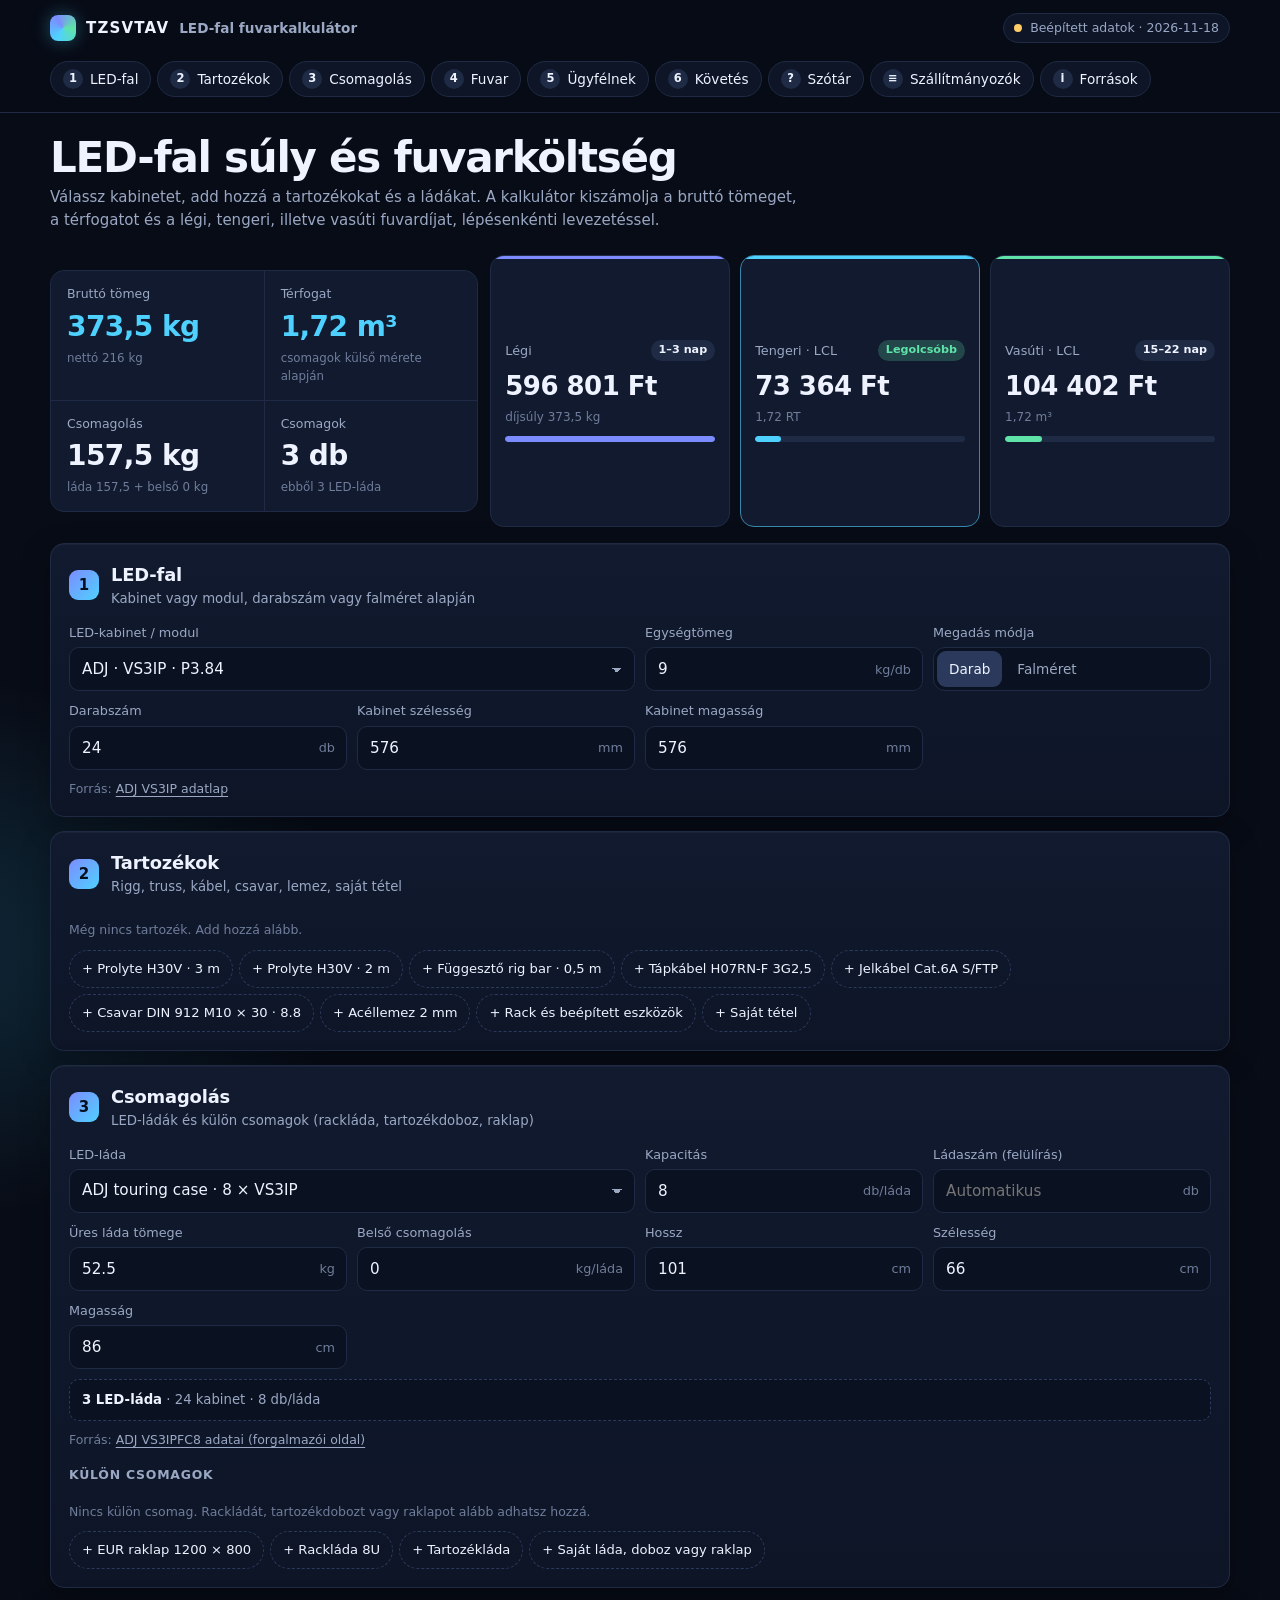
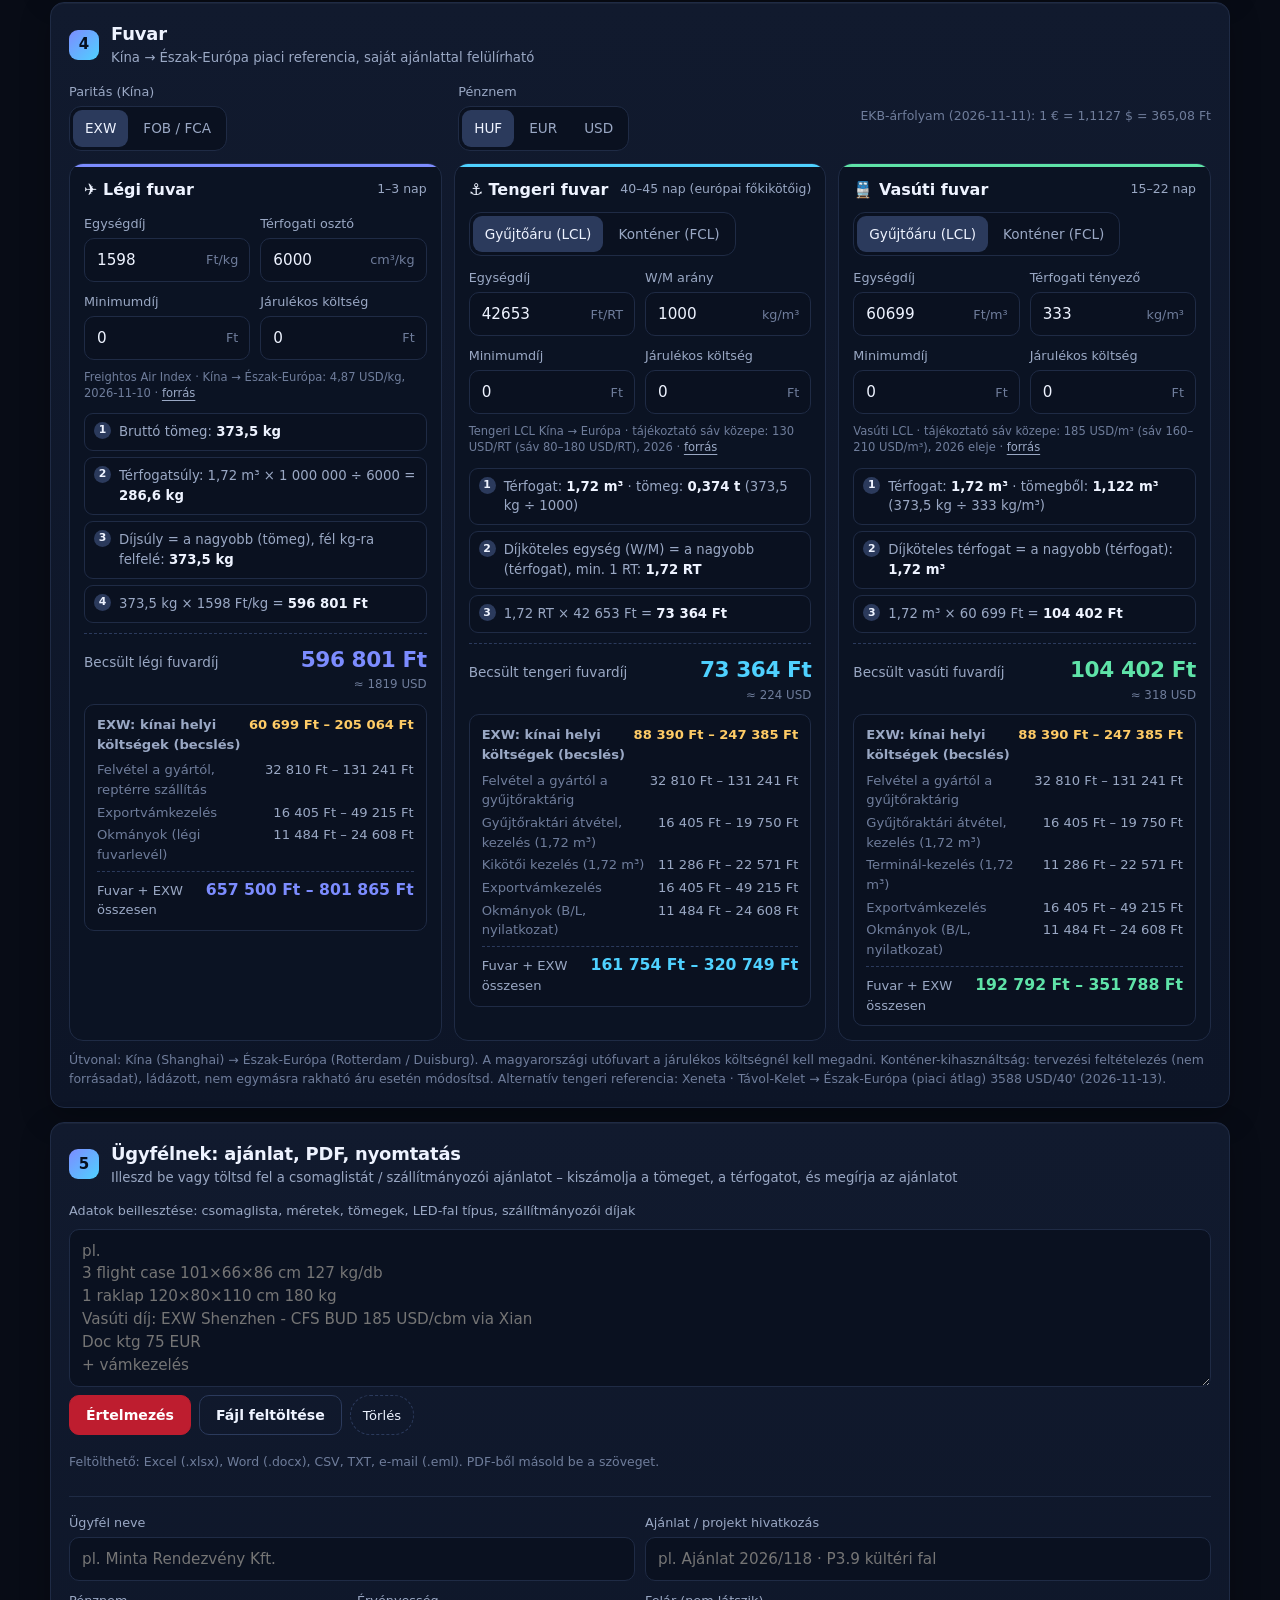
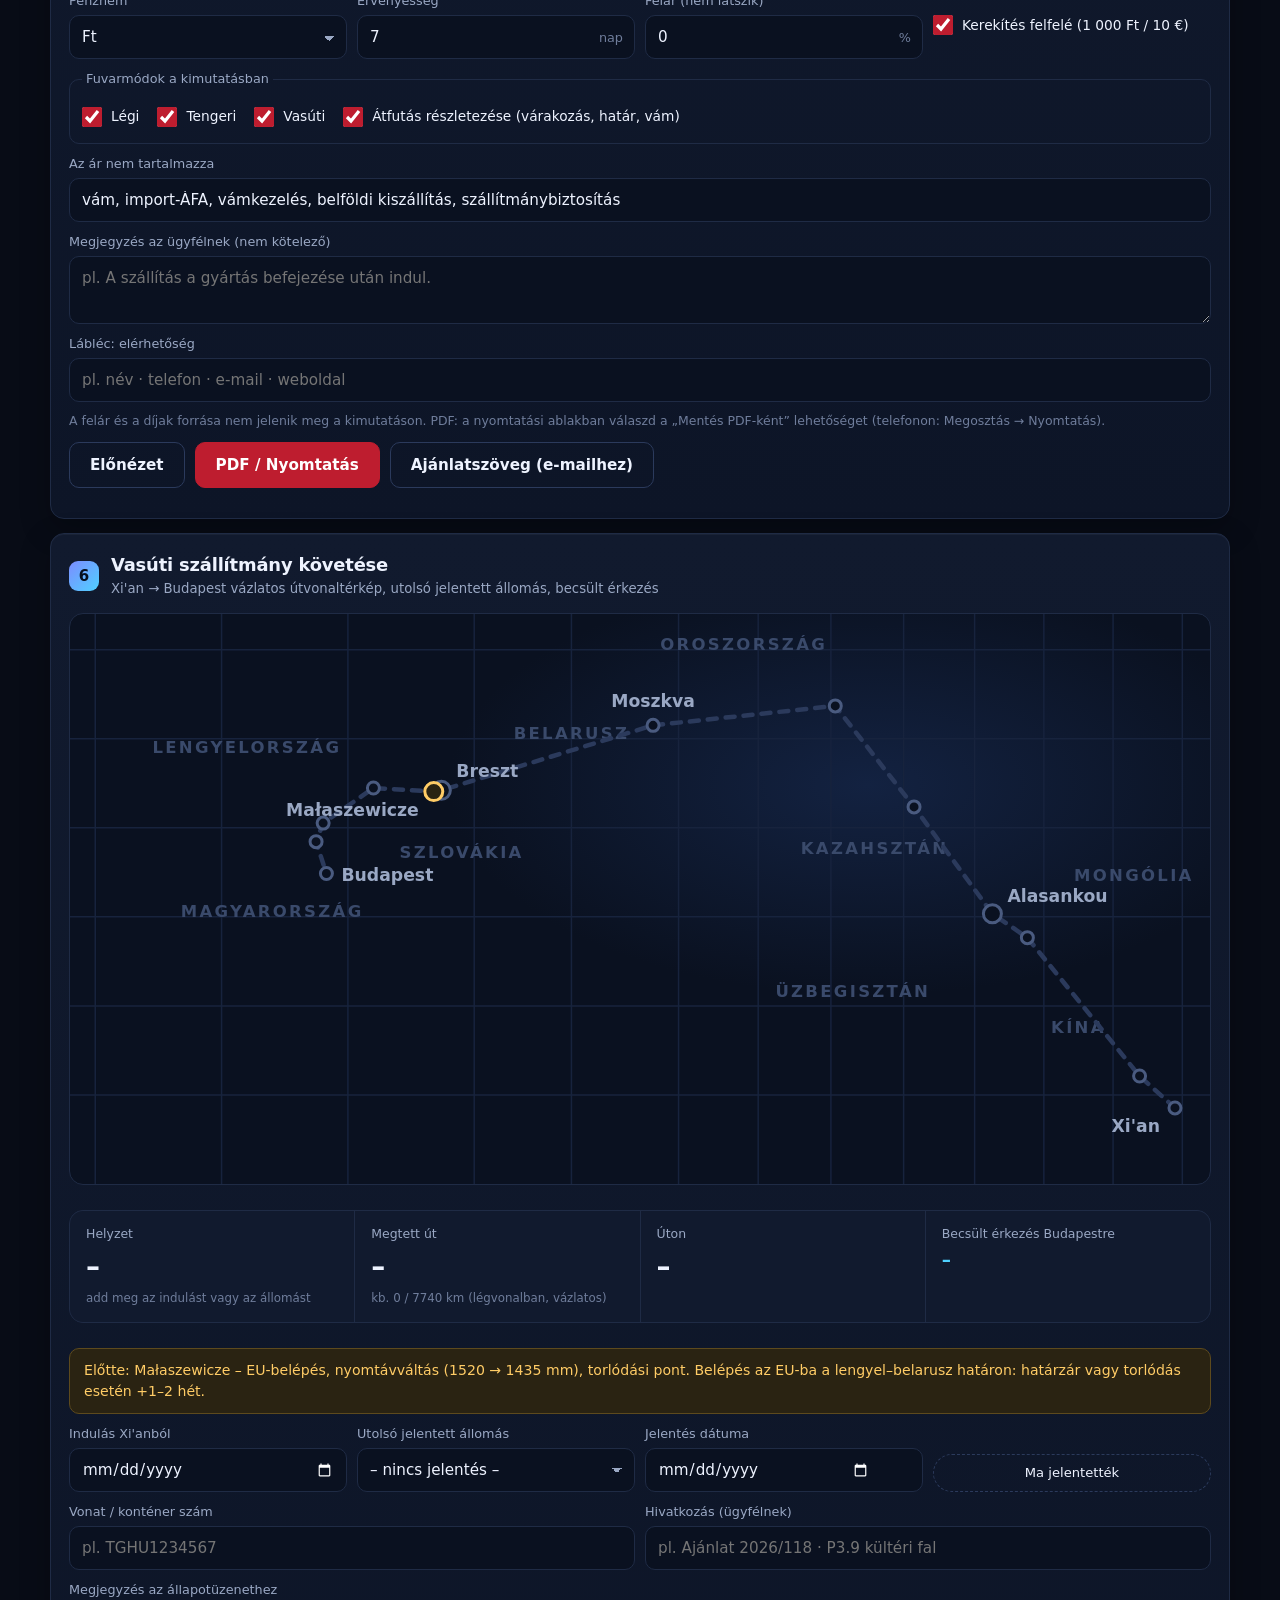
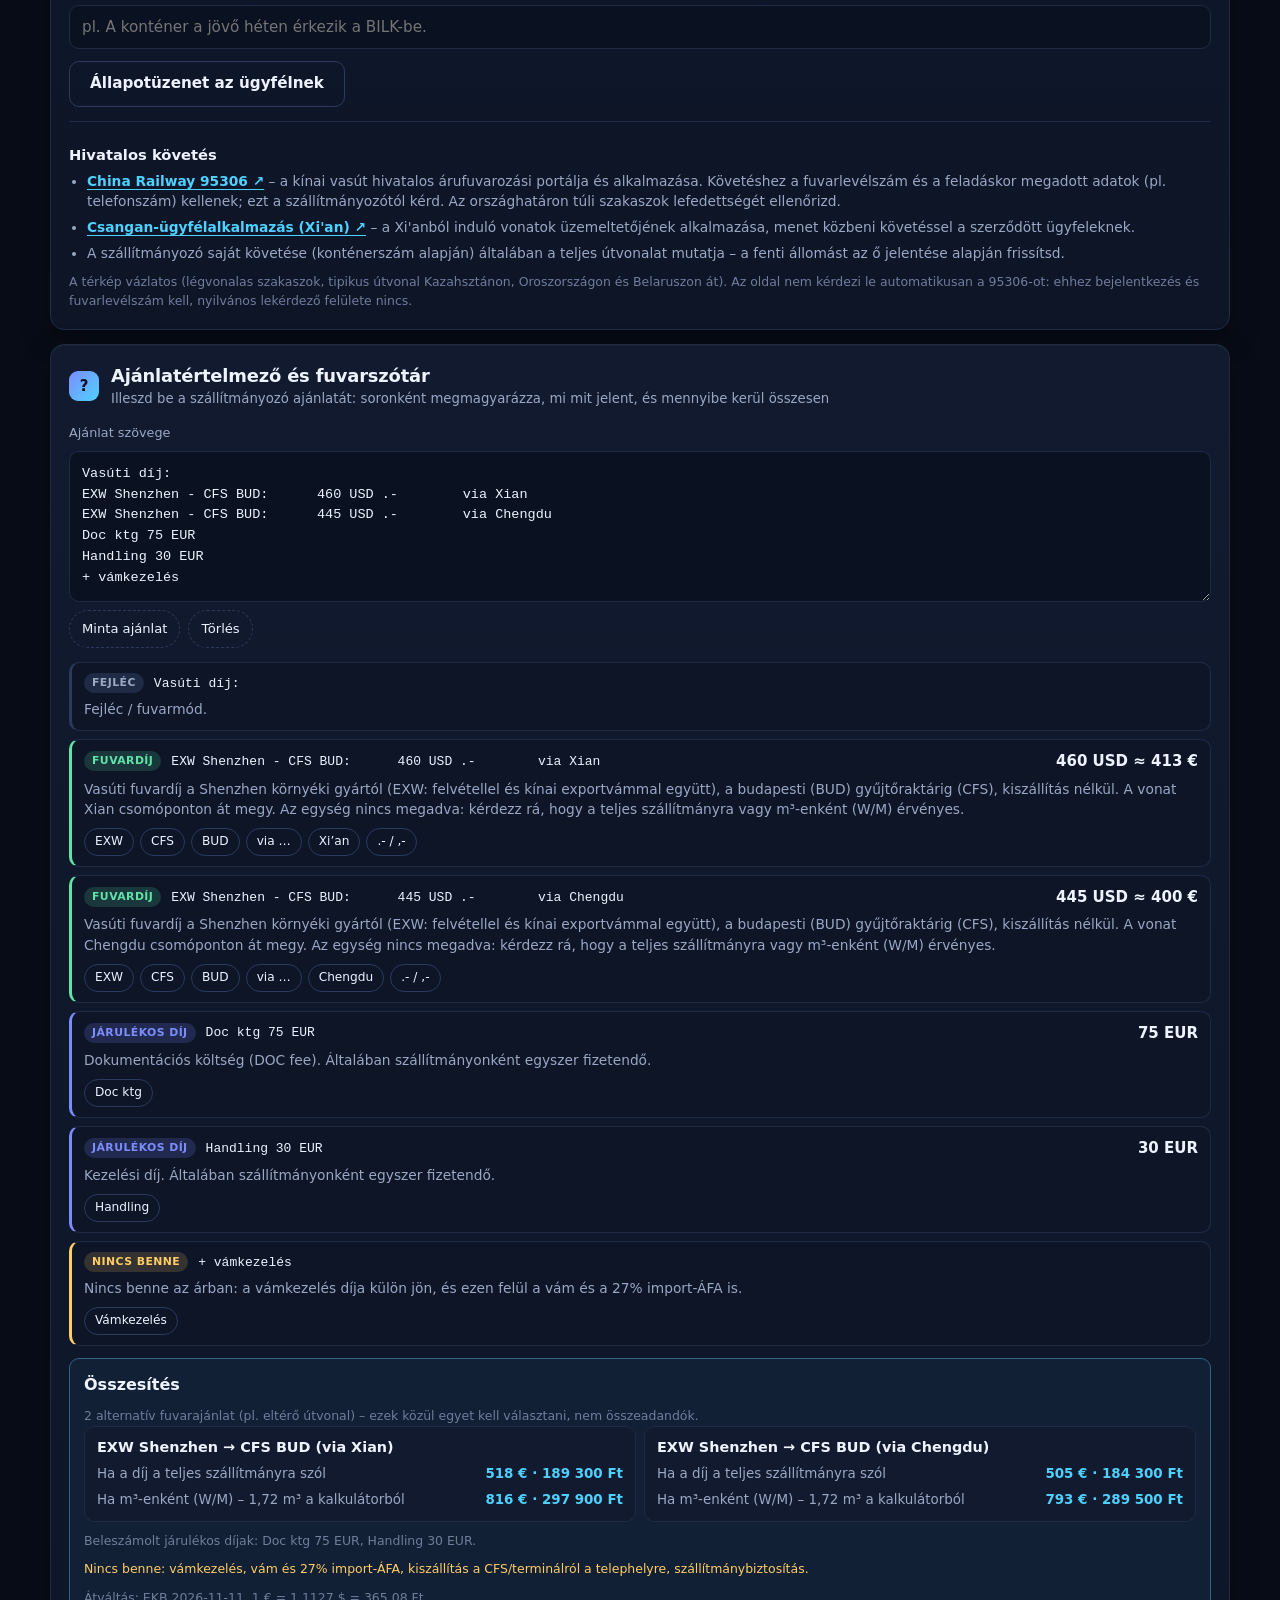
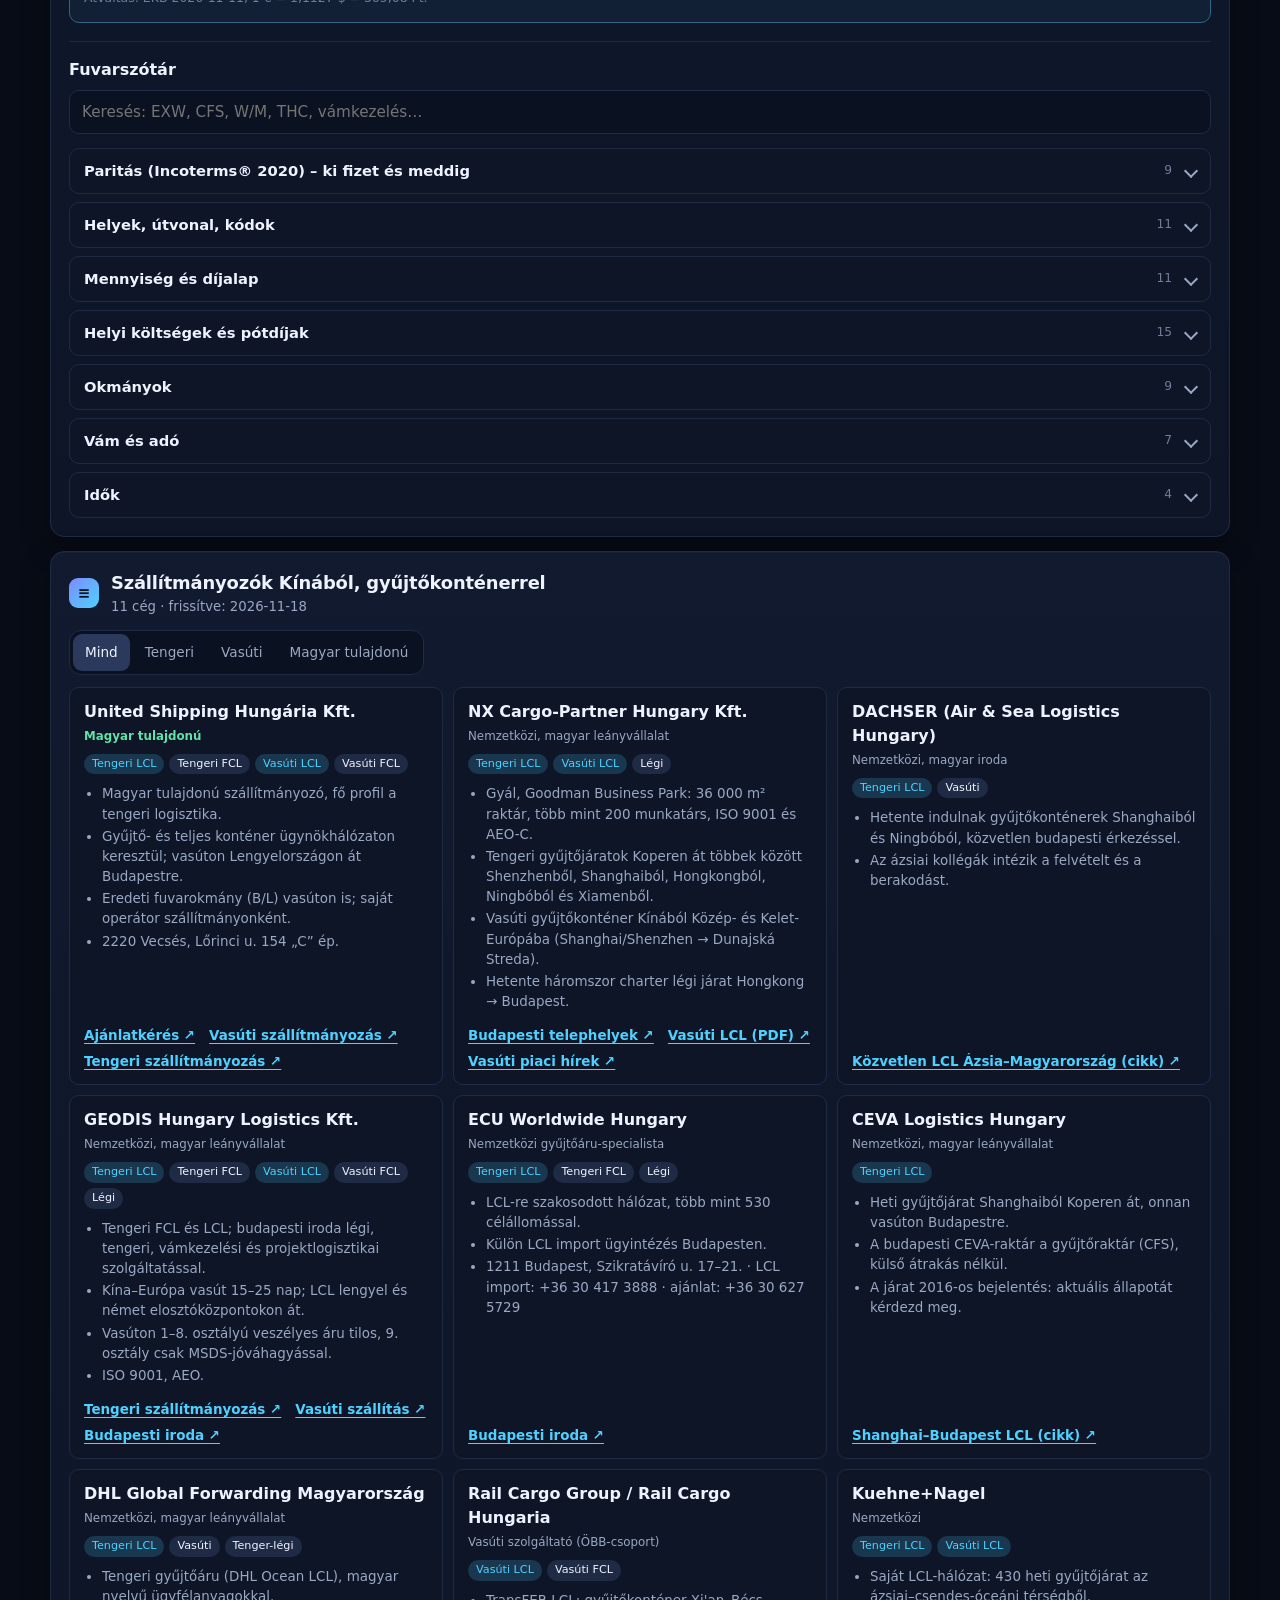
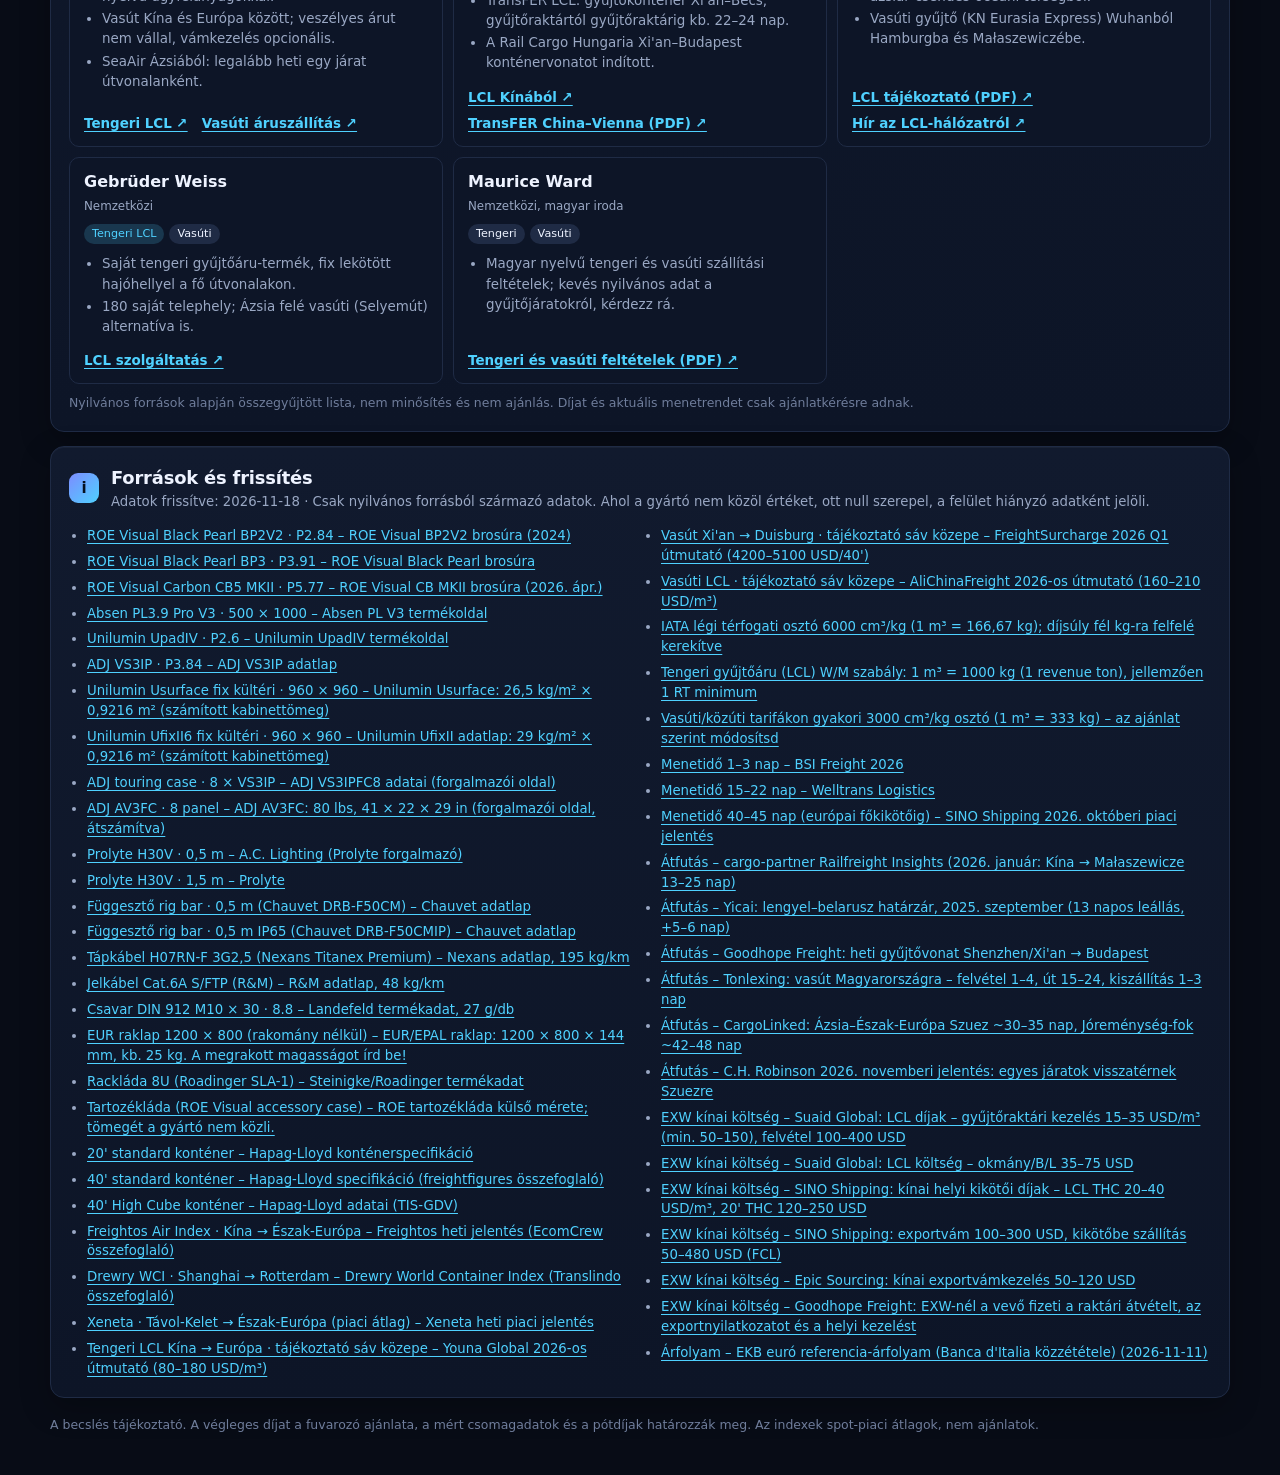
<file: led-fuvar/index.html>
<!doctype html>
<html lang="hu">
<head>
<meta charset="utf-8">
<meta name="viewport" content="width=device-width, initial-scale=1, viewport-fit=cover">
<meta name="theme-color" content="#080c16">
<title>LED-fal súly- és fuvarkalkulátor | TZSVTAV</title>
<meta name="description" content="LED-fal súly-, térfogat- és fuvarköltség-becslés légi, tengeri és vasúti szállításhoz, nyilvános adatokból.">
<style>:root{
  color-scheme:dark;
  --bg:#080c16;--bg2:#0c1222;--card:#111a2e;--card2:#0d1527;--line:#1f2b45;--line2:#2b3a5c;
  --text:#eef3ff;--muted:#9aa8c4;--dim:#6f7d9b;
  --accent:#4fd1ff;--accent2:#7c8cff;--ok:#5fe3a8;--warn:#ffcc66;--warnbg:#2a2312;--bad:#ff7b8a;
  --air:#7c8cff;--sea:#4fd1ff;--rail:#5fe3a8;
  --r:14px;--rs:10px;--h:44px;
  --shadow:0 1px 0 rgba(255,255,255,.04) inset,0 10px 30px rgba(0,0,0,.25);
}
*{box-sizing:border-box}
html{-webkit-text-size-adjust:100%;scroll-behavior:smooth}
body{margin:0;background:radial-gradient(1200px 600px at 80% -10%,#16224a 0,transparent 60%),radial-gradient(900px 500px at -10% 10%,#0f2a3a 0,transparent 55%),var(--bg);color:var(--text);font:15px/1.5 "Inter",system-ui,-apple-system,"Segoe UI",Roboto,sans-serif;min-height:100vh}
a{color:var(--accent);text-underline-offset:3px}
.wrap{width:min(1180px,100% - 28px);margin:0 auto}
.num{font-variant-numeric:tabular-nums}

/* Fejléc */
header.top{position:sticky;top:0;z-index:30;background:rgba(8,12,22,.82);backdrop-filter:blur(14px);-webkit-backdrop-filter:blur(14px);border-bottom:1px solid var(--line)}
.top .wrap{display:flex;align-items:center;gap:14px;min-height:56px}
.brand{display:flex;align-items:center;gap:10px;font-weight:800;letter-spacing:.08em}
.brand i{width:26px;height:26px;border-radius:8px;background:conic-gradient(from 210deg,var(--accent),var(--accent2),var(--ok),var(--accent));box-shadow:0 0 18px rgba(79,209,255,.35)}
.brand small{font-weight:600;letter-spacing:0;color:var(--muted);font-size:.85rem}
.status{margin-left:auto;display:flex;align-items:center;gap:8px;font-size:.78rem;color:var(--muted);border:1px solid var(--line);border-radius:999px;padding:5px 10px;background:var(--card2);white-space:nowrap}
.dot{width:8px;height:8px;border-radius:50%;background:var(--warn)}
.dot.live{background:var(--ok);box-shadow:0 0 10px var(--ok)}
nav.steps{display:flex;gap:6px;overflow-x:auto;scrollbar-width:none;padding:0 0 10px}
nav.steps::-webkit-scrollbar{display:none}
nav.steps a{flex:none;display:flex;align-items:center;gap:7px;padding:7px 12px;border:1px solid var(--line);border-radius:999px;color:var(--text);text-decoration:none;font-size:.85rem;background:var(--card2)}
nav.steps a b{display:grid;place-items:center;width:20px;height:20px;border-radius:50%;background:var(--line);font-size:.72rem}
nav.steps a:hover{border-color:var(--line2)}

/* Összesítő */
.hero{padding:22px 0 8px}
.hero h1{font-size:clamp(26px,4.6vw,42px);line-height:1.08;letter-spacing:-.03em;margin:0 0 6px}
.hero p{margin:0;color:var(--muted);max-width:760px}
.summary{display:grid;grid-template-columns:1.1fr 1.9fr;gap:12px;margin:16px 0}
.panel{background:linear-gradient(180deg,var(--card),var(--card2));border:1px solid var(--line);border-radius:var(--r);box-shadow:var(--shadow)}
.kpis{display:grid;grid-template-columns:1fr 1fr;gap:1px;background:var(--line);border-radius:var(--r);overflow:hidden;border:1px solid var(--line)}
.kpi{background:var(--card);padding:14px 16px;min-width:0}
.kpi dt{color:var(--muted);font-size:.78rem}
.kpi dd{margin:2px 0 0;font-size:clamp(20px,2.6vw,28px);font-weight:750;letter-spacing:-.02em}
.kpi.big dd{color:var(--accent)}
.kpi .sub{display:block;color:var(--dim);font-size:.74rem;font-weight:500;letter-spacing:0;margin-top:2px}
.kpi.na dd{color:var(--warn);font-size:1rem;padding-top:6px}
.modes{display:grid;grid-template-columns:repeat(3,1fr);gap:10px}
.mode{position:relative;padding:14px;border-radius:var(--r);border:1px solid var(--line);background:var(--card);overflow:hidden;cursor:pointer;text-align:left;color:inherit;font:inherit}
.mode::before{content:"";position:absolute;inset:0 0 auto 0;height:3px;background:var(--c)}
.mode .lbl{display:flex;justify-content:space-between;align-items:center;color:var(--muted);font-size:.8rem}
.mode .val{font-size:clamp(20px,2.4vw,26px);font-weight:780;margin:6px 0 2px;letter-spacing:-.02em}
.mode .meta{color:var(--dim);font-size:.75rem}
.mode .bar{height:6px;border-radius:6px;background:var(--line);margin-top:10px;overflow:hidden}
.mode .bar i{display:block;height:100%;background:var(--c);border-radius:6px;transition:width .3s}
.mode.best{border-color:color-mix(in srgb,var(--c) 55%,var(--line))}
.badge{display:inline-flex;align-items:center;gap:5px;padding:2px 8px;border-radius:999px;font-size:.7rem;font-weight:650;background:var(--line);color:var(--text)}
.badge.best{background:color-mix(in srgb,var(--ok) 22%,transparent);color:var(--ok)}
.mode .na{color:var(--warn);font-size:.95rem;font-weight:600}

.warn{display:none;margin:0 0 12px;padding:11px 14px;border-radius:var(--rs);border:1px solid #5d4a1d;background:var(--warnbg);color:var(--warn);font-size:.88rem}
.warn.show{display:block}
.warn ul{margin:0;padding-left:18px}

/* Szekciók */
section.card,.fcard{scroll-margin-top:118px}
section.card{margin:14px 0;padding:18px}
.card-h{display:flex;align-items:center;gap:12px;margin-bottom:14px}
.card-h .no{display:grid;place-items:center;width:30px;height:30px;border-radius:9px;background:linear-gradient(135deg,var(--accent2),var(--accent));color:#06101f;font-weight:800;flex:none}
.card-h h2{margin:0;font-size:1.12rem;letter-spacing:-.01em}
.card-h p{margin:0;color:var(--muted);font-size:.83rem}
.grid{display:grid;grid-template-columns:repeat(4,minmax(0,1fr));gap:10px}
.c2{grid-column:span 2}.c4{grid-column:1/-1}
label{display:grid;grid-template-rows:1fr auto;align-items:end;gap:5px;color:var(--muted);font-size:.8rem;min-width:0}
input,select{width:100%;min-width:0;height:var(--h);padding:0 12px;border-radius:var(--rs);border:1px solid var(--line);background:#0a1120;color:var(--text);font:inherit;font-size:.95rem}
input[type=number]{-moz-appearance:textfield;appearance:textfield;font-variant-numeric:tabular-nums}
input::-webkit-inner-spin-button,input::-webkit-outer-spin-button{-webkit-appearance:none;margin:0}
select{appearance:none;-webkit-appearance:none;padding-right:34px;text-overflow:ellipsis;background-image:linear-gradient(45deg,transparent 50%,var(--muted) 50%),linear-gradient(135deg,var(--muted) 50%,transparent 50%);background-position:calc(100% - 17px) 52%,calc(100% - 12px) 52%;background-size:5px 5px;background-repeat:no-repeat}
input:focus,select:focus{outline:none;border-color:var(--accent);box-shadow:0 0 0 3px rgba(79,209,255,.18)}
input.missing{border-color:#7a6224;background:#1d1a10}
input.missing::placeholder{color:var(--warn)}
.unit{position:relative}
.unit input{padding-right:52px}
.unit em{position:absolute;right:12px;bottom:0;height:var(--h);display:flex;align-items:center;font-style:normal;color:var(--dim);font-size:.8rem;pointer-events:none}
.src{margin:10px 0 0;color:var(--dim);font-size:.78rem}
.src.warnc{color:var(--warn)}
.src a{color:var(--muted)}
.seg{display:inline-flex;padding:3px;border:1px solid var(--line);border-radius:12px;background:#0a1120;gap:3px}
.seg button{border:0;background:transparent;color:var(--muted);font:inherit;font-size:.85rem;padding:8px 12px;border-radius:9px;cursor:pointer;min-height:36px}
.seg button[aria-pressed=true]{background:var(--line2);color:var(--text)}
.info{margin-top:10px;padding:10px 12px;border-radius:var(--rs);background:#0a1120;border:1px dashed var(--line2);color:var(--muted);font-size:.83rem}
.info b{color:var(--text)}

.rows{display:grid;gap:8px;margin-top:4px}
.row{display:grid;grid-template-columns:minmax(0,2.3fr) minmax(0,.9fr) minmax(0,.9fr) minmax(0,.8fr) 44px;gap:8px;align-items:end;padding:10px;border:1px solid var(--line);border-radius:12px;background:#0b1323}
.row .tot{height:var(--h);display:flex;align-items:center;justify-content:flex-end;font-weight:650;font-size:.9rem}
.row .name{grid-column:1/-1}
.row .src{grid-column:1/-1;margin:0}
.row.pack{grid-template-columns:minmax(0,2.2fr) repeat(3,minmax(0,.8fr)) 44px}
.row.pack .dims{grid-column:1/-2;display:grid;grid-template-columns:repeat(3,minmax(0,1fr));gap:8px}
.del{height:var(--h);border-radius:var(--rs);border:1px solid #4a2b37;background:#22141c;color:#ffb3bf;font-size:20px;cursor:pointer}
.chips{display:flex;flex-wrap:wrap;gap:6px;margin-top:10px}
.chip{border:1px dashed var(--line2);background:transparent;color:var(--text);border-radius:999px;padding:8px 12px;font:inherit;font-size:.82rem;cursor:pointer;min-height:38px}
.chip:hover{border-style:solid;border-color:var(--accent)}
.subt{margin:16px 0 8px;font-size:.78rem;letter-spacing:.06em;text-transform:uppercase;color:var(--muted);font-weight:700}

/* Fuvar */
.fx{display:flex;flex-wrap:wrap;gap:10px;align-items:center;justify-content:space-between;margin-bottom:12px}
.fxnote{color:var(--dim);font-size:.78rem}
.freight{display:grid;grid-template-columns:repeat(3,minmax(0,1fr));gap:12px}
.fcard{border:1px solid var(--line);border-radius:var(--r);padding:14px;background:#0b1323;position:relative;overflow:hidden}
.fcard::before{content:"";position:absolute;inset:0 0 auto 0;height:3px;background:var(--c)}
.fcard h3{margin:0;display:flex;align-items:center;justify-content:space-between;gap:8px;font-size:1rem}
.fcard h3 span{color:var(--muted);font-weight:500;font-size:.78rem}
.fcard .grid{grid-template-columns:repeat(2,minmax(0,1fr));margin-top:12px}
.ratebadge{display:block;margin:10px 0 0;color:var(--dim);font-size:.72rem;line-height:1.35}
.ratebadge a{color:var(--muted)}
.steps-out{margin:12px 0 0;padding:0;list-style:none;display:grid;gap:6px;counter-reset:s}
.steps-out li{position:relative;padding:8px 10px 8px 34px;border-radius:9px;background:#0a1120;border:1px solid var(--line);font-size:.83rem;color:var(--muted);counter-increment:s}
.steps-out li::before{content:counter(s);position:absolute;left:9px;top:8px;width:17px;height:17px;border-radius:50%;background:var(--line2);color:var(--text);font-size:.68rem;display:grid;place-items:center;font-weight:700}
.steps-out li b{color:var(--text);font-weight:650}
.total{display:flex;justify-content:space-between;align-items:baseline;gap:8px;margin-top:10px;padding-top:10px;border-top:1px dashed var(--line2)}
.total span{color:var(--muted);font-size:.85rem}
.total b{font-size:1.35rem;color:var(--c);letter-spacing:-.02em}
.total b.na{color:var(--warn);font-size:.9rem;font-weight:600;text-align:right}
.total small{display:block;text-align:right;color:var(--dim);font-size:.74rem;font-weight:500}

/* Források */
.sources{columns:2;column-gap:24px;margin:0;padding-left:18px;color:var(--muted);font-size:.83rem}
.sources li{break-inside:avoid;margin:0 0 6px}
footer{margin:18px 0 40px;color:var(--dim);font-size:.78rem}

/* Alsó dokk mobilon */
.dock{display:none}
[hidden]{display:none!important}

@media (max-width:980px){
  .summary{grid-template-columns:1fr}
  .freight{grid-template-columns:1fr}
}
@media (max-width:720px){
  :root{--h:46px}
  .wrap{width:min(100% - 20px,1180px)}
  .brand small{display:none}
  .hero{padding:14px 0 4px}
  .hero p{font-size:.88rem}
  .modes{grid-template-columns:1fr}
  .mode{display:grid;grid-template-columns:1fr auto;align-items:center;column-gap:10px;padding:12px 14px}
  .mode .lbl{grid-column:1}
  .mode .val{grid-column:2;grid-row:1/3;margin:0;font-size:1.25rem;text-align:right}
  .mode .meta{grid-column:1}
  .mode .bar{grid-column:1/-1}
  .kpi{padding:11px 12px}
  .kpi dd{font-size:1.3rem}
  section.card{padding:14px;margin:12px 0}
  .grid{grid-template-columns:repeat(2,minmax(0,1fr))}
  .c2{grid-column:1/-1}
  input,select{font-size:16px}
  .row{grid-template-columns:minmax(0,1fr) minmax(0,1fr) 46px}
  .row .q,.row .k{grid-column:span 1}
  .row .tot{grid-column:1/-2;justify-content:flex-start;height:auto;color:var(--muted)}
  .row .del{grid-column:3;grid-row:2}
  .row.pack{grid-template-columns:repeat(3,minmax(0,1fr)) 46px}
  .row.pack .name{grid-column:1/-1}
  .row.pack .dims{grid-column:1/-1}
  .row.pack .del{grid-column:4;grid-row:2}
  .sources{columns:1}
  body{padding-bottom:calc(76px + env(safe-area-inset-bottom))}
  .dock{display:grid;grid-template-columns:repeat(4,minmax(0,1fr));position:fixed;left:0;right:0;bottom:0;z-index:40;background:rgba(8,12,22,.94);backdrop-filter:blur(14px);-webkit-backdrop-filter:blur(14px);border-top:1px solid var(--line);padding:8px 6px calc(8px + env(safe-area-inset-bottom))}
  .dock a{display:grid;text-align:center;text-decoration:none;color:var(--text);min-width:0}
  .dock span{font-size:.66rem;color:var(--muted)}
  .dock b{font-size:.88rem;white-space:nowrap;overflow:hidden;text-overflow:ellipsis;font-variant-numeric:tabular-nums}
  .dock a:nth-child(1) b{color:var(--accent)}
  .dock a:nth-child(2) b{color:var(--air)}
  .dock a:nth-child(3) b{color:var(--sea)}
  .dock a:nth-child(4) b{color:var(--rail)}
  .dock.alert{box-shadow:0 -2px 0 #7a6224 inset}
}
/* Ajánlatértelmező + szótár */
.qwrap{display:grid;gap:8px}
.qlbl{display:block;color:var(--muted);font-size:.8rem}
textarea#qText{width:100%;min-height:150px;padding:12px;border-radius:var(--rs);border:1px solid var(--line);background:#0a1120;color:var(--text);font:13.5px/1.55 ui-monospace,SFMono-Regular,Menlo,Consolas,monospace;resize:vertical}
textarea#qText:focus{outline:none;border-color:var(--accent);box-shadow:0 0 0 3px rgba(79,209,255,.18)}
.qbtns{display:flex;gap:8px;flex-wrap:wrap}
.qlist{list-style:none;margin:6px 0 0;padding:0;display:grid;gap:8px}
.qlist li{border:1px solid var(--line);border-left:3px solid var(--line2);border-radius:var(--rs);padding:10px 12px;background:var(--card2)}
.qlist li.q-freight{border-left-color:var(--rail)}
.qlist li.q-fee{border-left-color:var(--accent2)}
.qlist li.q-excluded{border-left-color:var(--warn)}
.qline{display:flex;flex-wrap:wrap;align-items:center;gap:6px 10px}
.qline code{font:13px ui-monospace,SFMono-Regular,Menlo,Consolas,monospace;color:var(--text);white-space:pre-wrap;word-break:break-word;flex:1 1 220px}
.qtag{font-size:.68rem;font-weight:700;text-transform:uppercase;letter-spacing:.04em;color:var(--muted);background:var(--line);border-radius:999px;padding:2px 8px}
.q-freight .qtag{color:var(--rail);background:color-mix(in srgb,var(--rail) 16%,transparent)}
.q-fee .qtag{color:var(--accent2);background:color-mix(in srgb,var(--accent2) 18%,transparent)}
.q-excluded .qtag{color:var(--warn);background:color-mix(in srgb,var(--warn) 16%,transparent)}
.qamt{font-variant-numeric:tabular-nums;white-space:nowrap}
.qex{margin:6px 0 0;color:var(--muted);font-size:.86rem}
.qterms{display:flex;flex-wrap:wrap;gap:6px;margin-top:8px}
.qterms .chip{min-height:28px;padding:3px 10px;font-size:.76rem;text-decoration:none;border-style:solid}
.qsum{margin-top:12px;padding:14px;border-radius:var(--rs);border:1px solid color-mix(in srgb,var(--accent) 35%,var(--line));background:color-mix(in srgb,var(--accent) 6%,var(--card2))}
.qsum h3,.gh{margin:0 0 8px;font-size:1rem}
.qtbl{display:grid;grid-template-columns:repeat(auto-fit,minmax(240px,1fr));gap:8px}
.qopt{padding:10px 12px;border-radius:var(--rs);background:var(--card);border:1px solid var(--line)}
.qopt>b{display:block;margin-bottom:6px;font-size:.9rem}
.qopt p{margin:0}
.qcalc{list-style:none;margin:0;padding:0;display:grid;gap:6px}
.qcalc li{display:flex;justify-content:space-between;gap:10px;font-size:.84rem;color:var(--muted)}
.qcalc li b{color:var(--accent);white-space:nowrap;font-variant-numeric:tabular-nums}
.gwrap{margin-top:18px;padding-top:16px;border-top:1px solid var(--line)}
#gSearch{margin-bottom:6px}
.ggrp{margin-top:8px}
.ggrp summary{display:flex;align-items:center;justify-content:space-between;gap:10px;min-height:46px;padding:8px 14px;border:1px solid var(--line);border-radius:var(--rs);background:var(--card2);cursor:pointer;list-style:none;font-weight:650;font-size:.92rem}
.ggrp summary::-webkit-details-marker{display:none}
.ggrp summary::after{content:"";width:8px;height:8px;border-right:2px solid var(--muted);border-bottom:2px solid var(--muted);transform:rotate(45deg);margin-left:4px;transition:transform .2s}
.ggrp[open] summary::after{transform:rotate(-135deg)}
.ggrp summary small{margin-left:auto;color:var(--dim);font-weight:500}
.ggrp[open] summary{border-color:var(--line2)}
.ggrp .gdl{margin-top:6px}
.gdl{margin:0;display:grid;grid-template-columns:minmax(150px,230px) 1fr;border:1px solid var(--line);border-radius:var(--rs);overflow:hidden}
.gdl dt,.gdl dd{margin:0;padding:10px 12px;border-top:1px solid var(--line);background:var(--card2)}
.gdl dt:first-of-type,.gdl dt:first-of-type+dd{border-top:0}
.gdl dt{display:flex;flex-direction:column;gap:2px;scroll-margin-top:130px;transition:background .3s}
.gdl dt b{font-size:.95rem}
.gdl dt span{color:var(--dim);font-size:.76rem}
.gdl dd{color:var(--muted);font-size:.87rem}
.gdl dt.hl,.gdl dt.hl+dd{background:color-mix(in srgb,var(--accent) 16%,var(--card2))}
@media (max-width:720px){
  .gdl{grid-template-columns:1fr}
  .gdl dd{border-top:0;padding-top:0}
  .qcalc li{flex-direction:column;gap:0}
}
/* Ügyfél-kimutatás: űrlap */
.grid.g2{grid-template-columns:repeat(2,minmax(0,1fr))}
.docrow{margin-top:10px}
label.chk{display:flex;align-items:center;gap:9px;grid-template-rows:none;min-height:var(--h);color:var(--text);font-size:.86rem;cursor:pointer}
label.chk input{width:20px;height:20px;min-width:20px;accent-color:#be1d2f;margin:0}
label.full{display:grid;grid-template-rows:auto;margin-top:10px}
#s-ugyfel textarea{width:100%;padding:10px 12px;border-radius:var(--rs);border:1px solid var(--line);background:#0a1120;color:var(--text);font:inherit;font-size:.95rem;resize:vertical}
#s-ugyfel textarea:focus{outline:none;border-color:var(--accent);box-shadow:0 0 0 3px rgba(79,209,255,.18)}
.docmodes{display:flex;flex-wrap:wrap;gap:4px 18px;margin:10px 0 0;padding:6px 12px 4px;border:1px solid var(--line);border-radius:var(--rs)}
.docmodes legend{color:var(--muted);font-size:.8rem;padding:0 4px}
.docbtns{display:flex;gap:10px;flex-wrap:wrap;margin-top:12px}
.btn{min-height:46px;padding:0 20px;border-radius:var(--rs);font:inherit;font-weight:650;font-size:.95rem;cursor:pointer;border:1px solid var(--line2);background:transparent;color:var(--text)}
.btn.primary{background:#be1d2f;border-color:#be1d2f;color:#fff}
.btn.primary:hover{background:#d42438}
.btn.ghost:hover{border-color:var(--text)}

/* Előnézet */
body.doc-open{overflow:hidden}
#docWrap{position:fixed;inset:0;z-index:80;background:rgba(5,8,15,.86);backdrop-filter:blur(6px);-webkit-backdrop-filter:blur(6px);display:flex;flex-direction:column}
#docWrap[hidden]{display:none}
.doc-bar{display:flex;align-items:center;gap:8px;padding:10px max(12px,env(safe-area-inset-left));padding-top:max(10px,env(safe-area-inset-top));border-bottom:1px solid var(--line);background:var(--bg)}
.doc-bar span{flex:1}
.doc-bar .btn{min-height:40px;padding:0 14px;font-size:.88rem}
.doc-scroll{flex:1;overflow:auto;padding:18px 10px 40px;-webkit-overflow-scrolling:touch}
#docSheet{max-width:820px;margin:0 auto}

/* A kimutatás (képernyőn és nyomtatásban) */
.doc{--r:#be1d2f;--g:#414143;--k:#111;--m:#6b6b70;--l:#e4e4e7;background:#fff;color:var(--k);font:13px/1.5 "Inter",system-ui,-apple-system,"Segoe UI",Roboto,Arial,sans-serif;padding:34px 40px 26px;border-radius:6px;box-shadow:0 20px 60px rgba(0,0,0,.4)}
.doc *{box-sizing:border-box}
.doc-head{display:flex;justify-content:space-between;align-items:flex-end;gap:20px;padding-bottom:16px;border-bottom:3px solid var(--r)}
.doc-head img{width:230px;max-width:48%;height:auto;display:block}
.doc-title{text-align:right}
.doc-title h1{margin:0;font-size:20px;letter-spacing:.04em;text-transform:uppercase;color:var(--g);font-weight:800}
.doc-title p{margin:2px 0 0;color:var(--m);font-size:12px}
.doc-title .doc-ref{color:var(--k);font-weight:650}
.doc-who{display:flex;gap:28px;flex-wrap:wrap;margin-top:16px;padding:12px 14px;background:#f6f6f7;border-radius:6px}
.doc-who span,.doc-grid span{display:block;font-size:10.5px;letter-spacing:.06em;text-transform:uppercase;color:var(--m)}
.doc-who b{font-size:14px}
.doc h2{margin:20px 0 8px;font-size:12px;letter-spacing:.08em;text-transform:uppercase;color:var(--r)}
.doc-grid{display:grid;grid-template-columns:repeat(4,1fr);border:1px solid var(--l);border-radius:6px;overflow:hidden}
.doc-grid>div{padding:10px 12px;border-left:1px solid var(--l)}
.doc-grid>div:first-child{border-left:0}
.doc-grid b{display:block;font-size:16px;font-variant-numeric:tabular-nums}
.doc-grid small{display:block;color:var(--m);font-size:10.5px;line-height:1.3;margin-top:2px}
.doc-tbl{width:100%;border-collapse:collapse;font-size:12.5px}
.doc-tbl th{text-align:left;font-size:10.5px;letter-spacing:.05em;text-transform:uppercase;color:#fff;background:var(--g);padding:8px 10px;font-weight:650}
.doc-tbl th:last-child,.doc-tbl td.num{text-align:right}
.doc-tbl td{padding:10px;border-bottom:1px solid var(--l);vertical-align:top}
.doc-tbl td.num{font-weight:800;font-size:15px;white-space:nowrap;font-variant-numeric:tabular-nums}
.doc-tbl tr.best td{background:#fbeef0}
.doc-tbl tr.best td:first-child{box-shadow:inset 4px 0 0 var(--r)}
.doc-tbl tr.best td.num{color:var(--r)}
.doc-tbl em{display:inline-block;margin-left:8px;padding:1px 7px;border-radius:999px;background:var(--r);color:#fff;font-style:normal;font-size:10px;font-weight:700;letter-spacing:.03em;vertical-align:1px}
.doc-tbl th:nth-child(2),.doc-tbl td:nth-child(2){width:26%}
.doc-tbl td small{display:block;color:var(--m);font-size:10.5px;font-weight:400}
.doc-steps{display:grid;grid-template-columns:repeat(auto-fit,minmax(200px,1fr));gap:10px}
.doc-step{border:1px solid var(--l);border-radius:6px;padding:10px 12px;break-inside:avoid}
.doc-step-h{display:flex;justify-content:space-between;align-items:baseline;gap:8px;border-bottom:2px solid var(--g);padding-bottom:5px;margin-bottom:6px}
.doc-step-h b{font-size:12.5px}
.doc-step-h span{font-weight:800;color:var(--r);white-space:nowrap}
.doc-step ol{list-style:none;margin:0;padding:0;font-size:11px}
.doc-step li{display:flex;justify-content:space-between;gap:8px;padding:2px 0;border-bottom:1px dotted var(--l)}
.doc-step li span{color:#333}
.doc-step li b{white-space:nowrap;font-weight:650}
.doc-step p{margin:6px 0 0;font-size:10.5px;color:var(--m);line-height:1.4}
.doc-step p.risk{color:#7a1220}
.doc-info ul{margin:16px 0 0;padding-left:18px;color:#333;font-size:12px}
.doc-info li{margin:3px 0}
.doc-info li.doc-note{color:var(--k);font-weight:600;white-space:pre-line}
.doc-disc{margin:12px 0 0;color:var(--m);font-size:10.5px;line-height:1.45}
.doc-foot{display:flex;justify-content:space-between;gap:12px;margin-top:22px;padding-top:10px;border-top:1px solid var(--l);font-size:11px;color:var(--g)}
.doc-tag{font-weight:700;letter-spacing:.14em;color:var(--r)}
@media (max-width:640px){
  .grid.g2{grid-template-columns:1fr}
  .doc{padding:20px 16px;font-size:12px}
  .doc-head{flex-direction:column;align-items:flex-start}
  .doc-head img{max-width:70%;width:210px}
  .doc-title{text-align:left}
  .doc-grid{grid-template-columns:1fr 1fr}
  .doc-grid>div:nth-child(3){border-left:0}
  .doc-grid>div:nth-child(n+3){border-top:1px solid var(--l)}
  .doc-tbl thead{display:none}
  .doc-tbl tr{display:grid;grid-template-columns:1fr auto;border-bottom:1px solid var(--l)}
  .doc-tbl td{border:0;padding:6px 10px}
  .doc-tbl td:nth-child(1){grid-column:1/-1;padding-top:10px}
  .doc-tbl td:nth-child(2),.doc-tbl td:nth-child(3){grid-column:1;color:var(--m);font-size:11.5px;padding-top:0}
  .doc-tbl td.num{grid-column:2;grid-row:2/4;align-self:center}
  .doc-tbl tr.best{background:#fbeef0;box-shadow:inset 4px 0 0 var(--r)}
  .doc-tbl tr.best td{background:none}
  .doc-tbl tr.best td:first-child{box-shadow:none}
}
@page{size:A4;margin:15mm 20mm 13mm}
@media print{
  :root,html,body{color-scheme:light!important;background:#fff!important}
  .doc h2{margin:14px 0 6px}
  .doc-head{padding-bottom:12px}
  .doc-head img{width:200px}
  .doc-who{margin-top:12px;padding:9px 12px}
  .doc-grid>div{padding:8px 10px}
  .doc-tbl td{padding:7px 9px}
  .doc-tbl th{padding:6px 9px}
  .doc-step{padding:8px 10px}
  .doc-info ul{margin-top:12px;font-size:11px}
  .doc-foot{margin-top:14px}
  body>*:not(#docWrap){display:none!important}
  #docWrap,#docWrap[hidden]{display:block!important;position:static;background:none;backdrop-filter:none}
  .doc-bar{display:none!important}
  .doc-scroll{padding:0;overflow:visible}
  #docSheet{max-width:none}
  .doc-step ol{font-size:10.5px}
  .doc-step p{font-size:10px;margin-top:4px}
  .doc-tbl td.num{font-size:14px}
  .doc{box-shadow:none;border-radius:0;padding:0;font-size:11.5px;-webkit-print-color-adjust:exact;print-color-adjust:exact}
  .doc-grid{grid-template-columns:repeat(4,1fr)!important}
  .doc-tbl thead{display:table-header-group!important}
  .doc-tbl tr{display:table-row!important}
  .doc-tbl td{display:table-cell!important;border-bottom:1px solid #e4e4e7!important}
}
/* Szállítmányozók */
#fwdFilter{margin-bottom:12px;flex-wrap:wrap}
.fwd-grid{display:grid;grid-template-columns:repeat(auto-fill,minmax(300px,1fr));gap:10px}
.fwd{border:1px solid var(--line);border-radius:var(--rs);background:var(--card2);padding:12px 14px;display:flex;flex-direction:column;gap:8px;min-width:0}
.fwd-h{display:flex;flex-direction:column;gap:4px}
.fwd-h h3{margin:0;font-size:1rem}
.fwd-tag{font-size:.74rem;color:var(--muted)}
.fwd-tag.hu{color:var(--ok);font-weight:650}
.fwd-modes{display:flex;flex-wrap:wrap;gap:5px}
.fwd-mode{font-size:.7rem;padding:2px 8px;border-radius:999px;background:var(--line);color:var(--text)}
.fwd-mode.lcl{background:color-mix(in srgb,var(--accent) 18%,transparent);color:var(--accent)}
.fwd ul{margin:0;padding-left:18px;color:var(--muted);font-size:.84rem}
.fwd li{margin:2px 0}
.fwd-links{display:flex;flex-wrap:wrap;gap:6px 14px;margin-top:auto;padding-top:4px;font-size:.84rem}
.fwd-links a{font-weight:600}
/* Adatbeolvasás */
.intake{display:grid;gap:8px;margin-bottom:16px;padding-bottom:16px;border-bottom:1px solid var(--line)}
#inText,.doctext{width:100%;min-height:130px;padding:12px;border-radius:var(--rs);border:1px solid var(--line);background:#0a1120;color:var(--text);font:13.5px/1.55 ui-monospace,SFMono-Regular,Menlo,Consolas,monospace;resize:vertical}
.doctext{font:14px/1.55 "Inter",system-ui,sans-serif;min-height:260px;margin-top:10px}
#inText:focus,.doctext:focus{outline:none;border-color:var(--accent);box-shadow:0 0 0 3px rgba(79,209,255,.18)}
.btn.sm{min-height:40px;padding:0 16px;font-size:.88rem}
.filebtn{display:inline-flex;align-items:center;cursor:pointer;position:relative;overflow:hidden}
.filebtn input{position:absolute;inset:0;opacity:0;cursor:pointer}
.in-h{margin:10px 0 4px;font-size:.92rem}
.in-tbl{width:100%;border-collapse:collapse;font-size:.84rem}
.in-tbl th{text-align:left;color:var(--muted);font-weight:600;font-size:.76rem;padding:6px;border-bottom:1px solid var(--line)}
.in-tbl td{padding:6px;border-bottom:1px solid var(--line);vertical-align:middle}
.in-tbl td.l{color:var(--muted);font-size:.78rem;max-width:280px;overflow-wrap:anywhere}
.in-tbl select,.in-q select{height:34px;font-size:.8rem;padding:0 28px 0 8px;width:auto}
.in-sum{margin-top:8px}
.in-cab{display:flex;flex-wrap:wrap;align-items:center;justify-content:space-between;gap:8px;padding:8px 10px;border:1px solid var(--line);border-radius:var(--rs);background:var(--card2);font-size:.88rem}
.in-q{list-style:none;margin:0;padding:0;display:grid;gap:6px}
.in-q li{display:flex;flex-wrap:wrap;align-items:center;gap:6px 10px;padding:8px 10px;border:1px solid var(--line);border-left:3px solid var(--line2);border-radius:var(--rs);background:var(--card2)}
.in-q li.q-freight{border-left-color:var(--rail)}.in-q li.q-fee{border-left-color:var(--accent2)}.in-q li.q-excluded{border-left-color:var(--warn)}
.in-q code{flex:1 1 220px;font:12.5px ui-monospace,Menlo,Consolas,monospace;white-space:pre-wrap;overflow-wrap:anywhere}
.in-q .tagm{font-size:.75rem;color:var(--muted)}
.in-q small{flex-basis:100%;font-size:.75rem}
.warnc{color:var(--warn)}
@media (max-width:640px){.in-tbl th:nth-child(1),.in-tbl td.l{display:none}}
/* Követés */
.tr-wrap{display:grid;gap:10px}
.tr-mapbox{border:1px solid var(--line);border-radius:var(--r);background:radial-gradient(600px 300px at 70% 30%,#132241 0,transparent 70%),#0a1120;overflow:hidden}
.tr-map{display:block;width:100%;height:auto}
.tr-map .grid line{stroke:#17233d;stroke-width:1}
.tr-map .cty{fill:#3a4a6b;font:600 11px Inter,system-ui,sans-serif;letter-spacing:.14em}
.tr-map .route{fill:none;stroke:#2b3a5c;stroke-width:3;stroke-linejoin:round;stroke-linecap:round;stroke-dasharray:6 6}
.tr-map .route.done{stroke:var(--rail);stroke-dasharray:none;stroke-width:3.5;filter:drop-shadow(0 0 4px rgba(95,227,168,.5))}
.tr-map .stn{fill:#0a1120;stroke:#4a5b80;stroke-width:2}
.tr-map .stn.passed{fill:var(--rail);stroke:var(--rail)}
.tr-map .stn.risk{stroke:var(--warn)}
.tr-map .stn.risk:not(.passed){fill:#2a2312}
.tr-map .stn-l{fill:var(--muted);font:600 11.5px Inter,system-ui,sans-serif}
.tr-map .train .halo{fill:rgba(190,29,47,.25);animation:trpulse 2s ease-out infinite}
.tr-map .train .dot{fill:#be1d2f;stroke:#fff;stroke-width:2}
.tr-map .train.est .dot{fill:var(--accent2)}
.tr-map .train.est .halo{fill:rgba(124,140,255,.25)}
@keyframes trpulse{0%{r:8;opacity:1}100%{r:18;opacity:0}}
.tr-kpis{grid-template-columns:repeat(4,1fr)}
.tr-kpis .kpi.big dd{font-size:1.15rem}
.tr-warn{margin:0}
.tr-links{margin-top:14px;padding-top:12px;border-top:1px solid var(--line)}
.tr-links ul{margin:4px 0 8px;padding-left:18px;color:var(--muted);font-size:.86rem}
.tr-links li{margin:5px 0}
.tr-links a{font-weight:650}
@media (max-width:720px){.tr-kpis{grid-template-columns:1fr 1fr}.tr-map .cty{font-size:13px}.tr-map .stn-l{font-size:14px}}
@media (prefers-reduced-motion:reduce){.tr-map .train .halo{animation:none}}
/* EXW */
.exw{margin-top:10px;padding:10px 12px;border-radius:var(--rs);background:#0a1120;border:1px solid var(--line);font-size:.82rem}
.exw:empty{display:none}
.exw .src{margin:0}
.exw-h,.exw-t{display:flex;justify-content:space-between;align-items:baseline;gap:8px}
.exw-h span{color:var(--muted);font-weight:600}
.exw-h b{color:var(--warn);white-space:nowrap}
.exw ul{list-style:none;margin:6px 0;padding:0;display:grid;gap:3px}
.exw li{display:flex;justify-content:space-between;gap:10px;color:var(--dim)}
.exw li .num{white-space:nowrap;color:var(--muted)}
.exw-t{padding-top:6px;border-top:1px dashed var(--line2)}
.exw-t span{color:var(--muted)}
.exw-t b{color:var(--c);font-size:.98rem;white-space:nowrap}
@media (prefers-reduced-motion:reduce){html{scroll-behavior:auto}.mode .bar i{transition:none}}
</style>
</head>
<body>
<header class="top">
  <div class="wrap">
    <div class="brand"><i aria-hidden="true"></i>TZSVTAV <small>LED-fal fuvarkalkulátor</small></div>
    <div class="status" id="status" title="Adatforrás állapota"><span class="dot" id="dataDot"></span><span id="dataText">Adatok betöltése…</span></div>
  </div>
  <div class="wrap"><nav class="steps" aria-label="Lépések">
    <a href="#s-fal"><b>1</b>LED-fal</a><a href="#s-tart"><b>2</b>Tartozékok</a><a href="#s-csom"><b>3</b>Csomagolás</a><a href="#s-fuvar"><b>4</b>Fuvar</a><a href="#s-ugyfel"><b>5</b>Ügyfélnek</a><a href="#s-kovetes"><b>6</b>Követés</a><a href="#s-szotar"><b>?</b>Szótár</a><a href="#s-szall"><b>≡</b>Szállítmányozók</a><a href="#s-forras"><b>i</b>Források</a>
  </nav></div>
</header>

<main class="wrap">
  <section class="hero" id="s-top">
    <h1>LED-fal súly és fuvarköltség</h1>
    <p>Válassz kabinetet, add hozzá a tartozékokat és a ládákat. A kalkulátor kiszámolja a bruttó tömeget, a térfogatot és a légi, tengeri, illetve vasúti fuvardíjat, lépésenkénti levezetéssel.</p>
  </section>

  <div class="summary">
    <dl class="kpis" id="kpis" aria-live="polite"></dl>
    <div class="modes" id="modes"></div>
  </div>
  <div class="warn" id="warn" role="status"></div>

  <section class="card panel" id="s-fal">
    <div class="card-h"><span class="no">1</span><div><h2>LED-fal</h2><p>Kabinet vagy modul, darabszám vagy falméret alapján</p></div></div>
    <div class="grid">
      <label class="c2">LED-kabinet / modul<select id="cab"></select></label>
      <label>Egységtömeg<span class="unit"><input id="cabKg" type="number" min="0" step="any" inputmode="decimal"><em>kg/db</em></span></label>
      <label>Megadás módja<span class="seg" role="group" aria-label="Megadás módja"><button type="button" id="byQty" aria-pressed="true">Darab</button><button type="button" id="byWall" aria-pressed="false">Falméret</button></span></label>
      <label id="qtyBox">Darabszám<span class="unit"><input id="qty" type="number" min="0" step="1" inputmode="numeric" value="24"><em>db</em></span></label>
      <label id="wBox" hidden>Fal szélessége<span class="unit"><input id="wallW" type="number" min="0" step="any" inputmode="decimal" value="6"><em>m</em></span></label>
      <label id="hBox" hidden>Fal magassága<span class="unit"><input id="wallH" type="number" min="0" step="any" inputmode="decimal" value="3"><em>m</em></span></label>
      <label id="cwBox">Kabinet szélesség<span class="unit"><input id="cabW" type="number" min="0" step="any" inputmode="decimal"><em>mm</em></span></label>
      <label id="chBox">Kabinet magasság<span class="unit"><input id="cabH" type="number" min="0" step="any" inputmode="decimal"><em>mm</em></span></label>
    </div>
    <div class="info" id="wallInfo" hidden></div>
    <p class="src" id="cabSrc"></p>
  </section>

  <section class="card panel" id="s-tart">
    <div class="card-h"><span class="no">2</span><div><h2>Tartozékok</h2><p>Rigg, truss, kábel, csavar, lemez, saját tétel</p></div></div>
    <div class="rows" id="items"></div>
    <div class="chips" id="itemChips"></div>
  </section>

  <section class="card panel" id="s-csom">
    <div class="card-h"><span class="no">3</span><div><h2>Csomagolás</h2><p>LED-ládák és külön csomagok (rackláda, tartozékdoboz, raklap)</p></div></div>
    <div class="grid">
      <label class="c2">LED-láda<select id="case"></select></label>
      <label>Kapacitás<span class="unit"><input id="caseCap" type="number" min="1" step="1" inputmode="numeric"><em>db/láda</em></span></label>
      <label>Ládaszám (felülírás)<span class="unit"><input id="caseCount" type="number" min="0" step="1" inputmode="numeric" placeholder="Automatikus"><em>db</em></span></label>
      <label>Üres láda tömege<span class="unit"><input id="caseTare" type="number" min="0" step="any" inputmode="decimal"><em>kg</em></span></label>
      <label>Belső csomagolás<span class="unit"><input id="caseFill" type="number" min="0" step="any" inputmode="decimal" value="0"><em>kg/láda</em></span></label>
      <label>Hossz<span class="unit"><input id="caseL" type="number" min="0" step="any" inputmode="decimal"><em>cm</em></span></label>
      <label>Szélesség<span class="unit"><input id="caseWd" type="number" min="0" step="any" inputmode="decimal"><em>cm</em></span></label>
      <label>Magasság<span class="unit"><input id="caseHt" type="number" min="0" step="any" inputmode="decimal"><em>cm</em></span></label>
    </div>
    <div class="info" id="caseInfo"></div>
    <p class="src" id="caseSrc"></p>
    <div class="subt">Külön csomagok</div>
    <div class="rows" id="packs"></div>
    <div class="chips" id="packChips"></div>
  </section>

  <section class="card panel" id="s-fuvar">
    <div class="card-h"><span class="no">4</span><div><h2>Fuvar</h2><p>Kína → Észak-Európa piaci referencia, saját ajánlattal felülírható</p></div></div>
    <div class="fx">
      <label style="width:auto">Paritás (Kína)<span class="seg" role="group" aria-label="Paritás"><button type="button" data-exw="exw" aria-pressed="true">EXW</button><button type="button" data-exw="fob" aria-pressed="false">FOB / FCA</button></span></label>
      <label style="width:auto">Pénznem<span class="seg" role="group" aria-label="Pénznem"><button type="button" data-cur="HUF" aria-pressed="false">HUF</button><button type="button" data-cur="EUR" aria-pressed="false">EUR</button><button type="button" data-cur="USD" aria-pressed="true">USD</button></span></label>
      <span class="fxnote" id="fxNote"></span>
    </div>
    <div class="freight">
      <article class="fcard" id="air" style="--c:var(--air)">
        <h3>✈ Légi fuvar <span id="airTransit"></span></h3>
        <div class="grid">
          <label>Egységdíj<span class="unit"><input data-money="airRate" type="number" min="0" step="any" inputmode="decimal"><em data-cur-unit>/kg</em></span></label>
          <label>Térfogati osztó<span class="unit"><input id="airDiv" type="number" min="1" step="any" inputmode="decimal"><em>cm³/kg</em></span></label>
          <label>Minimumdíj<span class="unit"><input data-money="airMin" type="number" min="0" step="any" inputmode="decimal"><em data-cur-unit></em></span></label>
          <label>Járulékos költség<span class="unit"><input data-money="airExtra" type="number" min="0" step="any" inputmode="decimal"><em data-cur-unit></em></span></label>
        </div>
        <p class="ratebadge" id="airRateSrc"></p>
        <ol class="steps-out" id="airSteps"></ol>
        <div class="total"><span>Becsült légi fuvardíj</span><div><b id="airTotal">–</b><small id="airTotalAlt"></small></div></div>
        <div class="exw" id="airExw"></div>
      </article>

      <article class="fcard" id="sea" style="--c:var(--sea)">
        <h3>⚓ Tengeri fuvar <span id="seaTransit"></span></h3>
        <div style="margin-top:10px"><span class="seg" role="group" aria-label="Tengeri mód"><button type="button" data-sea="lcl" aria-pressed="true">Gyűjtőáru (LCL)</button><button type="button" data-sea="fcl" aria-pressed="false">Konténer (FCL)</button></span></div>
        <div class="grid" id="seaLclBox">
          <label>Egységdíj<span class="unit"><input data-money="seaLclRate" type="number" min="0" step="any" inputmode="decimal"><em data-cur-unit>/RT</em></span></label>
          <label>W/M arány<span class="unit"><input id="seaWM" type="number" min="1" step="any" inputmode="decimal"><em>kg/m³</em></span></label>
          <label>Minimumdíj<span class="unit"><input data-money="seaLclMin" type="number" min="0" step="any" inputmode="decimal"><em data-cur-unit></em></span></label>
          <label>Járulékos költség<span class="unit"><input data-money="seaLclExtra" type="number" min="0" step="any" inputmode="decimal"><em data-cur-unit></em></span></label>
        </div>
        <div class="grid" id="seaFclBox" hidden>
          <label class="c2">Konténer<select id="seaCont"></select></label>
          <label>Díj / konténer<span class="unit"><input data-money="seaFclRate" type="number" min="0" step="any" inputmode="decimal"><em data-cur-unit></em></span></label>
          <label>Kihasználtság<span class="unit"><input id="seaFill" type="number" min="1" max="100" step="1" inputmode="numeric"><em>%</em></span></label>
          <label class="c2">Járulékos költség<span class="unit"><input data-money="seaFclExtra" type="number" min="0" step="any" inputmode="decimal"><em data-cur-unit></em></span></label>
        </div>
        <p class="ratebadge" id="seaRateSrc"></p>
        <ol class="steps-out" id="seaSteps"></ol>
        <div class="total"><span>Becsült tengeri fuvardíj</span><div><b id="seaTotal">–</b><small id="seaTotalAlt"></small></div></div>
        <div class="exw" id="seaExw"></div>
      </article>

      <article class="fcard" id="rail" style="--c:var(--rail)">
        <h3>🚆 Vasúti fuvar <span id="railTransit"></span></h3>
        <div style="margin-top:10px"><span class="seg" role="group" aria-label="Vasúti mód"><button type="button" data-rail="lcl" aria-pressed="true">Gyűjtőáru (LCL)</button><button type="button" data-rail="fcl" aria-pressed="false">Konténer (FCL)</button></span></div>
        <div class="grid" id="railLclBox">
          <label>Egységdíj<span class="unit"><input data-money="railLclRate" type="number" min="0" step="any" inputmode="decimal"><em data-cur-unit>/m³</em></span></label>
          <label>Térfogati tényező<span class="unit"><input id="railFactor" type="number" min="1" step="any" inputmode="decimal"><em>kg/m³</em></span></label>
          <label>Minimumdíj<span class="unit"><input data-money="railLclMin" type="number" min="0" step="any" inputmode="decimal"><em data-cur-unit></em></span></label>
          <label>Járulékos költség<span class="unit"><input data-money="railLclExtra" type="number" min="0" step="any" inputmode="decimal"><em data-cur-unit></em></span></label>
        </div>
        <div class="grid" id="railFclBox" hidden>
          <label class="c2">Konténer<select id="railCont"></select></label>
          <label>Díj / konténer<span class="unit"><input data-money="railFclRate" type="number" min="0" step="any" inputmode="decimal"><em data-cur-unit></em></span></label>
          <label>Kihasználtság<span class="unit"><input id="railFill" type="number" min="1" max="100" step="1" inputmode="numeric"><em>%</em></span></label>
          <label class="c2">Járulékos költség<span class="unit"><input data-money="railFclExtra" type="number" min="0" step="any" inputmode="decimal"><em data-cur-unit></em></span></label>
        </div>
        <p class="ratebadge" id="railRateSrc"></p>
        <ol class="steps-out" id="railSteps"></ol>
        <div class="total"><span>Becsült vasúti fuvardíj</span><div><b id="railTotal">–</b><small id="railTotalAlt"></small></div></div>
        <div class="exw" id="railExw"></div>
      </article>
    </div>
    <p class="src" id="routeNote"></p>
  </section>

  <section class="card panel" id="s-ugyfel">
    <div class="card-h"><span class="no">5</span><div><h2>Ügyfélnek: ajánlat, PDF, nyomtatás</h2><p>Illeszd be vagy töltsd fel a csomaglistát / szállítmányozói ajánlatot – kiszámolja a tömeget, a térfogatot, és megírja az ajánlatot</p></div></div>
    <div class="intake">
      <label class="qlbl" for="inText">Adatok beillesztése: csomaglista, méretek, tömegek, LED-fal típus, szállítmányozói díjak</label>
      <textarea id="inText" rows="6" spellcheck="false" placeholder="pl.&#10;3 flight case 101×66×86 cm 127 kg/db&#10;1 raklap 120×80×110 cm 180 kg&#10;Vasúti díj: EXW Shenzhen - CFS BUD 185 USD/cbm via Xian&#10;Doc ktg 75 EUR&#10;+ vámkezelés"></textarea>
      <div class="qbtns"><button type="button" class="btn primary sm" id="inParse">Értelmezés</button><label class="btn ghost sm filebtn">Fájl feltöltése<input type="file" id="inFile" accept=".txt,.csv,.tsv,.eml,.xlsx,.docx,.pdf"></label><button type="button" class="chip" id="inClear">Törlés</button></div>
      <p class="src" id="inFileMsg">Feltölthető: Excel (.xlsx), Word (.docx), CSV, TXT, e-mail (.eml). PDF-ből másold be a szöveget.</p>
      <div id="inOut" aria-live="polite"></div>
    </div>
    <div class="grid g2">
      <label>Ügyfél neve<input id="docClient" type="text" autocomplete="off" placeholder="pl. Minta Rendezvény Kft."></label>
      <label>Ajánlat / projekt hivatkozás<input id="docRef" type="text" autocomplete="off" placeholder="pl. Ajánlat 2026/118 · P3.9 kültéri fal"></label>
    </div>
    <div class="grid g4 docrow">
      <label>Pénznem<select id="docCur"><option value="HUF">Ft</option><option value="EUR">€</option></select></label>
      <label>Érvényesség<span class="unit"><input id="docValid" type="number" min="0" step="1" inputmode="numeric"><em>nap</em></span></label>
      <label>Felár (nem látszik)<span class="unit"><input id="docMarkup" type="number" min="0" step="1" inputmode="decimal"><em>%</em></span></label>
      <label class="chk"><input id="docRound" type="checkbox"> Kerekítés felfelé (1 000 Ft / 10 €)</label>
    </div>
    <fieldset class="docmodes"><legend>Fuvarmódok a kimutatásban</legend>
      <label class="chk"><input id="docM-air" type="checkbox"> Légi</label>
      <label class="chk"><input id="docM-sea" type="checkbox"> Tengeri</label>
      <label class="chk"><input id="docM-rail" type="checkbox"> Vasúti</label>
      <label class="chk"><input id="docDetail" type="checkbox"> Átfutás részletezése (várakozás, határ, vám)</label>
    </fieldset>
    <label class="full">Az ár nem tartalmazza<input id="docExcl" type="text" autocomplete="off"></label>
    <label class="full">Megjegyzés az ügyfélnek (nem kötelező)<textarea id="docNote" rows="2" placeholder="pl. A szállítás a gyártás befejezése után indul."></textarea></label>
    <label class="full">Lábléc: elérhetőség<input id="docContact" type="text" autocomplete="off" placeholder="pl. név · telefon · e-mail · weboldal"></label>
    <p class="src">A felár és a díjak forrása nem jelenik meg a kimutatáson. PDF: a nyomtatási ablakban válaszd a „Mentés PDF-ként” lehetőséget (telefonon: Megosztás → Nyomtatás).</p>
    <div class="docbtns"><button type="button" class="btn ghost" id="docPreview">Előnézet</button><button type="button" class="btn primary" id="docPrint">PDF / Nyomtatás</button><button type="button" class="btn ghost" id="docText">Ajánlatszöveg (e-mailhez)</button></div>
    <textarea id="docTextOut" class="doctext" rows="14" hidden spellcheck="true"></textarea>
    <div class="docbtns"><button type="button" class="chip" id="docCopy" hidden>Másolás</button></div>
  </section>

  <section class="card panel" id="s-kovetes">
    <div class="card-h"><span class="no">6</span><div><h2>Vasúti szállítmány követése</h2><p>Xi'an → Budapest vázlatos útvonaltérkép, utolsó jelentett állomás, becsült érkezés</p></div></div>
    <div class="tr-wrap">
      <div class="tr-mapbox" id="trMap"></div>
      <dl class="kpis tr-kpis" id="trKpi"></dl>
      <p class="warn show tr-warn" id="trWarn" hidden></p>
    </div>
    <div class="grid g4 docrow">
      <label>Indulás Xi'anból<input id="trDep" type="date"></label>
      <label>Utolsó jelentett állomás<select id="trLast"></select></label>
      <label>Jelentés dátuma<span class="unit"><input id="trLastDate" type="date"></span></label>
      <label>&nbsp;<button type="button" class="chip" id="trToday">Ma jelentették</button></label>
    </div>
    <div class="grid g2 docrow">
      <label>Vonat / konténer szám<input id="trTrain" type="text" autocomplete="off" placeholder="pl. TGHU1234567"></label>
      <label>Hivatkozás (ügyfélnek)<input id="trRef" type="text" autocomplete="off" placeholder="pl. Ajánlat 2026/118 · P3.9 kültéri fal"></label>
    </div>
    <label class="full">Megjegyzés az állapotüzenethez<input id="trNote" type="text" autocomplete="off" placeholder="pl. A konténer a jövő héten érkezik a BILK-be."></label>
    <div class="docbtns"><button type="button" class="btn ghost" id="trText">Állapotüzenet az ügyfélnek</button></div>
    <textarea id="trTextOut" class="doctext" rows="7" hidden></textarea>
    <div class="tr-links">
      <h3 class="in-h">Hivatalos követés</h3>
      <ul>
        <li><a href="https://ec.95306.cn/fwzn/" target="_blank" rel="noopener noreferrer">China Railway 95306 ↗</a> – a kínai vasút hivatalos árufuvarozási portálja és alkalmazása. Követéshez a fuvarlevélszám és a feladáskor megadott adatok (pl. telefonszám) kellenek; ezt a szállítmányozótól kérd. Az országhatáron túli szakaszok lefedettségét ellenőrizd.</li>
        <li><a href="https://apps.apple.com/cn/app/id1492883496" target="_blank" rel="noopener noreferrer">Csangan-ügyfélalkalmazás (Xi'an) ↗</a> – a Xi'anból induló vonatok üzemeltetőjének alkalmazása, menet közbeni követéssel a szerződött ügyfeleknek.</li>
        <li>A szállítmányozó saját követése (konténerszám alapján) általában a teljes útvonalat mutatja – a fenti állomást az ő jelentése alapján frissítsd.</li>
      </ul>
      <p class="src">A térkép vázlatos (légvonalas szakaszok, tipikus útvonal Kazahsztánon, Oroszországon és Belaruszon át). Az oldal nem kérdezi le automatikusan a 95306-ot: ehhez bejelentkezés és fuvarlevélszám kell, nyilvános lekérdező felülete nincs.</p>
    </div>
  </section>

  <section class="card panel" id="s-szotar">
    <div class="card-h"><span class="no">?</span><div><h2>Ajánlatértelmező és fuvarszótár</h2><p>Illeszd be a szállítmányozó ajánlatát: soronként megmagyarázza, mi mit jelent, és mennyibe kerül összesen</p></div></div>
    <div class="qwrap">
      <label class="qlbl" for="qText">Ajánlat szövege</label>
      <textarea id="qText" rows="6" spellcheck="false" placeholder="pl. EXW Shenzhen - CFS BUD: 460 USD via Xian"></textarea>
      <div class="qbtns"><button type="button" class="chip" id="qExample">Minta ajánlat</button><button type="button" class="chip" id="qClear">Törlés</button></div>
      <div id="qOut" aria-live="polite"></div>
    </div>
    <div class="gwrap">
      <h3 class="gh">Fuvarszótár</h3>
      <input type="search" id="gSearch" placeholder="Keresés: EXW, CFS, W/M, THC, vámkezelés…" autocomplete="off">
      <div id="gList"></div>
    </div>
  </section>

  <section class="card panel" id="s-szall">
    <div class="card-h"><span class="no">≡</span><div><h2>Szállítmányozók Kínából, gyűjtőkonténerrel</h2><p id="fwdMeta"></p></div></div>
    <div class="seg" id="fwdFilter" role="group" aria-label="Szűrés"><button type="button" data-f="all" aria-pressed="true">Mind</button><button type="button" data-f="Tengeri" aria-pressed="false">Tengeri</button><button type="button" data-f="Vasúti" aria-pressed="false">Vasúti</button><button type="button" data-f="hu" aria-pressed="false">Magyar tulajdonú</button></div>
    <div class="fwd-grid" id="fwdList"></div>
    <p class="src" id="fwdNote"></p>
  </section>

  <section class="card panel" id="s-forras">
    <div class="card-h"><span class="no">i</span><div><h2>Források és frissítés</h2><p id="srcMeta"></p></div></div>
    <ul class="sources" id="sources"></ul>
  </section>
  <footer>A becslés tájékoztató. A végleges díjat a fuvarozó ajánlata, a mért csomagadatok és a pótdíjak határozzák meg. Az indexek spot-piaci átlagok, nem ajánlatok.</footer>
</main>

<nav class="dock" id="dock" aria-label="Összesítő">
  <a href="#s-top"><span>Bruttó</span><b id="dGross">–</b></a>
  <a href="#air"><span>Légi</span><b id="dAir">–</b></a>
  <a href="#sea"><span>Tengeri</span><b id="dSea">–</b></a>
  <a href="#rail"><span>Vasúti</span><b id="dRail">–</b></a>
</nav>
<div id="docWrap" hidden>
  <div class="doc-bar"><b>Előnézet</b><span></span><button type="button" class="btn primary" id="docPrint2">PDF / Nyomtatás</button><button type="button" class="btn ghost" id="docClose" aria-label="Bezárás">Bezárás</button></div>
  <div class="doc-scroll"><div id="docSheet"></div></div>
</div>
<script type="module">
// LED-fal súly- és fuvarszámítás – tiszta függvények, külső függőség nélkül.
// Minden bemenet lehet null (hiányzó adat); ilyenkor az érintett eredmény is null.

const ok = v => typeof v === 'number' && Number.isFinite(v) && v >= 0;
const sum = arr => arr.reduce((a, b) => a + b, 0);
const ceilStep = (v, step) => (step > 0 ? Math.ceil(v / step - 1e-9) * step : v);

/** Falméretből kabinetszám (oszlop × sor), felfelé kerekítve. */
function wallLayout(widthM, heightM, cabW, cabH) {
  if (![widthM, heightM, cabW, cabH].every(v => ok(v) && v > 0)) return null;
  const cols = Math.ceil((widthM * 1000) / cabW - 1e-9);
  const rows = Math.ceil((heightM * 1000) / cabH - 1e-9);
  return { cols, rows, count: cols * rows, realW: (cols * cabW) / 1000, realH: (rows * cabH) / 1000 };
}

const boxVolume = dims => (dims.every(d => ok(d) && d > 0) ? dims.reduce((a, b) => a * b, 1) / 1e6 : null);

/**
 * Szállítmány összesítése.
 * cabinets: {qty, kg}
 * items: [{qty, kg}]
 * mainCase: {capacity, count (felülírás vagy null), tare, fill, dims:[cm,cm,cm]}
 * packs: [{count, tare, fill, dims}]
 */
function shipment({ cabinets, items = [], mainCase, packs = [] }) {
  const missing = [];
  const qty = ok(cabinets.qty) ? cabinets.qty : null;
  if (qty === null) missing.push('kabinetszám');
  if (qty > 0 && !ok(cabinets.kg)) missing.push('kabinet egységtömege');

  const cabNet = qty === null ? null : qty === 0 ? 0 : ok(cabinets.kg) ? qty * cabinets.kg : null;
  const itemNets = items.map(i => (!ok(i.qty) ? null : i.qty === 0 ? 0 : ok(i.kg) ? i.qty * i.kg : null));
  if (itemNets.some(v => v === null)) missing.push('tartozék tömege vagy mennyisége');
  const accNet = itemNets.some(v => v === null) ? null : sum(itemNets);
  const net = cabNet === null || accNet === null ? null : cabNet + accNet;

  // Fő LED-ládák
  const autoCount = qty !== null && ok(mainCase.capacity) && mainCase.capacity > 0 ? Math.ceil(qty / mainCase.capacity) : null;
  const caseCount = ok(mainCase.count) ? mainCase.count : autoCount;
  if (caseCount === null && qty > 0) missing.push('ládakapacitás');
  const capacityWarning = caseCount !== null && ok(mainCase.capacity) && mainCase.capacity > 0 && qty !== null && caseCount * mainCase.capacity < qty;
  const capacityLeft = caseCount !== null && ok(mainCase.capacity) && qty !== null ? caseCount * mainCase.capacity - qty : null;

  const groups = [{ ...mainCase, count: caseCount, main: true }, ...packs.map(p => ({ ...p, count: ok(p.count) ? p.count : null }))];
  let tare = 0, fill = 0, volume = 0, count = 0;
  for (const g of groups) {
    if (g.count === null) { tare = fill = volume = count = null; if (!g.main) missing.push('csomagszám'); break; }
    if (g.count === 0) continue;
    const v = boxVolume(g.dims || []);
    if (tare !== null) tare = ok(g.tare) ? tare + g.count * g.tare : null;
    if (fill !== null) fill = ok(g.fill) ? fill + g.count * g.fill : null;
    if (volume !== null) volume = v === null ? null : volume + g.count * v;
    count += g.count;
    if (!ok(g.tare)) missing.push(g.main ? 'LED-láda önsúlya' : 'külön csomag önsúlya');
    if (v === null) missing.push(g.main ? 'LED-láda külső mérete' : 'külön csomag külső mérete');
  }
  const packaging = tare === null || fill === null ? null : tare + fill;
  const gross = net === null || packaging === null ? null : net + packaging;
  return {
    cabNet, accNet, net, tare, fill, packaging, gross, volume, count, caseCount, capacityWarning, capacityLeft,
    missing: [...new Set(missing)],
  };
}

const charge = (units, rate, min, extras) =>
  units === null || !ok(rate) ? null : Math.max(units * rate, ok(min) ? min : 0) + (ok(extras) ? extras : 0);

/** Légi: díjsúly = max(bruttó, térfogat × 10⁶ / osztó), fél kg-ra felfelé. */
function airFreight(res, { divisor = 6000, step = 0.5, rate, min = 0, extras = 0 }) {
  const blocked = res.capacityWarning;
  const volW = res.volume === null || !(divisor > 0) ? null : (res.volume * 1e6) / divisor;
  const chg = blocked || res.gross === null || volW === null ? null : ceilStep(Math.max(res.gross, volW), step);
  return { volW, chg, basis: volW !== null && res.gross !== null && volW > res.gross ? 'térfogat' : 'tömeg', cost: charge(chg, rate, min, extras) };
}

/** Tengeri gyűjtőáru (LCL): RT = max(m³, t), legalább minRT. */
function seaLcl(res, { wm = 1000, minRT = 1, rate, min = 0, extras = 0 }) {
  if (res.capacityWarning || res.volume === null || res.gross === null || !(wm > 0)) return { rt: null, cost: null };
  const t = res.gross / wm;
  const rt = Math.max(ceilStep(Math.max(res.volume, t), 0.01), ok(minRT) ? minRT : 0);
  return { rt, t, basis: res.volume >= t ? 'térfogat' : 'tömeg', cost: charge(rt, rate, min, extras) };
}

/** Teljes konténer (FCL): darabszám térfogat és teherbírás alapján. */
function fcl(res, { container, fillFactor = 0.85, rate, extras = 0 }) {
  if (res.capacityWarning || res.volume === null || res.gross === null || !container || !(fillFactor > 0)) return { n: null, cost: null };
  const usable = container.volume * Math.min(fillFactor, 1);
  const byVol = Math.max(1, Math.ceil(res.volume / usable - 1e-9));
  const byWt = Math.max(1, Math.ceil(res.gross / container.payload - 1e-9));
  const n = Math.max(byVol, byWt);
  return { n, byVol, byWt, usable, util: res.volume / (n * container.volume), cost: ok(rate) ? n * rate + (ok(extras) ? extras : 0) : null };
}

/** Vasúti gyűjtőáru: díjköteles m³ = max(m³, bruttó kg / tényező). */
function railLcl(res, { factor = 333, rate, min = 0, extras = 0 }) {
  if (res.capacityWarning || res.volume === null || res.gross === null || !(factor > 0)) return { chgM3: null, cost: null };
  const wtM3 = res.gross / factor;
  const chgM3 = ceilStep(Math.max(res.volume, wtM3), 0.01);
  return { chgM3, wtM3, basis: res.volume >= wtM3 ? 'térfogat' : 'tömeg', cost: charge(chgM3, rate, min, extras) };
}

/** USD → választott pénznem az EKB-árfolyammal. */
function convert(usd, cur, fx) {
  if (usd === null) return null;
  if (cur === 'USD') return usd;
  const eur = usd / fx.eurUsd;
  return cur === 'EUR' ? eur : eur * fx.eurHuf;
}

// LED-fal súly- és fuvarkalkulátor – felület
const EMBEDDED = {"meta":{"version":1,"updated":"2026-11-18","note":"Csak nyilvános forrásból származó adatok. Ahol a gyártó nem közöl értéket, ott null szerepel, a felület hiányzó adatként jelöli.","route":"Kína (Shanghai) → Észak-Európa (Rotterdam / Duisburg). A magyarországi utófuvart a járulékos költségnél kell megadni."},"fx":{"date":"2026-11-11","eurUsd":1.1127,"eurHuf":365.08,"source":"EKB euró referencia-árfolyam (Banca d'Italia közzététele)","url":"https://www.bancaditalia.it/compiti/operazioni-cambi/cambio/cambi_rif_20261111"},"cabinets":[{"id":"roe-bp2v2","brand":"ROE Visual","name":"Black Pearl BP2V2 · P2.84","w":500,"h":500,"d":90,"kg":9.35,"env":"beltéri","case":null,"source":"ROE Visual BP2V2 brosúra (2024)","url":"https://www.roevisual.com/uploads/files/Product File/Black Pearl/bp2v2-brochure-en-feb.-3-2024.pdf"},{"id":"roe-bp3","brand":"ROE Visual","name":"Black Pearl BP3 · P3.91","w":500,"h":500,"d":90,"kg":8.7,"env":"beltéri","case":null,"source":"ROE Visual Black Pearl brosúra","url":"https://www.roevisual.com/uploads/assets/uploads/bp-brochure-preview-mar-29-2022.pdf"},{"id":"roe-cb5mk2","brand":"ROE Visual","name":"Carbon CB5 MKII · P5.77","w":600,"h":1200,"d":79,"kg":13.6,"env":"kültéri/beltéri","case":null,"source":"ROE Visual CB MKII brosúra (2026. ápr.)","url":"https://www.roevisual.com/uploads/files/Product File/CB MKⅡ/cb-mkll-brochure-apr-1_-2026.pdf"},{"id":"roe-cb8mk2","brand":"ROE Visual","name":"Carbon CB8 MKII · P8.33","w":600,"h":1200,"d":79,"kg":11,"env":"kültéri/beltéri","case":null,"source":"ROE Visual CB MKII brosúra (2026. ápr.)","url":"https://www.roevisual.com/uploads/files/Product File/CB MKⅡ/cb-mkll-brochure-apr-1_-2026.pdf"},{"id":"absen-pl39v3-1000","brand":"Absen","name":"PL3.9 Pro V3 · 500 × 1000","w":500,"h":1000,"d":88,"kg":12,"env":"kültéri/beltéri","case":"absen-pl-5","source":"Absen PL V3 termékoldal","url":"https://www.absen.com/product/pl-v3-series/"},{"id":"absen-pl39v3-500","brand":"Absen","name":"PL3.9 Pro V3 · 500 × 500","w":500,"h":500,"d":null,"kg":7,"env":"kültéri/beltéri","case":"absen-pl-10","source":"Absen PL V3 termékoldal","url":"https://www.absen.com/product/pl-v3-series/"},{"id":"unilumin-upad4","brand":"Unilumin","name":"UpadIV · P2.6","w":500,"h":500,"d":null,"kg":6.3,"env":"beltéri","case":null,"source":"Unilumin UpadIV termékoldal","url":"https://cdn.unilumin.com/products/rental/upadiv.html"},{"id":"adj-vs3ip","brand":"ADJ","name":"VS3IP · P3.84","w":576,"h":576,"d":76.8,"kg":9,"env":"kültéri (ideiglenes)/beltéri","case":"adj-vs3ip-8","source":"ADJ VS3IP adatlap","url":"https://goknight.com/content/documentation/vs3ip-cut-sheet-rev.pdf"},{"id":"unilumin-usurface","brand":"Unilumin","name":"Usurface fix kültéri · 960 × 960","w":960,"h":960,"d":85,"kg":24.42,"env":"kültéri, fix","case":null,"source":"Unilumin Usurface: 26,5 kg/m² × 0,9216 m² (számított kabinettömeg)","url":"https://india.unilumin.com/?p=4150"},{"id":"unilumin-ufix2","brand":"Unilumin","name":"UfixII6 fix kültéri · 960 × 960","w":960,"h":960,"d":111,"kg":26.73,"env":"kültéri, fix","case":null,"source":"Unilumin UfixII adatlap: 29 kg/m² × 0,9216 m² (számított kabinettömeg)","url":"https://www.unilumin.com/media/upload/products/UfixII/UfixII.pdf"},{"id":"custom","brand":"Saját","name":"Saját LED-kabinet vagy modul","w":null,"h":null,"d":null,"kg":null,"env":"","case":"custom","source":"A méretet és a tömeget a gyártói adatlapból add meg.","url":null}],"cases":[{"id":"adj-vs3ip-8","name":"ADJ touring case · 8 × VS3IP","capacity":8,"tare":52.5,"dims":[101,66,86],"source":"ADJ VS3IPFC8 adatai (forgalmazói oldal)","url":"https://goknight.com/adj-vs3ipfc8-flight-case-for-8-vs3ip/"},{"id":"adj-av3fc","name":"ADJ AV3FC · 8 panel","capacity":8,"tare":36.3,"dims":[104.1,55.9,73.7],"source":"ADJ AV3FC: 80 lbs, 41 × 22 × 29 in (forgalmazói oldal, átszámítva)","url":"https://goknight.com/american-dj-av3fc-road-case-for-av3-video-panels"},{"id":"absen-pl-10","name":"Absen PL V3 · 10-es láda (500 × 500)","capacity":10,"tare":null,"dims":[null,null,null],"source":"Absen: 10-in-1 láda 500 × 500 panelekhez. Méretet és tömeget a gyártó nem közöl.","url":"https://www.absen.com/product/pl-v3-series/"},{"id":"absen-pl-5","name":"Absen PL V3 · 5-ös láda (500 × 1000)","capacity":5,"tare":null,"dims":[null,null,null],"source":"Absen: 5-in-1 láda 500 × 1000 panelekhez. Méretet és tömeget a gyártó nem közöl.","url":"https://www.absen.com/product/pl-v3-series/"},{"id":"custom","name":"Saját flight case","capacity":null,"tare":null,"dims":[null,null,null],"source":"Add meg a kapacitást, az üres láda tömegét és a legkülső méretet (kerekekkel együtt).","url":null}],"accessories":[{"id":"h30v-050","group":"Truss","name":"Prolyte H30V · 0,5 m","unit":"db","kg":4.2,"source":"A.C. Lighting (Prolyte forgalmazó)","url":"https://aclighting.com/h30v-square-truss-length"},{"id":"h30v-150","group":"Truss","name":"Prolyte H30V · 1,5 m","unit":"db","kg":10.1,"source":"Prolyte","url":"https://www.prolyte.com/products/aluminium-truss/square-truss/h30v-l100-square-30-length-100-cm"},{"id":"h30v-200","group":"Truss","name":"Prolyte H30V · 2 m","unit":"db","kg":12.9,"source":"Prolyte","url":"https://www.prolyte.com/products/aluminium-truss/square-truss/h30v-l100-square-30-length-100-cm"},{"id":"h30v-250","group":"Truss","name":"Prolyte H30V · 2,5 m","unit":"db","kg":15.7,"source":"Prolyte","url":"https://www.prolyte.com/products/aluminium-truss/square-truss/h30v-l100-square-30-length-100-cm"},{"id":"h30v-300","group":"Truss","name":"Prolyte H30V · 3 m","unit":"db","kg":18.9,"source":"Prolyte","url":"https://www.prolyte.com/products/aluminium-truss/square-truss/h30v-l100-square-30-length-100-cm"},{"id":"h30v-400","group":"Truss","name":"Prolyte H30V · 4 m","unit":"db","kg":24.6,"source":"Prolyte","url":"https://www.prolyte.com/products/aluminium-truss/square-truss/h30v-l100-square-30-length-100-cm"},{"id":"rigbar-050","group":"Rigg","name":"Függesztő rig bar · 0,5 m (Chauvet DRB-F50CM)","unit":"db","kg":5.5,"source":"Chauvet adatlap","url":"https://www.chauvetdj.com/wp-content/uploads/pdf/en/drb-f50cm.pdf"},{"id":"rigbar-050ip","group":"Rigg","name":"Függesztő rig bar · 0,5 m IP65 (Chauvet DRB-F50CMIP)","unit":"db","kg":3.99,"source":"Chauvet adatlap","url":"https://www.chauvetprofessional.com/wp-content/uploads/pdf/en/drb-f50cmip.pdf"},{"id":"h07rn-3g25","group":"Kábel","name":"Tápkábel H07RN-F 3G2,5 (Nexans Titanex Premium)","unit":"m","kg":0.195,"source":"Nexans adatlap, 195 kg/km","url":"https://www.romal.com/en/amfile/file/download/file/605745/product/8886"},{"id":"h07rn-3g15","group":"Kábel","name":"Tápkábel H07RN-F 3G1,5 (Nexans Titanex Premium)","unit":"m","kg":0.134,"source":"Nexans adatlap, 134 kg/km","url":"https://www.romal.com/en/amfile/file/download/file/605745/product/8886"},{"id":"cat6a","group":"Kábel","name":"Jelkábel Cat.6A S/FTP (R&M)","unit":"m","kg":0.048,"source":"R&M adatlap, 48 kg/km","url":"https://efobasen.efo.no/mime_root/1421/DATA_SH C6A S-FTP 650MHz LSZH GY R305649-R (1).pdf"},{"id":"din912-m10x30","group":"Kötőelem","name":"Csavar DIN 912 M10 × 30 · 8.8","unit":"db","kg":0.027,"source":"Landefeld termékadat, 27 g/db","url":"https://www.landefeld.de/artikel/en/socket-head-cap-screw-din-912-m-10x30-galvanised-steel-8-8/912-M10X30"},{"id":"steel-1","group":"Lemez","name":"Acéllemez 1 mm","unit":"m²","kg":7.85,"source":"Számított: 7850 kg/m³ acélsűrűség × 1 mm","url":null},{"id":"steel-2","group":"Lemez","name":"Acéllemez 2 mm","unit":"m²","kg":15.7,"source":"Számított: 7850 kg/m³ acélsűrűség × 2 mm","url":null},{"id":"steel-3","group":"Lemez","name":"Acéllemez 3 mm","unit":"m²","kg":23.55,"source":"Számított: 7850 kg/m³ acélsűrűség × 3 mm","url":null},{"id":"alu-2","group":"Lemez","name":"Alumíniumlemez 2 mm","unit":"m²","kg":5.4,"source":"Számított: 2700 kg/m³ alumíniumsűrűség × 2 mm","url":null},{"id":"rack-gear","group":"Egyéb","name":"Rack és beépített eszközök (mért tömeg)","unit":"db","kg":null,"source":"Tápegységekkel és vezérlőkkel együtt mért tömeget add meg.","url":null},{"id":"custom","group":"Egyéb","name":"Saját tétel","unit":"db","kg":null,"source":"Saját mérés vagy gyártói adat.","url":null}],"packs":[{"id":"eur-pallet","name":"EUR raklap 1200 × 800 (rakomány nélkül)","tare":25,"dims":[120,80,14.4],"source":"EUR/EPAL raklap: 1200 × 800 × 144 mm, kb. 25 kg. A megrakott magasságot írd be!","url":"https://kiwix.lema.org/wikipedia_en_all_mini_2024-02/A/EUR-pallet"},{"id":"rack-8u","name":"Rackláda 8U (Roadinger SLA-1)","tare":15.3,"dims":[63.5,55,49.5],"source":"Steinigke/Roadinger termékadat","url":"https://www.steinigke.at/en/mpn30109270-roadinger-amplifier-rack-sla-1-8u.html"},{"id":"roe-acc","name":"Tartozékláda (ROE Visual accessory case)","tare":null,"dims":[116,61.9,58.7],"source":"ROE tartozékláda külső mérete; tömegét a gyártó nem közli.","url":"https://www.bhphotovideo.com/c/product/1908393-REG/roe_visual_309003_01756_accessory_flight_case_1160.html"},{"id":"custom","name":"Saját láda, doboz vagy raklap","tare":null,"dims":[null,null,null],"source":"Önsúly és legkülső méret.","url":null}],"rules":{"airDivisor":6000,"airStep":0.5,"airSource":"IATA légi térfogati osztó 6000 cm³/kg (1 m³ = 166,67 kg); díjsúly fél kg-ra felfelé kerekítve","airUrl":"https://www.rohlig.com/infocenter/air-freight/weightvolume-ratio.html","seaWM":1000,"seaMinRT":1,"seaSource":"Tengeri gyűjtőáru (LCL) W/M szabály: 1 m³ = 1000 kg (1 revenue ton), jellemzően 1 RT minimum","seaUrl":"https://blog.gettransport.com/logistics-guide/chargeable-volumetric-weight-calculation-2026/","railFactor":333,"railSource":"Vasúti/közúti tarifákon gyakori 3000 cm³/kg osztó (1 m³ = 333 kg) – az ajánlat szerint módosítsd","railUrl":"https://golocad.com/tools/chargeable-weight-calculator/","fillFactor":0.85,"fillNote":"Konténer-kihasználtság: tervezési feltételezés (nem forrásadat), ládázott, nem egymásra rakható áru esetén módosítsd."},"containers":[{"id":"20gp","name":"20' standard","inner":[589.5,235,239.2],"volume":33.2,"payload":28230,"source":"Hapag-Lloyd konténerspecifikáció","url":"https://fr.slideshare.net/Intlforeigntrade/especificao-de-containers"},{"id":"40gp","name":"40' standard","inner":[1202.9,235,239.2],"volume":67.6,"payload":26700,"source":"Hapag-Lloyd specifikáció (freightfigures összefoglaló)","url":"https://www.freightfigures.com/articles/shipping-container-dimensions"},{"id":"40hc","name":"40' High Cube","inner":[1202.4,235,269.7],"volume":76.3,"payload":26460,"source":"Hapag-Lloyd adatai (TIS-GDV)","url":"https://www.tis-gdv.de/?p=1144"}],"rates":{"currency":"USD","air":{"value":4.87,"unit":"USD/kg","date":"2026-11-10","label":"Freightos Air Index · Kína → Észak-Európa","source":"Freightos heti jelentés (EcomCrew összefoglaló)","url":"https://www.ecomcrew.com/less-cargo-higher-air-freight-what-europe-sellers-are-paying/"},"seaFcl40":{"value":3504,"unit":"USD/40'","date":"2026-11-12","label":"Drewry WCI · Shanghai → Rotterdam","source":"Drewry World Container Index (Translindo összefoglaló)","url":"https://www.translindogroup.com/2026/11/16/sea-or-air-for-your-next-shipment-year-end-rates-compared/"},"seaFcl40alt":{"value":3588,"unit":"USD/40'","date":"2026-11-13","label":"Xeneta · Távol-Kelet → Észak-Európa (piaci átlag)","source":"Xeneta heti piaci jelentés","url":"https://hellenicshippingnews.com/xeneta-weekly-ocean-container-shipping-market-update-rates-start-to-tumble-from-far-east-to-us-east-coast-following-record-breaking-capacity-in-october"},"seaFcl20":{"value":null,"unit":"USD/20'","date":null,"label":"20' konténerre nincs nyilvános heti index","source":"Kérj ajánlatot.","url":null},"seaLcl":{"value":130,"low":80,"high":180,"unit":"USD/RT","date":"2026","label":"Tengeri LCL Kína → Európa · tájékoztató sáv közepe","source":"Youna Global 2026-os útmutató (80–180 USD/m³)","url":"https://www.youna-global.com/blog/blog-sea-freight-from-china-2026.html"},"railFcl40":{"value":4650,"low":4200,"high":5100,"unit":"USD/40'","date":"2026 Q1","label":"Vasút Xi'an → Duisburg · tájékoztató sáv közepe","source":"FreightSurcharge 2026 Q1 útmutató (4200–5100 USD/40')","url":"https://freightsurcharge.com/blog/china-europe-rail-freight-complete-guide-2026"},"railLcl":{"value":185,"low":160,"high":210,"unit":"USD/m³","date":"2026 eleje","label":"Vasúti LCL · tájékoztató sáv közepe","source":"AliChinaFreight 2026-os útmutató (160–210 USD/m³)","url":"https://alichinafreight.com/2026-china-europe-rail-freight-cost-complete-shipping-guide/"}},"transit":{"air":{"text":"1–3 nap","source":"BSI Freight 2026","url":"https://www.bsifreight.com/knowledge/guides-resources/air-freight-rates-from-china-to-world"},"rail":{"text":"15–22 nap","source":"Welltrans Logistics","url":"https://welltrans-logistics.com/rail-freight-china-to-europe-silk-road-guide/"},"sea":{"text":"40–45 nap (európai főkikötőig)","source":"SINO Shipping 2026. októberi piaci jelentés","url":"https://www.sino-shipping.com/global-freight-market-update-october-2026/"}},"doorTransit":{"note":"Háztól házig átfutás ajánlatadáshoz: a kínai gyári felvételtől a budapesti kiszállításig, várakozással és vámkezeléssel. Tipikus sáv, nem garantált.","date":"2026-11-18","air":{"total":"5–10 nap","steps":[["Felvétel, exportvám","1–3 nap"],["Légi út, átszállással","2–5 nap"],["Importvám, kiszállítás","1–3 nap"]]},"rail":{"total":"25–40 nap","freq":"A gyűjtővonat jellemzően hetente indul, teljes konténerrel gyakrabban.","risk":"Belépés az EU-ba a lengyel–belarusz határon: határzár vagy torlódás esetén +1–2 hét.","steps":[["Felvétel, gyűjtőraktár, exportvám","2–5 nap"],["Várakozás az indulásra","0–7 nap"],["Vasút Budapestig, nyomtávváltással","15–24 nap"],["Kirakás, vám, kiszállítás","2–4 nap"]]},"sea":{"total":"45–70 nap","freq":"A gyűjtőjáratok jellemzően hetente indulnak.","risk":"A hajók többsége még a Jóreménység-fok körül hajózik; kikötői torlódásnál +1–2 hét.","steps":[["Felvétel, gyűjtőraktár, exportvám","3–7 nap"],["Várakozás a hajóindulásra","0–7 nap"],["Hajóút európai kikötőig","32–48 nap"],["Kikötő, gyűjtőkonténer bontása","3–6 nap"],["Fuvar Budapestre, vám, kiszállítás","3–6 nap"]]},"sources":[{"label":"cargo-partner Railfreight Insights (2026. január: Kína → Małaszewicze 13–25 nap)","url":"https://www88.cargo-partner.com/news/railfreight-insights"},{"label":"Yicai: lengyel–belarusz határzár, 2025. szeptember (13 napos leállás, +5–6 nap)","url":"https://www2.yicaiglobal.com/news/chinese-freight-trains-remain-affected-despite-poland-reopening-border-ports-with-belarus"},{"label":"Goodhope Freight: heti gyűjtővonat Shenzhen/Xi'an → Budapest","url":"https://goodhopefreight.com/hungary/lcl.html"},{"label":"Tonlexing: vasút Magyarországra – felvétel 1–4, út 15–24, kiszállítás 1–3 nap","url":"https://www.tonlexing.com/rail-freight-from-china-to-hungary/"},{"label":"CargoLinked: Ázsia–Észak-Európa Szuez ~30–35 nap, Jóreménység-fok ~42–48 nap","url":"https://cargolinked.com/blog/red-sea-cape-routing-2026-network-effects"},{"label":"C.H. Robinson 2026. novemberi jelentés: egyes járatok visszatérnek Szuezre","url":"https://www.chrobinson.com/en-au/resources/insights-and-advisories/north-america-freight-insights/nov-2026-freight-market-update/ocean/"}]},"forwarders":{"updated":"2026-11-18","note":"Nyilvános források alapján összegyűjtött lista, nem minősítés és nem ajánlás. Díjat és aktuális menetrendet csak ajánlatkérésre adnak.","list":[{"name":"United Shipping Hungária Kft.","tag":"Magyar tulajdonú","modes":["Tengeri LCL","Tengeri FCL","Vasúti LCL","Vasúti FCL"],"facts":["Magyar tulajdonú szállítmányozó, fő profil a tengeri logisztika.","Gyűjtő- és teljes konténer ügynökhálózaton keresztül; vasúton Lengyelországon át Budapestre.","Eredeti fuvarokmány (B/L) vasúton is; saját operátor szállítmányonként.","2220 Vecsés, Lőrinci u. 154 „C” ép."],"links":[{"label":"Ajánlatkérés","url":"https://unitedshipping.eu/ajanlatkeres"},{"label":"Vasúti szállítmányozás","url":"https://unitedshipping.eu/szolgaltatasok/szallitmanyozas/vasuti-szallitmanyozas/"},{"label":"Tengeri szállítmányozás","url":"https://unitedshipping.eu/szolgaltatasok/szallitmanyozas/tengeri-szallitmanyozas/"}]},{"name":"NX Cargo-Partner Hungary Kft.","tag":"Nemzetközi, magyar leányvállalat","modes":["Tengeri LCL","Vasúti LCL","Légi"],"facts":["Gyál, Goodman Business Park: 36 000 m² raktár, több mint 200 munkatárs, ISO 9001 és AEO-C.","Tengeri gyűjtőjáratok Koperen át többek között Shenzhenből, Shanghaiból, Hongkongból, Ningbóból és Xiamenből.","Vasúti gyűjtőkonténer Kínából Közép- és Kelet-Európába (Shanghai/Shenzhen → Dunajská Streda).","Hetente háromszor charter légi járat Hongkong → Budapest."],"links":[{"label":"Budapesti telephelyek","url":"https://www.cargo-partner.com/locations/budapest-warehouse"},{"label":"Vasúti LCL (PDF)","url":"https://www.cargo-partner.com/fileadmin/public/Railfreight_Insights_Visuals/CP_RAIL_LCL_Shanghai_Dunajska_Streda_landscape.pdf"},{"label":"Vasúti piaci hírek","url":"https://www.cargo-partner.com/railfreight-insights"}]},{"name":"DACHSER (Air & Sea Logistics Hungary)","tag":"Nemzetközi, magyar iroda","modes":["Tengeri LCL","Vasúti"],"facts":["Hetente indulnak gyűjtőkonténerek Shanghaiból és Ningbóból, közvetlen budapesti érkezéssel.","Az ázsiai kollégák intézik a felvételt és a berakodást."],"links":[{"label":"Közvetlen LCL Ázsia–Magyarország (cikk)","url":"https://dailynewshungary.com/direct-lcl-connections-hungary-asia"}]},{"name":"GEODIS Hungary Logistics Kft.","tag":"Nemzetközi, magyar leányvállalat","modes":["Tengeri LCL","Tengeri FCL","Vasúti LCL","Vasúti FCL","Légi"],"facts":["Tengeri FCL és LCL; budapesti iroda légi, tengeri, vámkezelési és projektlogisztikai szolgáltatással.","Kína–Európa vasút 15–25 nap; LCL lengyel és német elosztóközpontokon át.","Vasúton 1–8. osztályú veszélyes áru tilos, 9. osztály csak MSDS-jóváhagyással.","ISO 9001, AEO."],"links":[{"label":"Tengeri szállítmányozás","url":"https://geodis.com/hu-hu/szallitasi-szolgaltatasok/tengeri-szallitmanyozas"},{"label":"Vasúti szállítás","url":"https://geodis.com/de-en/transport-services/rail-transport"},{"label":"Budapesti iroda","url":"https://geodis.com/be-fr/agency/geodis-hungary-logistics-kft-4"}]},{"name":"ECU Worldwide Hungary","tag":"Nemzetközi gyűjtőáru-specialista","modes":["Tengeri LCL","Tengeri FCL","Légi"],"facts":["LCL-re szakosodott hálózat, több mint 530 célállomással.","Külön LCL import ügyintézés Budapesten.","1211 Budapest, Szikratávíró u. 17–21. · LCL import: +36 30 417 3888 · ajánlat: +36 30 627 5729"],"links":[{"label":"Budapesti iroda","url":"https://ecuworldwide.com/networkcity/hungary"}]},{"name":"CEVA Logistics Hungary","tag":"Nemzetközi, magyar leányvállalat","modes":["Tengeri LCL"],"facts":["Heti gyűjtőjárat Shanghaiból Koperen át, onnan vasúton Budapestre.","A budapesti CEVA-raktár a gyűjtőraktár (CFS), külső átrakás nélkül.","A járat 2016-os bejelentés: aktuális állapotát kérdezd meg."],"links":[{"label":"Shanghai–Budapest LCL (cikk)","url":"https://www.freightwaves.com/news/ceva-starts-shanghai-budapest-lcl-service"}]},{"name":"DHL Global Forwarding Magyarország","tag":"Nemzetközi, magyar leányvállalat","modes":["Tengeri LCL","Vasúti","Tenger-légi"],"facts":["Tengeri gyűjtőáru (DHL Ocean LCL), magyar nyelvű ügyfélanyagokkal.","Vasút Kína és Európa között; veszélyes árut nem vállal, vámkezelés opcionális.","SeaAir Ázsiából: legalább heti egy járat útvonalanként."],"links":[{"label":"Tengeri LCL","url":"https://www.dhl.com/hu-hu/home/global-forwarding/termekek-es-szolgaltatasok/tengeri-szallitmanyozas/less-than-container-load.html"},{"label":"Vasúti áruszállítás","url":"https://www.dhl.com/hu-hu/home/global-forwarding/termekek-es-szolgaltatasok/vasuti-aruszallitas.html"}]},{"name":"Rail Cargo Group / Rail Cargo Hungaria","tag":"Vasúti szolgáltató (ÖBB-csoport)","modes":["Vasúti LCL","Vasúti FCL"],"facts":["TransFER LCL: gyűjtőkonténer Xi'an–Bécs, gyűjtőraktártól gyűjtőraktárig kb. 22–24 nap.","A Rail Cargo Hungaria Xi'an–Budapest konténervonatot indított."],"links":[{"label":"LCL Kínából","url":"https://www.railcargo.com/en/services/intermodal-logistics/eurasia/lcl-transports-china"},{"label":"TransFER China–Vienna (PDF)","url":"https://www.railcargo.com/cs/dms/factsheets/factsheet-transfer-china-vienna-en.pdf"}]},{"name":"Kuehne+Nagel","tag":"Nemzetközi","modes":["Tengeri LCL","Vasúti LCL"],"facts":["Saját LCL-hálózat: 430 heti gyűjtőjárat az ázsiai–csendes-óceáni térségből.","Vasúti gyűjtő (KN Eurasia Express) Wuhanból Hamburgba és Małaszewiczébe."],"links":[{"label":"LCL tájékoztató (PDF)","url":"https://assets.kuehne-nagel.com/f/331466/x/18afd30a91/services-sea-freight-lcl-flyer.pdf"},{"label":"Hír az LCL-hálózatról","url":"https://newsroom.kuehne-nagel.com/kuehne--nagel-expands-lcl-activities/"}]},{"name":"Gebrüder Weiss","tag":"Nemzetközi","modes":["Tengeri LCL","Vasúti"],"facts":["Saját tengeri gyűjtőáru-termék, fix lekötött hajóhellyel a fő útvonalakon.","180 saját telephely; Ázsia felé vasúti (Selyemút) alternatíva is."],"links":[{"label":"LCL szolgáltatás","url":"https://info.gw-world.com/seafreight-lcl"}]},{"name":"Maurice Ward","tag":"Nemzetközi, magyar iroda","modes":["Tengeri","Vasúti"],"facts":["Magyar nyelvű tengeri és vasúti szállítási feltételek; kevés nyilvános adat a gyűjtőjáratokról, kérdezz rá."],"links":[{"label":"Tengeri és vasúti feltételek (PDF)","url":"https://mauriceward.com/hu/terms_conds_hu_oc_rl_hu_en.pdf"}]}]},"exwOrigin":{"date":"2026-11-18","note":"EXW paritásnál a vevő fizeti a kínai felvételt, a gyűjtőraktári kezelést, az exportvámot és a helyi terminálköltséget. Tipikus nyilvános sávok, nem ajánlat.","lcl":{"pickup":[100,400],"cfsPerM3":[15,35],"cfsMin":50,"thcPerM3":[20,40],"customs":[50,150],"docs":[35,75]},"fcl":{"truck":[50,480],"thc":[120,250],"customs":[100,300],"docs":[35,75]},"air":{"pickup":[100,400],"customs":[50,150],"docs":[35,75]},"sources":[{"label":"Suaid Global: LCL díjak – gyűjtőraktári kezelés 15–35 USD/m³ (min. 50–150), felvétel 100–400 USD","url":"https://suaidglobal.com/insights/lcl-charges-fees-explained/"},{"label":"Suaid Global: LCL költség – okmány/B/L 35–75 USD","url":"https://suaidglobal.com/insights/lcl-sea-freight-cost/"},{"label":"SINO Shipping: kínai helyi kikötői díjak – LCL THC 20–40 USD/m³, 20' THC 120–250 USD","url":"https://www.sino-shipping.com/sv/fraktkostnader-fran-kina/dolda-avgifter/lokala-hamnavgifter-i-kina-shanghai-ningbo-shenzhen/"},{"label":"SINO Shipping: exportvám 100–300 USD, kikötőbe szállítás 50–480 USD (FCL)","url":"https://www.sino-shipping.com/shipping-tax-import-china/"},{"label":"Epic Sourcing: kínai exportvámkezelés 50–120 USD","url":"https://www.epicsourcing.co/epic-guide/shipping-from-china-guide"},{"label":"Goodhope Freight: EXW-nél a vevő fizeti a raktári átvételt, az exportnyilatkozatot és a helyi kezelést","url":"https://goodhopefreight.com/info/logistics-knowledge/sea-freight/who-pay-lcl-local-charges.html"}]}};
const DATA_URL = 'https://raw.githubusercontent.com/leho-cloud/kalkulator/main/led-fuvar/data.json';
const STORE = 'tzsvtav.ledfuvar.v1';

const $ = id => document.getElementById(id);
const el = (tag, cls, text) => { const n = document.createElement(tag); if (cls) n.className = cls; if (text !== undefined) n.textContent = text; return n; };
const nf = (v, d = 2) => new Intl.NumberFormat('hu-HU', { maximumFractionDigits: d }).format(v);
const val = v => (typeof v === 'number' && Number.isFinite(v) && v >= 0 ? v : null);
const numIn = input => { const v = input.valueAsNumber; return Number.isFinite(v) && v >= 0 ? v : null; };
const setIn = (input, v) => { input.value = v === null || v === undefined ? '' : String(+(+v).toFixed(6)); };
const safeUrl = u => (typeof u === 'string' && /^https:\/\//.test(u) ? u : null);

let D = EMBEDDED;
let S = loadState();

function defaults() {
  const r = D.rates;
  return {
    cabId: (D.cabinets.find(c => c.id === 'adj-vs3ip') || D.cabinets[0]).id, cabKg: null, cabW: null, cabH: null, mode: 'qty', qty: 24, wallW: 6, wallH: 3,
    items: [], caseId: null, caseCap: null, caseCount: null, caseTare: null, caseFill: 0, caseDims: [null, null, null],
    packs: [], cur: 'HUF', seaMode: 'lcl', railMode: 'lcl', seaCont: '40hc', railCont: '40hc',
    airDiv: D.rules.airDivisor, seaWM: D.rules.seaWM, railFactor: D.rules.railFactor,
    seaFill: Math.round(D.rules.fillFactor * 100), railFill: Math.round(D.rules.fillFactor * 100),
    money: {
      airRate: r.air.value, airMin: 0, airExtra: 0,
      seaLclRate: r.seaLcl.value, seaLclMin: 0, seaLclExtra: 0, seaFclRate: r.seaFcl40.value, seaFclExtra: 0,
      railLclRate: r.railLcl.value, railLclMin: 0, railLclExtra: 0, railFclRate: r.railFcl40.value, railFclExtra: 0,
    },
    edited: {}, fresh: true,
  };
}
function loadState() {
  try { const s = JSON.parse(localStorage.getItem(STORE)); if (s && s.money) return s; } catch (e) { /* üres */ }
  return null;
}
function save() { try { localStorage.setItem(STORE, JSON.stringify(S)); } catch (e) { /* privát mód */ } }

// ---- Pénznem ----
const fx = () => D.fx;
const toCur = usd => (usd === null ? null : convert(usd, S.cur, fx()));
const fromCur = v => (v === null ? null : S.cur === 'USD' ? v : S.cur === 'EUR' ? v * fx().eurUsd : (v / fx().eurHuf) * fx().eurUsd);
const curDigits = () => (S.cur === 'HUF' ? 0 : 2);
const money = usd => (usd === null ? null : new Intl.NumberFormat('hu-HU', { style: 'currency', currency: S.cur, maximumFractionDigits: curDigits() }).format(toCur(usd)));
const moneyShort = usd => {
  if (usd === null) return '–';
  const v = toCur(usd);
  if (S.cur === 'HUF') return v >= 1e6 ? nf(v / 1e6, 2) + ' M Ft' : nf(v / 1e3, 0) + ' e Ft';
  return (S.cur === 'EUR' ? '€' : '$') + nf(v, 0);
};
const curSym = () => (S.cur === 'HUF' ? 'Ft' : S.cur === 'EUR' ? '€' : '$');

// ---- Kitöltők ----
function fillSelect(sel, list, label, group) {
  sel.replaceChildren();
  const groups = new Map();
  for (const it of list) {
    const g = group ? group(it) : '';
    if (!groups.has(g)) groups.set(g, []);
    groups.get(g).push(it);
  }
  for (const [g, arr] of groups) {
    const parent = g ? Object.assign(document.createElement('optgroup'), { label: g }) : sel;
    for (const it of arr) parent.append(new Option(label(it), it.id));
    if (g) sel.append(parent);
  }
}
function sourceLine(node, item, prefix = 'Forrás: ') {
  node.replaceChildren();
  const url = safeUrl(item.url);
  node.append(prefix);
  if (url) { const a = el('a', null, item.source); a.href = url; a.target = '_blank'; a.rel = 'noopener'; node.append(a); }
  else node.append(item.source || '');
}
const cabinet = () => D.cabinets.find(c => c.id === S.cabId) || D.cabinets[0];
const caseDef = () => D.cases.find(c => c.id === S.caseId) || D.cases.find(c => c.id === 'custom');

function applyCabinet(resetCase) {
  const c = cabinet();
  S.cabKg = c.kg; S.cabW = c.w; S.cabH = c.h;
  if (resetCase) applyCase(c.case || 'custom');
}
function applyCase(id) {
  const k = D.cases.find(c => c.id === id) || D.cases.find(c => c.id === 'custom');
  S.caseId = k.id; S.caseCap = k.capacity; S.caseTare = k.tare; S.caseDims = [...k.dims]; S.caseCount = null; S.caseFill = 0;
}

// ---- Tételsorok ----
function itemRow(it, idx) {
  const def = D.accessories.find(a => a.id === it.id) || D.accessories.at(-1);
  const row = el('div', 'row');
  const name = el('label', 'name', 'Tétel');
  const sel = document.createElement('select');
  fillSelect(sel, D.accessories, a => a.name, a => a.group);
  sel.value = def.id;
  name.append(sel);
  const q = el('label', 'q', `Mennyiség`); const qi = unitInput(it.qty, def.unit); q.append(qi.wrap);
  const k = el('label', 'k', 'Egységtömeg'); const ki = unitInput(it.kg, 'kg/' + def.unit); k.append(ki.wrap);
  const tot = el('div', 'tot num');
  const del = el('button', 'del', '×'); del.type = 'button'; del.setAttribute('aria-label', 'Tétel törlése');
  const src = el('p', 'src');
  sourceLine(src, def);
  if (def.kg === null) src.classList.add('warnc');
  let custom = null;
  if (def.id === 'custom' || def.id === 'rack-gear') {
    custom = document.createElement('input'); custom.type = 'text'; custom.placeholder = 'Megnevezés (pl. szerszámláda)'; custom.value = it.name || '';
    custom.addEventListener('input', () => { it.name = custom.value; save(); });
  }
  row.append(name);
  if (custom) { const l = el('label', 'name', 'Megnevezés'); l.append(custom); row.append(l); }
  row.append(q, k, tot, del, src);
  sel.addEventListener('change', () => { const d = D.accessories.find(a => a.id === sel.value); it.id = d.id; it.kg = d.kg; renderItems(); update(); });
  qi.input.addEventListener('input', () => { it.qty = numIn(qi.input); update(); });
  ki.input.addEventListener('input', () => { it.kg = numIn(ki.input); update(); });
  del.addEventListener('click', () => { S.items.splice(idx, 1); renderItems(); update(); });
  it._ui = { q: qi.input, k: ki.input, tot };
  return row;
}
function unitInput(v, unit) {
  const wrap = el('span', 'unit'); const input = document.createElement('input');
  input.type = 'number'; input.min = '0'; input.step = 'any'; input.inputMode = 'decimal'; setIn(input, v);
  wrap.append(input, el('em', null, unit)); return { wrap, input };
}
function renderItems() {
  $('items').replaceChildren(...S.items.map(itemRow));
  if (!S.items.length) $('items').append(el('p', 'src', 'Még nincs tartozék. Add hozzá alább.'));
}
function packRow(p, idx) {
  const def = D.packs.find(x => x.id === p.id) || D.packs.at(-1);
  const row = el('div', 'row pack');
  const name = el('label', 'name', 'Csomag'); const sel = document.createElement('select');
  fillSelect(sel, D.packs, x => x.name); sel.value = def.id; name.append(sel);
  const c = el('label', null, 'Darab'); const ci = unitInput(p.count, 'db'); ci.input.step = '1'; c.append(ci.wrap);
  const t = el('label', null, 'Önsúly'); const ti = unitInput(p.tare, 'kg'); t.append(ti.wrap);
  const f = el('label', null, 'Belső csom.'); const fi = unitInput(p.fill, 'kg'); f.append(fi.wrap);
  const dims = el('div', 'dims');
  const di = ['Hossz', 'Szélesség', 'Magasság'].map((lbl, i) => { const l = el('label', null, lbl); const u = unitInput(p.dims[i], 'cm'); l.append(u.wrap); dims.append(l); u.input.addEventListener('input', () => { p.dims[i] = numIn(u.input); update(); }); return u.input; });
  const del = el('button', 'del', '×'); del.type = 'button'; del.setAttribute('aria-label', 'Csomag törlése');
  const src = el('p', 'src'); sourceLine(src, def);
  row.append(name, c, t, f, dims, del, src);
  sel.addEventListener('change', () => { const d = D.packs.find(x => x.id === sel.value); Object.assign(p, { id: d.id, tare: d.tare, dims: [...d.dims] }); renderPacks(); update(); });
  ci.input.addEventListener('input', () => { p.count = numIn(ci.input); update(); });
  ti.input.addEventListener('input', () => { p.tare = numIn(ti.input); update(); });
  fi.input.addEventListener('input', () => { p.fill = numIn(fi.input); update(); });
  p._ui = { c: ci.input, t: ti.input, f: fi.input, d: di };
  return row;
}
function renderPacks() {
  $('packs').replaceChildren(...S.packs.map(packRow));
  if (!S.packs.length) $('packs').append(el('p', 'src', 'Nincs külön csomag. Rackládát, tartozékdobozt vagy raklapot alább adhatsz hozzá.'));
}
function chips() {
  const quick = ['h30v-300', 'h30v-200', 'rigbar-050', 'h07rn-3g25', 'cat6a', 'din912-m10x30', 'steel-2', 'rack-gear', 'custom'];
  $('itemChips').replaceChildren(...quick.map(id => {
    const a = D.accessories.find(x => x.id === id); if (!a) return document.createTextNode('');
    const b = el('button', 'chip', '+ ' + a.name.replace(/ \(.*\)$/, '')); b.type = 'button';
    b.addEventListener('click', () => { S.items.push({ id: a.id, qty: a.unit === 'db' ? 1 : 10, kg: a.kg }); renderItems(); update(); });
    return b;
  }));
  $('packChips').replaceChildren(...D.packs.map(p => {
    const b = el('button', 'chip', '+ ' + p.name.replace(/ \(.*\)$/, '')); b.type = 'button';
    b.addEventListener('click', () => { S.packs.push({ id: p.id, count: 1, tare: p.tare, fill: 0, dims: [...p.dims] }); renderPacks(); update(); });
    return b;
  }));
}

// ---- Fő mezők ----
function bindStatic() {
  fillSelect($('cab'), D.cabinets, c => `${c.brand} · ${c.name}`, c => c.brand === 'Saját' ? 'Egyéb' : c.brand);
  fillSelect($('case'), D.cases, c => c.name);
  for (const id of ['seaCont', 'railCont']) fillSelect($(id), D.containers, c => `${c.name} · ${nf(c.volume, 1)} m³ · ${nf(c.payload, 0)} kg`);
  $('cab').addEventListener('change', () => { S.cabId = $('cab').value; applyCabinet(true); syncInputs(); update(); });
  $('case').addEventListener('change', () => { applyCase($('case').value); syncInputs(); update(); });
  const map = { cabKg: 'cabKg', cabW: 'cabW', cabH: 'cabH', qty: 'qty', wallW: 'wallW', wallH: 'wallH', caseCap: 'caseCap', caseCount: 'caseCount', caseTare: 'caseTare', caseFill: 'caseFill', airDiv: 'airDiv', seaWM: 'seaWM', railFactor: 'railFactor', seaFill: 'seaFill', railFill: 'railFill' };
  for (const [id, key] of Object.entries(map)) $(id).addEventListener('input', () => { S[key] = numIn($(id)); update(); });
  ['caseL', 'caseWd', 'caseHt'].forEach((id, i) => $(id).addEventListener('input', () => { S.caseDims[i] = numIn($(id)); update(); }));
  $('seaCont').addEventListener('change', () => { S.seaCont = $('seaCont').value; update(); });
  $('railCont').addEventListener('change', () => { S.railCont = $('railCont').value; update(); });
  $('byQty').addEventListener('click', () => { S.mode = 'qty'; syncInputs(); update(); });
  $('byWall').addEventListener('click', () => { S.mode = 'wall'; syncInputs(); update(); });
  document.querySelectorAll('[data-cur]').forEach(b => b.addEventListener('click', () => { S.cur = b.dataset.cur; syncInputs(); update(); }));
  document.querySelectorAll('[data-sea]').forEach(b => b.addEventListener('click', () => { S.seaMode = b.dataset.sea; syncInputs(); rateBadges(); update(); }));
  document.querySelectorAll('[data-rail]').forEach(b => b.addEventListener('click', () => { S.railMode = b.dataset.rail; syncInputs(); rateBadges(); update(); }));
  document.querySelectorAll('[data-money]').forEach(inp => inp.addEventListener('input', () => {
    const k = inp.dataset.money; S.money[k] = fromCur(numIn(inp)); S.edited[k] = true; update();
  }));
}
function syncInputs() {
  $('cab').value = S.cabId; $('case').value = S.caseId;
  setIn($('cabKg'), S.cabKg); setIn($('cabW'), S.cabW); setIn($('cabH'), S.cabH);
  setIn($('qty'), S.qty); setIn($('wallW'), S.wallW); setIn($('wallH'), S.wallH);
  setIn($('caseCap'), S.caseCap); setIn($('caseCount'), S.caseCount); setIn($('caseTare'), S.caseTare); setIn($('caseFill'), S.caseFill);
  ['caseL', 'caseWd', 'caseHt'].forEach((id, i) => setIn($(id), S.caseDims[i]));
  setIn($('airDiv'), S.airDiv); setIn($('seaWM'), S.seaWM); setIn($('railFactor'), S.railFactor);
  setIn($('seaFill'), S.seaFill); setIn($('railFill'), S.railFill);
  $('seaCont').value = S.seaCont; $('railCont').value = S.railCont;
  const wall = S.mode === 'wall';
  $('byQty').setAttribute('aria-pressed', String(!wall)); $('byWall').setAttribute('aria-pressed', String(wall));
  $('qtyBox').hidden = wall; $('wBox').hidden = !wall; $('hBox').hidden = !wall;
  document.querySelectorAll('[data-cur]').forEach(b => b.setAttribute('aria-pressed', String(b.dataset.cur === S.cur)));
  document.querySelectorAll('[data-sea]').forEach(b => b.setAttribute('aria-pressed', String(b.dataset.sea === S.seaMode)));
  document.querySelectorAll('[data-rail]').forEach(b => b.setAttribute('aria-pressed', String(b.dataset.rail === S.railMode)));
  $('seaLclBox').hidden = S.seaMode !== 'lcl'; $('seaFclBox').hidden = S.seaMode !== 'fcl';
  $('railLclBox').hidden = S.railMode !== 'lcl'; $('railFclBox').hidden = S.railMode !== 'fcl';
  document.querySelectorAll('[data-money]').forEach(inp => { const v = toCur(S.money[inp.dataset.money]); inp.value = v === null ? '' : String(+v.toFixed(curDigits() === 0 ? 0 : 2)); });
  document.querySelectorAll('[data-cur-unit]').forEach(e => { const base = e.dataset.base ?? (e.dataset.base = e.textContent); e.textContent = curSym() + base; });
  const f = fx(); $('fxNote').textContent = `EKB-árfolyam (${f.date}): 1 € = ${nf(f.eurUsd, 4)} $ = ${nf(f.eurHuf, 2)} Ft`;
}

// ---- Számítás és kirajzolás ----
const mark = (input, missing) => { input.classList.toggle('missing', !!missing); input.placeholder = missing ? 'Hiányzó adat' : (input.id === 'caseCount' ? 'Automatikus' : ''); };
function li(list, html) { const n = document.createElement('li'); html.forEach(p => n.append(typeof p === 'string' ? p : p)); list.append(n); }
const B = t => el('b', null, t);

function update() {
  const cab = cabinet();
  // Kabinetszám
  let qty = S.qty, layout = null;
  if (S.mode === 'wall') {
    layout = wallLayout(S.wallW, S.wallH, S.cabW, S.cabH);
    qty = layout ? layout.count : null;
    const info = $('wallInfo'); info.hidden = false; info.replaceChildren();
    if (layout) info.append(B(`${layout.cols} × ${layout.rows} = ${layout.count} kabinet`), ` · valós falméret ${nf(layout.realW, 3)} × ${nf(layout.realH, 3)} m (${nf(layout.realW * layout.realH, 2)} m²)`);
    else info.append('A falméretből számoláshoz add meg a kabinet szélességét és magasságát.');
  } else $('wallInfo').hidden = true;
  sourceLine($('cabSrc'), cab); $('cabSrc').classList.toggle('warnc', cab.kg === null);

  const k = caseDef();
  const res = shipment({
    cabinets: { qty, kg: S.cabKg },
    items: S.items.map(i => ({ qty: i.qty, kg: i.kg })),
    mainCase: { capacity: S.caseCap, count: S.caseCount, tare: S.caseTare, fill: S.caseFill, dims: S.caseDims },
    packs: S.packs.map(p => ({ count: p.count, tare: p.tare, fill: p.fill, dims: p.dims })),
  });

  // Hiányzó mezők jelölése
  const hasCab = (qty ?? 0) > 0;
  mark($('cabKg'), hasCab && val(S.cabKg) === null);
  mark($('qty'), S.mode === 'qty' && val(S.qty) === null);
  mark($('cabW'), S.mode === 'wall' && val(S.cabW) === null); mark($('cabH'), S.mode === 'wall' && val(S.cabH) === null);
  const needCase = hasCab && (res.caseCount ?? 1) > 0;
  mark($('caseCap'), hasCab && val(S.caseCount) === null && val(S.caseCap) === null);
  mark($('caseTare'), needCase && val(S.caseTare) === null);
  ['caseL', 'caseWd', 'caseHt'].forEach((id, i) => mark($(id), needCase && !(val(S.caseDims[i]) > 0)));
  for (const it of S.items) { if (!it._ui) continue; mark(it._ui.k, (it.qty ?? 0) > 0 && val(it.kg) === null); mark(it._ui.q, val(it.qty) === null); it._ui.tot.textContent = val(it.qty) !== null && val(it.kg) !== null ? nf(it.qty * it.kg, 2) + ' kg' : '– kg'; }
  for (const p of S.packs) { if (!p._ui) continue; const need = (p.count ?? 0) > 0; mark(p._ui.t, need && val(p.tare) === null); p._ui.d.forEach((d, i) => mark(d, need && !(val(p.dims[i]) > 0))); }

  // Láda-információ
  const ci = $('caseInfo'); ci.replaceChildren();
  if (res.caseCount !== null && qty !== null) {
    ci.append(B(`${res.caseCount} LED-láda`), ` · ${qty} kabinet`, val(S.caseCap) ? ` · ${S.caseCap} db/láda` : '', res.capacityLeft > 0 ? ` · ${res.capacityLeft} üres hely` : '');
  } else ci.append('A ládaszámhoz add meg a láda kapacitását vagy a ládaszámot.');
  sourceLine($('caseSrc'), k); $('caseSrc').classList.toggle('warnc', k.tare === null);

  // KPI
  const kpis = [
    ['Bruttó tömeg', res.gross, 'kg', 1, 'big', res.net !== null ? `nettó ${nf(res.net, 1)} kg` : ''],
    ['Térfogat', res.volume, 'm³', 3, 'big', 'csomagok külső mérete alapján'],
    ['Csomagolás', res.packaging, 'kg', 1, '', res.tare !== null ? `láda ${nf(res.tare, 1)} + belső ${nf(res.fill, 1)} kg` : ''],
    ['Csomagok', res.count, 'db', 0, '', res.caseCount !== null ? `ebből ${res.caseCount} LED-láda` : ''],
  ];
  $('kpis').replaceChildren(...kpis.map(([t, v, u, d, cls, sub]) => {
    const box = el('div', 'kpi ' + cls + (v === null ? ' na' : ''));
    const dd = el('dd', 'num', v === null ? 'Hiányzó adat' : `${nf(v, d)} ${u}`);
    if (sub && v !== null) dd.append(el('span', 'sub', sub));
    box.append(el('dt', null, t), dd); return box;
  }));

  // Fuvar
  const M = S.money;
  const air = airFreight(res, { divisor: S.airDiv, step: D.rules.airStep, rate: M.airRate, min: M.airMin, extras: M.airExtra });
  const seaC = D.containers.find(c => c.id === S.seaCont); const railC = D.containers.find(c => c.id === S.railCont);
  const sea = S.seaMode === 'lcl'
    ? { mode: 'lcl', ...seaLcl(res, { wm: S.seaWM, minRT: D.rules.seaMinRT, rate: M.seaLclRate, min: M.seaLclMin, extras: M.seaLclExtra }) }
    : { mode: 'fcl', ...fcl(res, { container: seaC, fillFactor: (S.seaFill ?? 0) / 100, rate: M.seaFclRate, extras: M.seaFclExtra }) };
  const rail = S.railMode === 'lcl'
    ? { mode: 'lcl', ...railLcl(res, { factor: S.railFactor, rate: M.railLclRate, min: M.railLclMin, extras: M.railLclExtra }) }
    : { mode: 'fcl', ...fcl(res, { container: railC, fillFactor: (S.railFill ?? 0) / 100, rate: M.railFclRate, extras: M.railFclExtra }) };

  const blockedMsg = res.capacityWarning ? 'A ládák nem elegek – a díj nem számolható.' : null;
  // Légi levezetés
  const as = $('airSteps'); as.replaceChildren();
  if (res.gross !== null && res.volume !== null && air.volW !== null) {
    li(as, ['Bruttó tömeg: ', B(nf(res.gross, 1) + ' kg')]);
    li(as, ['Térfogatsúly: ', `${nf(res.volume, 3)} m³ × 1 000 000 ÷ ${nf(S.airDiv, 0)} = `, B(nf(air.volW, 1) + ' kg')]);
    if (air.chg !== null) li(as, ['Díjsúly = a nagyobb (', air.basis, '), fél kg-ra felfelé: ', B(nf(air.chg, 1) + ' kg')]);
    if (air.chg !== null && val(M.airRate) !== null) li(as, [`${nf(air.chg, 1)} kg × ${money(M.airRate)}/kg = `, B(money(air.chg * M.airRate)), val(M.airMin) && air.chg * M.airRate < M.airMin ? ` → minimumdíj ${money(M.airMin)}` : '', val(M.airExtra) ? ` + járulékos ${money(M.airExtra)}` : '']);
  } else li(as, [blockedMsg || 'Hiányzó adat: bruttó tömeg vagy térfogat.']);
  // Tengeri
  const ss = $('seaSteps'); ss.replaceChildren();
  if (blockedMsg) li(ss, [blockedMsg]);
  else if (sea.mode === 'lcl' && sea.rt !== null) {
    li(ss, ['Térfogat: ', B(nf(res.volume, 3) + ' m³'), ` · tömeg: `, B(nf(sea.t, 3) + ' t'), ` (${nf(res.gross, 1)} kg ÷ ${nf(S.seaWM, 0)})`]);
    li(ss, ['Díjköteles egység (W/M) = a nagyobb (', sea.basis, `), min. ${D.rules.seaMinRT} RT: `, B(nf(sea.rt, 2) + ' RT')]);
    if (val(M.seaLclRate) !== null) li(ss, [`${nf(sea.rt, 2)} RT × ${money(M.seaLclRate)} = `, B(money(sea.rt * M.seaLclRate)), val(M.seaLclMin) && sea.rt * M.seaLclRate < M.seaLclMin ? ` → minimumdíj ${money(M.seaLclMin)}` : '', val(M.seaLclExtra) ? ` + járulékos ${money(M.seaLclExtra)}` : '']);
  } else if (sea.mode === 'fcl' && sea.n !== null) {
    li(ss, [`Hasznos térfogat: ${nf(seaC.volume, 1)} m³ × ${nf(S.seaFill, 0)}% = `, B(nf(sea.usable, 1) + ' m³')]);
    li(ss, [`Térfogat szerint ${nf(res.volume, 2)} ÷ ${nf(sea.usable, 1)} → ${sea.byVol} db; tömeg szerint ${nf(res.gross, 0)} ÷ ${nf(seaC.payload, 0)} kg → ${sea.byWt} db`]);
    li(ss, ['Szükséges: ', B(`${sea.n} × ${seaC.name}`), ` (kihasználtság ${nf(sea.util * 100, 1)}%)`, sea.util < 0.4 ? ' – ennyi árunál a gyűjtőáru (LCL) jellemzően olcsóbb.' : '']);
    if (val(M.seaFclRate) !== null) li(ss, [`${sea.n} × ${money(M.seaFclRate)} = `, B(money(sea.n * M.seaFclRate)), val(M.seaFclExtra) ? ` + járulékos ${money(M.seaFclExtra)}` : '']);
  } else li(ss, ['Hiányzó adat: bruttó tömeg vagy térfogat.']);
  // Vasúti
  const rs = $('railSteps'); rs.replaceChildren();
  if (blockedMsg) li(rs, [blockedMsg]);
  else if (rail.mode === 'lcl' && rail.chgM3 !== null) {
    li(rs, ['Térfogat: ', B(nf(res.volume, 3) + ' m³'), ' · tömegből: ', B(nf(rail.wtM3, 3) + ' m³'), ` (${nf(res.gross, 1)} kg ÷ ${nf(S.railFactor, 0)} kg/m³)`]);
    li(rs, ['Díjköteles térfogat = a nagyobb (', rail.basis, '): ', B(nf(rail.chgM3, 2) + ' m³')]);
    if (val(M.railLclRate) !== null) li(rs, [`${nf(rail.chgM3, 2)} m³ × ${money(M.railLclRate)} = `, B(money(rail.chgM3 * M.railLclRate)), val(M.railLclMin) && rail.chgM3 * M.railLclRate < M.railLclMin ? ` → minimumdíj ${money(M.railLclMin)}` : '', val(M.railLclExtra) ? ` + járulékos ${money(M.railLclExtra)}` : '']);
  } else if (rail.mode === 'fcl' && rail.n !== null) {
    li(rs, [`Hasznos térfogat: ${nf(railC.volume, 1)} m³ × ${nf(S.railFill, 0)}% = `, B(nf(rail.usable, 1) + ' m³')]);
    li(rs, [`Térfogat szerint ${rail.byVol} db, tömeg szerint ${rail.byWt} db → `, B(`${rail.n} × ${railC.name}`)]);
    if (val(M.railFclRate) !== null) li(rs, [`${rail.n} × ${money(M.railFclRate)} = `, B(money(rail.n * M.railFclRate)), val(M.railFclExtra) ? ` + járulékos ${money(M.railFclExtra)}` : '']);
  } else li(rs, ['Hiányzó adat: bruttó tömeg vagy térfogat.']);

  const totals = { air: air.cost, sea: sea.cost, rail: rail.cost };
  for (const [key, v] of Object.entries(totals)) {
    const b = $(key + 'Total'); b.className = v === null ? 'na' : 'num';
    b.textContent = v === null ? (blockedMsg ? 'Nem számolható' : 'Adj meg díjat és teljes adatot') : money(v);
    $(key + 'TotalAlt').textContent = v !== null && S.cur !== 'USD' ? `≈ ${nf(v, 0)} USD` : '';
  }
  // Összehasonlító kártyák
  const known = Object.values(totals).filter(v => v !== null);
  const best = known.length ? Math.min(...known) : null, max = known.length ? Math.max(...known) : null;
  const meta = {
    air: { t: 'Légi', c: 'var(--air)', sub: air.chg !== null ? `díjsúly ${nf(air.chg, 1)} kg` : '' },
    sea: { t: sea.mode === 'lcl' ? 'Tengeri · LCL' : 'Tengeri · FCL', c: 'var(--sea)', sub: sea.mode === 'lcl' ? (sea.rt !== null ? `${nf(sea.rt, 2)} RT` : '') : (sea.n ? `${sea.n} × ${seaC.name}` : '') },
    rail: { t: rail.mode === 'lcl' ? 'Vasúti · LCL' : 'Vasúti · FCL', c: 'var(--rail)', sub: rail.mode === 'lcl' ? (rail.chgM3 !== null ? `${nf(rail.chgM3, 2)} m³` : '') : (rail.n ? `${rail.n} × ${railC.name}` : '') },
  };
  $('modes').replaceChildren(...Object.entries(totals).map(([key, v]) => {
    const m = meta[key]; const card = el('button', 'mode' + (v !== null && v === best && known.length > 1 ? ' best' : '')); card.type = 'button';
    card.style.setProperty('--c', m.c);
    const lbl = el('div', 'lbl'); lbl.append(m.t, v !== null && v === best && known.length > 1 ? el('span', 'badge best', 'Legolcsóbb') : el('span', 'badge', D.transit[key]?.text || ''));
    const vv = el('div', 'val num' + (v === null ? ' na' : ''), v === null ? 'Hiányzó adat' : money(v));
    const mt = el('div', 'meta', m.sub);
    const bar = el('div', 'bar'); const i = el('i'); i.style.width = v === null || !max ? '0%' : Math.max(4, (v / max) * 100) + '%'; bar.append(i);
    card.append(lbl, vv, mt, bar);
    card.addEventListener('click', () => $(key).scrollIntoView({ behavior: 'smooth', block: 'start' }));
    return card;
  }));

  // Figyelmeztetések
  const w = [];
  if (res.capacityWarning) w.push(`A megadott ${S.caseCount} ládába legfeljebb ${S.caseCount * S.caseCap} kabinet fér, de ${qty} van megadva. Növeld a ládaszámot vagy töröld a felülírást.`);
  if (res.missing.length) w.push('Hiányzó adat: ' + res.missing.join(', ') + '. A sárga mezőket töltsd ki.');
  const box = $('warn'); box.replaceChildren(); box.classList.toggle('show', w.length > 0);
  if (w.length) { const ul = el('ul'); w.forEach(t => ul.append(el('li', null, t))); box.append(ul); }

  // Dokk
  $('dGross').textContent = res.gross === null ? 'hiányzik' : nf(res.gross, 0) + ' kg';
  $('dAir').textContent = moneyShort(air.cost); $('dSea').textContent = moneyShort(sea.cost); $('dRail').textContent = moneyShort(rail.cost);
  $('dock').classList.toggle('alert', w.length > 0);

  window.__ledfuvar = { res, air, sea, rail, qty };
  window.__qRefresh?.();
  window.__exwRefresh?.();
  save();
}

function rateBadges() {
  const r = D.rates;
  const set = (id, rate) => {
    const n = $(id); n.replaceChildren();
    if (!rate) return;
    const range = rate.low != null ? ` (sáv ${nf(rate.low, 0)}–${nf(rate.high, 0)} ${rate.unit})` : '';
    n.append(`${rate.label}: ${rate.value == null ? 'nincs adat' : nf(rate.value, 2) + ' ' + rate.unit}${range}${rate.date ? ', ' + rate.date : ''} · `);
    const url = safeUrl(rate.url); if (url) { const a = el('a', null, 'forrás'); a.href = url; a.target = '_blank'; a.rel = 'noopener'; n.append(a); }
  };
  set('airRateSrc', r.air); set('seaRateSrc', S.seaMode === 'lcl' ? r.seaLcl : r.seaFcl40); set('railRateSrc', S.railMode === 'lcl' ? r.railLcl : r.railFcl40);
  for (const k of ['air', 'sea', 'rail']) $(k + 'Transit').textContent = D.transit[k] ? D.transit[k].text : '';
  $('routeNote').textContent = `Útvonal: ${D.meta.route} ${D.rules.fillNote} Alternatív tengeri referencia: ${r.seaFcl40alt.label} ${nf(r.seaFcl40alt.value, 0)} USD/40' (${r.seaFcl40alt.date}).`;
}
function sourcesList() {
  const seen = new Map();
  const add = (label, url) => { const u = safeUrl(url); if (u && !seen.has(u)) seen.set(u, label); };
  D.cabinets.forEach(c => add(`${c.brand} ${c.name} – ${c.source}`, c.url));
  D.cases.forEach(c => add(`${c.name} – ${c.source}`, c.url));
  D.accessories.forEach(a => add(`${a.name} – ${a.source}`, a.url));
  D.packs.forEach(p => add(`${p.name} – ${p.source}`, p.url));
  D.containers.forEach(c => add(`${c.name} konténer – ${c.source}`, c.url));
  Object.values(D.rates).forEach(r => r && r.url && add(`${r.label} – ${r.source}`, r.url));
  add(D.rules.airSource, D.rules.airUrl); add(D.rules.seaSource, D.rules.seaUrl); add(D.rules.railSource, D.rules.railUrl);
  Object.values(D.transit).forEach(t => add(`Menetidő ${t.text} – ${t.source}`, t.url));
  (D.doorTransit?.sources || []).forEach(s => add(`Átfutás – ${s.label}`, s.url));
  (D.exwOrigin?.sources || []).forEach(s => add(`EXW kínai költség – ${s.label}`, s.url));
  add(`Árfolyam – ${D.fx.source} (${D.fx.date})`, D.fx.url);
  $('sources').replaceChildren(...[...seen].map(([u, l]) => { const li = el('li'); const a = el('a', null, l); a.href = u; a.target = '_blank'; a.rel = 'noopener'; li.append(a); return li; }));
  $('srcMeta').textContent = `Adatok frissítve: ${D.meta.updated} · ${D.meta.note}`;
}
function setStatus(live) {
  $('dataDot').classList.toggle('live', live);
  $('dataText').textContent = `${live ? 'Friss adatok' : 'Beépített adatok'} · ${D.meta.updated}`;
}

function start(live) {
  const def = defaults();
  if (!S) S = def;
  else {
    // Új adatverziónál a nem szerkesztett díjak frissülnek
    for (const k of Object.keys(def.money)) if (!S.edited?.[k] || !(k in S.money)) S.money[k] = def.money[k];
    S.edited ||= {};
    for (const k of Object.keys(def)) if (!(k in S)) S[k] = def[k];
    if (!D.cabinets.some(c => c.id === S.cabId)) S.cabId = def.cabId;
  }
  if (S.fresh) { applyCabinet(true); S.fresh = false; }
  bindStaticOnce(); chips(); renderItems(); renderPacks(); rateBadges(); sourcesList(); syncInputs(); setStatus(live); update();
}
let bound = false;
function bindStaticOnce() { if (bound) { fillSelect($('cab'), D.cabinets, c => `${c.brand} · ${c.name}`, c => c.brand === 'Saját' ? 'Egyéb' : c.brand); return; } bound = true; bindStatic(); }

// Indítás: beépített adat azonnal, majd friss adat a GitHubról (ha elérhető és újabb)
start(false);
(async () => {
  try {
    const ctl = new AbortController(); const t = setTimeout(() => ctl.abort(), 6000);
    const r = await fetch(DATA_URL + '?t=' + Date.now(), { signal: ctl.signal, cache: 'no-store' }); clearTimeout(t);
    if (!r.ok) throw new Error(r.status);
    const remote = await r.json();
    if (!remote?.meta?.updated || !Array.isArray(remote.cabinets) || !remote.rates) throw new Error('formátum');
    if (remote.meta.updated >= D.meta.updated) { D = remote; start(true); } else setStatus(false);
  } catch (e) { setStatus(false); }
})();

// Fuvarszótár és ajánlatértelmező
const GLOSS = [
  { g: 'Paritás (Incoterms® 2020) – ki fizet és meddig', items: [
    { k: 'EXW', n: 'Ex Works – gyártelepen átadva', d: 'Az eladó csak összekészíti az árut a saját telephelyén. Minden mást a vevő (vagy a szállítmányozója) intéz és fizet: felrakás, elszállítás a raktárig, kínai exportvámkezelés, fő fuvar, import. Ha az ajánlat „EXW Shenzhen”, akkor a díj már a gyári felvételtől számít.', m: /\bEXW\b|ex\s?works/i },
    { k: 'FCA', n: 'Free Carrier – fuvarozónak átadva', d: 'Az eladó exportvámkezel, és átadja az árut a vevő fuvarozójának a megnevezett helyen (pl. a gyűjtőraktárban). Ettől kezdve minden költség és kockázat a vevőé. Vasúthoz és légi fuvarhoz ez a pontos megfelelője a FOB-nak.', m: /\bFCA\b/i },
    { k: 'FOB', n: 'Free On Board – hajóra rakva', d: 'Csak tengeri fuvarnál. Az eladó fizeti a belföldi fuvart és az exportvámot, és felrakja az árut a hajóra a kikötőben (pl. FOB Shenzhen). A tengeri fuvardíjat és mindent utána a vevő fizet.', m: /\bFOB\b/i },
    { k: 'CFR', n: 'Cost and Freight – költség és fuvar', d: 'Csak tengeri. Az eladó a célkikötőig kifizeti a tengeri fuvart, de a kockázat már a hajóra rakáskor a vevőre száll. Biztosítás nincs benne.', m: /\bCFR\b|\bC&F\b/i },
    { k: 'CIF', n: 'Cost, Insurance and Freight', d: 'Mint a CFR, de az eladó minimális szállítmánybiztosítást is köt. Az EU-ban a vámérték nagyjából az EU-határig felmerült CIF-érték.', m: /\bCIF\b/i },
    { k: 'CPT / CIP', n: 'Carriage Paid To / and Insurance Paid', d: 'Bármely fuvarmódnál: az eladó kifizeti a fuvart a megnevezett célhelyig (CIP-nél biztosítással), a kockázat az első fuvarozónak átadáskor átszáll.', m: /\bCPT\b|\bCIP\b/i },
    { k: 'DAP', n: 'Delivered At Place – célhelyre szállítva', d: 'Az eladó (vagy a szállítmányozó) a megadott címig szállít, de az importvámkezelés, a vám és az ÁFA a vevőé. Lerakodás a vevő feladata.', m: /\bDAP\b/i },
    { k: 'DPU', n: 'Delivered at Place Unloaded', d: 'Mint a DAP, de az eladó le is rakodja az árut a célhelyen.', m: /\bDPU\b/i },
    { k: 'DDP', n: 'Delivered Duty Paid – vámfizetve leszállítva', d: 'Mindent az eladó vagy a szállítmányozó fizet, a vámot és az import-ÁFA-t is. A legkényelmesebb, de nézd meg, kinek a nevén megy a vámkezelés, és visszaigényelhető-e az ÁFA.', m: /\bDDP\b/i },
  ]},
  { g: 'Helyek, útvonal, kódok', items: [
    { k: 'CFS', n: 'Container Freight Station – gyűjtőraktár', d: 'Az a raktár, ahol a gyűjtő (LCL) szállítmányokat konténerbe rakják vagy kirakják. „CFS BUD” = a budapesti gyűjtőraktárban vehető át az áru, ide még nem szállítják ki a címedre; a kiszállítás (utófuvar) külön tétel.', m: /\bCFS\b/i },
    { k: 'CY', n: 'Container Yard – konténerterminál', d: 'Teljes konténeres (FCL) átadás-átvétel helye a kikötőben vagy vasúti terminálon. „CY–CY” díjban nincs benne a kiszállítás.', m: /\bCY\b/i },
    { k: 'BUD', n: 'Budapest kódja', d: 'A budapesti repülőtér IATA-kódja, de vasúti és tengeri ajánlatban is egyszerűen Budapestet jelöli (UN/LOCODE: HUBUD). Vasútnál általában a BILK vagy más budapesti terminál, illetve az ahhoz tartozó CFS.', m: /\bBUD\b|HUBUD/i },
    { k: 'BILK', n: 'Budapesti Intermodális Logisztikai Központ', d: 'Soroksári vasúti konténerterminál, ide érkezik a kínai konténervonatok jelentős része.', m: /\bBILK\b/i },
    { k: 'via …', n: 'Útvonal / gyűjtőközpont', d: 'A „via Xi’an” vagy „via Chengdu” azt jelenti, hogy a vonat melyik kínai vasúti csomópontból indul. Az áru odáig belföldön jut el a gyártól. Az útvonal befolyásolja az árat, a menetidőt és az indulások gyakoriságát; ugyanarra a feladásra ez két alternatív ajánlat, nem kell összeadni őket.', m: /\bvia\b/i },
    { k: 'Xi’an', n: 'Hszian – vasúti csomópont', d: 'Az egyik legnagyobb kínai konténervonat-csomópont (Xi’an Chang’an International Port), sűrű indulással Európa felé.', m: /xi['’]?an|hszian/i },
    { k: 'Chengdu', n: 'Csengtu – vasúti csomópont', d: 'Délnyugat-kínai vasúti csomópont (Chengdu International Railway Port), rendszeres vonatokkal Európa felé.', m: /chengdu|csengtu/i },
    { k: 'Malaszewicze', n: 'Lengyel–belarusz határátmenet', d: 'Itt történik a nyomtávváltás (széles nyomtávról normálra) a legtöbb Kína–Európa vonatnál. Torlódás esetén itt keletkezik késés.', m: /malaszewicze|ma[łl]aszewicze/i },
    { k: 'POL / POD', n: 'Port of Loading / Port of Discharge', d: 'Berakodási és kirakodási kikötő (vagy terminál).', m: /\bPOL\b|\bPOD\b/i },
    { k: 'Door-to-door', n: 'Háztól házig', d: 'A díj a feladó címétől a te címedig tart. Ellenőrizd, hogy a vámkezelés benne van-e.', m: /door[\s-]to[\s-]door|háztól/i },
    { k: 'Utófuvar', n: 'Kiszállítás a terminálról', d: 'A CFS-től vagy terminálról a telephelyedig tartó közúti fuvar (on-carriage, delivery). Ha az ajánlat CFS-ig vagy CY-ig szól, ezt külön kell kérni.', m: /utófuvar|on-?carriage|delivery|kiszállítás/i },
  ]},
  { g: 'Mennyiség és díjalap', items: [
    { k: 'LCL', n: 'Less than Container Load – gyűjtő', d: 'Részrakomány: a szállítmányod más feladók áruival egy konténerben utazik. Térfogat vagy tömeg (W/M) alapján fizetsz.', m: /\bLCL\b/i },
    { k: 'FCL', n: 'Full Container Load – teljes konténer', d: 'Egész konténert bérelsz; a díj konténerenként értendő, a töltöttségtől függetlenül.', m: /\bFCL\b/i },
    { k: 'CBM / m³', n: 'Köbméter', d: 'Cubic meter. Az LCL-díjak többsége „USD/CBM” vagy „USD/W/M”.', m: /\bCBM\b|m3\b|m³/i },
    { k: 'W/M', n: 'Weight or Measurement', d: 'A díjköteles mennyiség a tömeg vagy a térfogat közül a nagyobb. Tengeren 1 m³ = 1000 kg, vasúton gyakran 1 m³ = 333 kg (vagy szállítmányozónként más). A kalkulátor 4. lépése ezzel számol.', m: /\bW\s?\/\s?M\b/i },
    { k: 'RT', n: 'Revenue Ton – díjköteles tonna', d: 'A W/M alapján kiszámolt díjköteles egység (1 RT = 1 m³ vagy 1 t). Általában minimum 1 RT-t számláznak.', m: /\bRT\b|revenue ton/i },
    { k: 'Díjköteles tömeg', n: 'Chargeable weight – légi fuvar', d: 'A tényleges bruttó és a térfogati tömeg közül a nagyobb. Térfogati tömeg = cm³ / 6000 (1 m³ = 166,7 kg).', m: /chargeable|díjköteles|volumetric|térfogati/i },
    { k: 'TEU / FEU', n: '20 és 40 lábas konténeregység', d: 'TEU = 20 láb, FEU = 40 láb. 20GP: ~33 m³, 40GP: ~67 m³, 40HC: ~76 m³ belső tér.', m: /\bTEU\b|\bFEU\b|20GP|40GP|40HC|20'|40'/i },
    { k: 'Min.', n: 'Minimumdíj', d: 'Kis szállítmánynál is ennyit kell legalább fizetni (pl. „min. 1 CBM”).', m: /\bmin\.?\b|minimum/i },
    { k: 'All-in', n: 'Mindent tartalmazó díj', d: 'Elvileg minden pótdíjat tartalmaz; mindig kérdezz rá, mi marad ki (jellemzően a vámkezelés, a vám, az ÁFA és a kiszállítás).', m: /all[\s-]?in/i },
    { k: '.- / ,-', n: 'Kerek összeg jele', d: 'A „460 USD .-” a kerek összeget jelenti (nincsenek tizedesek), nem egységet.', m: /\.-|,-/ },
    { k: 'per shpt / per BL', n: 'Szállítmányonként / fuvarokmányonként', d: 'A díj egyszer fizetendő a teljes feladásra, a mennyiségtől függetlenül. Ilyen jellemzően a Doc ktg és a vámkezelés.', m: /per\s?(shpt|shipment|bl|hbl)|\/\s?(shpt|bl|hbl)|szállítmányonként/i },
  ]},
  { g: 'Helyi költségek és pótdíjak', items: [
    { k: 'Doc ktg', n: 'Dokumentációs költség (DOC fee)', d: 'Okmánykezelési díj: a fuvarokmány (B/L, CIM/SMGS, AWB) kiállítása, a vámhoz szükséges iratok előkészítése, nyilvántartás. Szállítmányonként egyszer fizetendő.', m: /doc\.?\s?(ktg|fee|költség)|documentation|dokument/i },
    { k: 'Handling', n: 'Kezelési díj', d: 'Az áru mozgatása a gyűjtőraktárban: kirakás a konténerből, raktári kezelés, kiadás. Lehet szállítmányonkénti átalány vagy m³-enkénti díj, kérdezz rá.', m: /handling|kezelési/i },
    { k: 'THC', n: 'Terminal Handling Charge', d: 'Terminálkezelési díj a kikötőben vagy vasúti terminálon (be- és kirakás). Indulási és érkezési oldalon is lehet.', m: /\bTHC\b|terminal handling/i },
    { k: 'BAF', n: 'Bunker Adjustment Factor', d: 'Üzemanyag-pótdíj (tengeri); az olajár szerint változik.', m: /\bBAF\b|bunker/i },
    { k: 'LSS', n: 'Low Sulphur Surcharge', d: 'Alacsony kéntartalmú üzemanyag pótdíja (tengeri).', m: /\bLSS\b|low sulphur/i },
    { k: 'CAF', n: 'Currency Adjustment Factor', d: 'Árfolyam-kiigazítási pótdíj.', m: /\bCAF\b/i },
    { k: 'PSS / GRI', n: 'Főszezoni pótdíj / általános díjemelés', d: 'Peak Season Surcharge és General Rate Increase: a fuvarozók időszakos díjemelései, főleg a kínai újév és a karácsonyi szezon előtt.', m: /\bPSS\b|\bGRI\b|peak season/i },
    { k: 'ISPS', n: 'Kikötővédelmi díj', d: 'International Ship and Port Facility Security: a kikötői biztonsági előírások díja.', m: /\bISPS\b/i },
    { k: 'ENS / ICS2', n: 'EU biztonsági előzetes bejelentés', d: 'Entry Summary Declaration az EU ICS2 rendszerében; minden EU-ba érkező szállítmánynál kötelező, a szállítmányozó külön díjat számolhat rá.', m: /\bENS\b|\bICS2\b/i },
    { k: 'D/O', n: 'Delivery Order – kiadási díj', d: 'Az árukiadási rendelvény kiállításának díja az érkezési oldalon.', m: /\bD\/O\b|delivery order/i },
    { k: 'FSC / SSC', n: 'Üzemanyag- és biztonsági pótdíj (légi)', d: 'Fuel Surcharge és Security Surcharge, általában kg-onként a díjköteles tömegre.', m: /\bFSC\b|\bSSC\b|fuel surcharge|security surcharge/i },
    { k: 'Pickup', n: 'Felvétel / előfuvar', d: 'A gyártól a gyűjtőraktárig tartó belföldi fuvar Kínában. EXW paritásnál ez is a vevőé (az ajánlatban többnyire benne van).', m: /pick-?up|előfuvar|pre-?carriage/i },
    { k: 'Storage / Free time', n: 'Tárolás / díjmentes idő', d: 'A raktárban vagy terminálon néhány napig ingyenes a tárolás, utána napidíjat számolnak.', m: /storage|free\s?time|tárolás/i },
    { k: 'Demurrage / Detention', n: 'Konténer-állás és -késedelmi díj', d: 'FCL-nél: ha a konténer a díjmentes időn túl a terminálon áll (demurrage) vagy nálad van (detention), napidíjat kell fizetni.', m: /demurrage|detention|kötbér/i },
    { k: 'Biztosítás', n: 'Szállítmánybiztosítás (Cargo insurance)', d: 'Nem automatikus! A fuvarozó felelőssége kg-onként korlátozott, ezért értékes LED-falnál érdemes az áru értékére biztosítást kötni (általában az áruérték kis százaléka).', m: /insurance|biztosít/i },
  ]},
  { g: 'Okmányok', items: [
    { k: 'B/L, HBL, MBL', n: 'Bill of Lading – tengeri fuvarlevél', d: 'Értékpapír jellegű tengeri fuvarokmány: aki az eredeti B/L-lel rendelkezik, az veheti át az árut. HBL: a szállítmányozó saját B/L-je, MBL: a hajózási társaságé.', m: /\bB\/?L\b|\bHBL\b|\bMBL\b|bill of lading/i },
    { k: 'Telex release', n: 'Elektronikus B/L-feloldás', d: 'Nem kell eredeti papír B/L-t küldeni, a kiadást a feladó elektronikusan engedélyezi.', m: /telex|seaway/i },
    { k: 'CIM / SMGS', n: 'Vasúti fuvarlevél', d: 'Nemzetközi vasúti fuvarokmány (SMGS a volt szovjet nyomtávú szakaszon, CIM az EU-ban, gyakran közös CIM/SMGS). Egyes szállítmányozók vasúton is adnak saját, B/L-szerű okmányt.', m: /\bCIM\b|\bSMGS\b/i },
    { k: 'AWB / HAWB', n: 'Air Waybill – légi fuvarlevél', d: 'Légi fuvarokmány; a HAWB a szállítmányozó saját légi fuvarlevele. A szám alapján követhető a szállítmány.', m: /\bH?AWB\b|\bMAWB\b|air waybill/i },
    { k: 'CMR', n: 'Közúti fuvarlevél', d: 'Nemzetközi közúti fuvarokmány, pl. a budapesti utófuvarnál vagy európai közúti szakaszon.', m: /\bCMR\b/i },
    { k: 'CI / PL', n: 'Kereskedelmi számla és csomaglista', d: 'Commercial Invoice (vámérték, HS-kód, Incoterm) és Packing List (darabszám, tömeg, méret ládánként). Vámkezeléshez mindkettő kell.', m: /commercial invoice|packing list|csomaglista|\bP\/L\b/i },
    { k: 'CO / Form A', n: 'Származási bizonyítvány', d: 'Certificate of Origin: az áru származását igazolja. Kínai árunál általában nem ad vámkedvezményt, de kérhetik.', m: /certificate of origin|származási|\bC\/O\b|form a\b/i },
    { k: 'MSDS / UN38.3', n: 'Biztonsági adatlap / akkuteszt', d: 'Akkumulátoros vagy vegyi tartalmú árunál kérik. Lítiumakkus eszköz (pl. akkus vezérlő, UPS) veszélyes árunak (9. osztály) minősülhet.', m: /\bMSDS\b|\bSDS\b|UN\s?38\.3/i },
    { k: 'DG / DGD', n: 'Veszélyes áru / nyilatkozat', d: 'Dangerous Goods és Dangerous Goods Declaration. Sok vasúti és légi útvonal korlátozza vagy tiltja.', m: /\bDGD?\b|dangerous goods|veszélyes/i },
  ]},
  { g: 'Vám és adó', items: [
    { k: 'Vámkezelés', n: 'Importvámkezelés (customs clearance)', d: 'A vámáru-nyilatkozat elkészítése és benyújtása, általában szállítmányonkénti díjért (a vámügynöké). Ez a szolgáltatás díja; a vám és az import-ÁFA ezen felül, a vámhatóságnak fizetendő. Ha az ajánlatban „+ vámkezelés” áll, akkor nincs benne.', m: /vámkezel|customs clearance|clearance/i },
    { k: 'Vám', n: 'Vámteher (duty)', d: 'A vámérték (áruérték + fuvar és biztosítás az EU-határig) százalékában. A kulcs a HS/KN tarifaszámtól függ; a pontos besorolást a vámügynök adja meg, mert LED-moduloknál és kijelzőknél eltérő lehet.', m: /\bvám\b|\bduty\b|vámteher/i },
    { k: 'Import ÁFA', n: '27% Magyarországon', d: 'A vámérték + vám + az EU-n belüli fuvarköltség után. Áfakörös cégnél visszaigényelhető (önadózással vagy halasztott fizetéssel is rendezhető).', m: /áfa|\bVAT\b/i },
    { k: 'HS / KN kód', n: 'Vámtarifaszám', d: 'Harmonized System (6 jegy) / Kombinált Nómenklatúra (8 jegy, EU). Ez határozza meg a vámtételt és az esetleges előírásokat.', m: /\bHS\b|\bKN\b|tarifaszám|HS code/i },
    { k: 'EORI', n: 'Vámazonosító szám', d: 'EU-s vámügyekhez kötelező cégazonosító (Magyarországon HU + adószám formátumú). Nélküle nem lehet vámkezelni.', m: /\bEORI\b/i },
    { k: 'T1 / tranzit', n: 'Vám alatti továbbítás', d: 'Az áru vámkezeletlenül megy tovább (pl. Lengyelországból Budapestre), és a célállomáson vámkezelik.', m: /\bT1\b|tranzit|transit doc/i },
    { k: 'AEO', n: 'Engedélyezett gazdálkodó', d: 'Authorised Economic Operator: megbízható vámügyfél-státusz, gyorsabb vámkezelést jelent.', m: /\bAEO\b/i },
  ]},
  { g: 'Idők', items: [
    { k: 'ETD / ETA', n: 'Becsült indulás / érkezés', d: 'Estimated Time of Departure / Arrival.', m: /\bETD\b|\bETA\b/i },
    { k: 'T/T', n: 'Transit time – menetidő', d: 'Az indulástól az érkezésig tartó idő. Vasúton jellemzően 15–25 nap, tengeren 30–45+ nap, légin 3–7 nap (felvétellel és vámmal együtt több).', m: /\bT\/T\b|transit time|menetidő/i },
    { k: 'Cut-off', n: 'Leadási határidő', d: 'Eddig kell az árunak és az okmányoknak a raktárba vagy terminálra beérkeznie, hogy felférjen az adott járatra.', m: /cut-?off|closing/i },
    { k: 'Validity', n: 'Ajánlat érvényessége', d: 'Meddig érvényes a díj (gyakran 1–2 hét vagy a hónap vége). Utána a piaci díj szerint újraárazzák.', m: /valid|érvényes/i },
  ]},
];

const CUR = { usd: 'USD', '$': 'USD', eur: 'EUR', '€': 'EUR', huf: 'HUF', ft: 'HUF' };
const INCO = /\b(EXW|FCA|FOB|CFR|CIF|CPT|CIP|DAP|DPU|DDP)\b/i;
const PLACE_T = /\b(CFS|CY|DOOR|PORT|RAMP)\b/i;

function parseNum(s) {
  s = s.replace(/\s/g, '');
  const c = s.lastIndexOf(','), d = s.lastIndexOf('.');
  if (c >= 0 && d >= 0) s = c > d ? s.replace(/\./g, '').replace(',', '.') : s.replace(/,/g, '');
  else if (c >= 0) s = /,\d{3}$/.test(s) ? s.replace(/,/g, '') : s.replace(',', '.');
  else if (d >= 0 && /\.\d{3}$/.test(s) && s.split('.').length >= 2) s = s.replace(/\./g, '');
  const v = parseFloat(s); return Number.isFinite(v) ? v : null;
}
function findAmount(line) {
  const re = /(?:(USD|EUR|HUF|Ft|€|\$)\s*(\d[\d\s.,]*\d|\d))|(?:(\d[\d\s.,]*\d|\d)\s*(USD|EUR|HUF|Ft|€|\$))/i;
  const m = line.match(re); if (!m) return null;
  const cur = CUR[(m[1] || m[4]).toLowerCase()]; const v = parseNum(m[2] || m[3]);
  if (v === null) return null;
  const unitM = line.match(/(?:\/|per\s)\s*(cbm|m3|m³|w\/m|rt|kg|shpt|shipment|bl|hbl|konténer|cntr|cont|teu|feu|20'|40'|20gp|40gp|40hc|20dc|40dc)/i);
  let unit = null;
  if (unitM) { const u = unitM[1].toLowerCase(); unit = /cbm|m3|m³|w\/m|rt/.test(u) ? 'm3' : u === 'kg' ? 'kg' : /cntr|cont|konténer|teu|feu|20|40/.test(u) ? 'cntr' : 'shpt'; }
  return { v, cur, unit, raw: m[0] };
}
const toEur = (v, cur) => cur === 'EUR' ? v : cur === 'USD' ? v / D.fx.eurUsd : v / D.fx.eurHuf;

function analyze(text) {
  const lines = text.split(/\r?\n/).map(s => s.trim()).filter(Boolean);
  const out = [];
  let ctx = '';
  for (const line of lines) {
    if (/^[^\d]*:\s*$/.test(line)) { ctx = line.replace(/:\s*$/, ''); out.push({ type: 'head', line, terms: terms(line), ctx }); continue; }
    const amt = findAmount(line);
    const inc = line.match(INCO);
    const route = line.match(/^(.*?)\s+[-–→>]+\s+(.*?)(?::|\s{2,}|\s\d|$)/);
    const via = line.match(/\bvia\s+([A-Za-zÀ-ž'’ -]+)/i);
    const extra = /^\+/.test(line);
    let type = 'fee';
    if (amt && (route || inc)) type = 'freight';
    else if (!amt) type = extra || /vám|clearance|insurance|biztos|delivery|kiszáll/i.test(line) ? 'excluded' : 'note';
    out.push({ type, line, amt, inc: inc && inc[1].toUpperCase(), from: route && route[1].replace(INCO, '').trim(), to: route && route[2].trim(), via: via && via[1].trim(), terms: terms(line), ctx });
  }
  return out;
}
function terms(line) {
  const found = [];
  for (const grp of GLOSS) for (const t of grp.items) if (t.m.test(line) && !found.includes(t)) found.push(t);
  return found;
}
function explain(r) {
  if (r.type === 'freight') {
    const parts = [];
    const ctxRail = /vasút|rail|train/i.test(r.ctx + ' ' + r.line), ctxSea = /tenger|sea|ocean/i.test(r.ctx + ' ' + r.line), ctxAir = /légi|air/i.test(r.ctx + ' ' + r.line);
    const mode = ctxRail ? 'vasúti' : ctxSea ? 'tengeri' : ctxAir ? 'légi' : '';
    const fromTxt = r.from ? r.from : 'a feladási hely';
    if (r.inc === 'EXW') parts.push(`Fuvardíj a ${fromTxt} környéki gyártól (EXW: felvétellel és kínai exportvámmal együtt)`);
    else if (r.inc) parts.push(`${r.inc} paritású díj innen: ${fromTxt}`);
    else parts.push(`Fuvardíj innen: ${fromTxt}`);
    const pl = t => { t = t.replace(/\b(CFS|CY)\b/i, '').trim(); return /\bBUD\b|budapest/i.test(t) ? 'a budapesti (BUD)' : t ? `a(z) ${t}` : 'a cél'; };
    if (r.to) parts.push(/\bCFS\b/i.test(r.to) ? `${pl(r.to)} gyűjtőraktárig (CFS), kiszállítás nélkül` : /\bCY\b/i.test(r.to) ? `${pl(r.to)} konténerterminálig (CY)` : `eddig: ${r.to}`);
    let s = parts.join(', ') + '.';
    if (mode) s = s.replace(/^Fuvardíj/, `${mode[0].toUpperCase() + mode.slice(1)} fuvardíj`);
    if (r.via) s += ` A vonat ${r.via} csomóponton át megy.`;
    s += r.amt.unit === 'm3' ? ' Egység: m³-enként (W/M).' : r.amt.unit === 'shpt' ? ' Egység: szállítmányonként.' : r.amt.unit === 'cntr' ? ' Egység: konténerenként.' : ' Az egység nincs megadva: kérdezz rá, hogy a teljes szállítmányra vagy m³-enként (W/M) érvényes.';
    return s;
  }
  if (r.type === 'fee') {
    const t = r.terms.find(x => /Doc|Handling|THC|BAF|ISPS|D\/O|Pickup|Storage|ENS|FSC|LSS|CAF|PSS/.test(x.k));
    const base = t ? `${t.n}.` : 'Járulékos díj.';
    return base + (r.amt?.unit === 'm3' ? ' m³-enként.' : r.amt?.unit ? '' : ' Általában szállítmányonként egyszer fizetendő.');
  }
  if (r.type === 'excluded') {
    if (/vám/i.test(r.line)) return 'Nincs benne az árban: a vámkezelés díja külön jön, és ezen felül a vám és a 27% import-ÁFA is.';
    return 'Nincs benne az árban, külön költség.';
  }
  if (r.type === 'head') return r.terms.length ? '' : 'Fejléc / fuvarmód.';
  return r.terms.length ? '' : 'Megjegyzés.';
}

function qChgM3() {
  const k = window.__ledfuvar; if (!k?.res) return null;
  const r = railLcl(k.res, { factor: S.railFactor || 333, rate: 0 });
  return r.chgM3;
}
const fmtE = eur => `${nf(eur, 0)} €`;
const fmtH = eur => `${nf(Math.round(eur * D.fx.eurHuf / 100) * 100, 0)} Ft`;

function renderQuote() {
  const box = $('qOut'); if (!box) return;
  const rows = analyze($('qText').value);
  box.replaceChildren();
  if (!rows.length) { box.append(el('p', 'src', 'Illessz be egy ajánlatot a fenti mezőbe.')); return; }
  const list = el('ol', 'qlist');
  for (const r of rows) {
    const li = el('li', 'q-' + r.type);
    const top = el('div', 'qline');
    top.append(el('code', '', r.line));
    if (r.amt) top.append(el('b', 'qamt', `${nf(r.amt.v, 2)} ${r.amt.cur}` + (r.amt.cur !== 'EUR' ? ` ≈ ${fmtE(toEur(r.amt.v, r.amt.cur))}` : '')));
    const tag = { freight: 'Fuvardíj', fee: 'Járulékos díj', excluded: 'Nincs benne', note: 'Megjegyzés', head: 'Fejléc' }[r.type];
    top.prepend(el('span', 'qtag', tag));
    li.append(top);
    const ex = explain(r); if (ex) li.append(el('p', 'qex', ex));
    if (r.terms.length) {
      const ch = el('div', 'qterms');
      for (const t of r.terms) { const a = el('a', 'chip', t.k); a.href = '#g-' + slug(t.k); a.title = t.n; ch.append(a); }
      li.append(ch);
    }
    list.append(li);
  }
  box.append(list);

  // Összesítő
  const fr = rows.filter(r => r.type === 'freight'), fees = rows.filter(r => r.type === 'fee' && r.amt), exc = rows.filter(r => r.type === 'excluded');
  if (!fr.length && !fees.length) return;
  const m3 = qChgM3();
  const wm = m3 === null ? null : Math.max(1, m3);
  const feeEur = (qty) => fees.reduce((s, f) => s + toEur(f.amt.v, f.amt.cur) * (f.amt.unit === 'm3' ? (qty ?? 1) : 1), 0);
  const sum = el('div', 'qsum');
  sum.append(el('h3', '', 'Összesítés'));
  if (fr.length > 1) sum.append(el('p', 'src', `${fr.length} alternatív fuvarajánlat (pl. eltérő útvonal) – ezek közül egyet kell választani, nem összeadandók.`));
  const tbl = el('div', 'qtbl');
  for (const f of fr) {
    const name = [f.inc, f.from, '→', f.to].filter(Boolean).join(' ') + (f.via ? ` (via ${f.via})` : '');
    const fe = toEur(f.amt.v, f.amt.cur);
    const card = el('div', 'qopt'); card.append(el('b', '', name));
    const lump = fe + feeEur(1);
    const pr = el('ul', 'qcalc');
    const addLi = (lbl, txt) => { const l = el('li'); l.append(el('span', '', lbl), el('b', '', txt)); pr.append(l); };
    if (f.amt.unit !== 'm3') addLi('Ha a díj a teljes szállítmányra szól', `${fmtE(lump)} · ${fmtH(lump)}`);
    if (f.amt.unit !== 'shpt' && f.amt.unit !== 'cntr' && wm !== null) {
      const t = fe * wm + feeEur(wm);
      addLi(`Ha m³-enként (W/M) – ${nf(wm, 2)} m³ a kalkulátorból${m3 < 1 ? ', min. 1' : ''}`, `${fmtE(t)} · ${fmtH(t)}`);
    }
    card.append(pr); tbl.append(card);
  }
  if (!fr.length) { const c = el('div', 'qopt'); c.append(el('b', '', 'Járulékos díjak összesen'), el('p', '', `${fmtE(feeEur(1))} · ${fmtH(feeEur(1))}`)); tbl.append(c); }
  sum.append(tbl);
  const feeTxt = fees.map(f => `${f.line.replace(f.amt.raw, '').replace(/[.:\-\s]+$/, '').trim() || 'díj'} ${nf(f.amt.v, 2)} ${f.amt.cur}`).join(', ');
  if (feeTxt) sum.append(el('p', 'src', `Beleszámolt járulékos díjak: ${feeTxt}.`));
  const miss = exc.map(e => e.line.replace(/^\+\s*/, '')).join(', ');
  sum.append(el('p', 'src warnc', `Nincs benne: ${miss ? miss + ', ' : ''}vám és 27% import-ÁFA${fr.some(f => /CFS|CY/i.test(f.to || '')) ? ', kiszállítás a CFS/terminálról a telephelyre' : ''}${rows.some(r => r.terms.some(t => t.k === 'Biztosítás')) ? '' : ', szállítmánybiztosítás'}.`));
  sum.append(el('p', 'src', `Átváltás: EKB ${D.fx.date}, 1 € = ${nf(D.fx.eurUsd, 4)} $ = ${nf(D.fx.eurHuf, 2)} Ft.`));
  box.append(sum);
}
const slug = s => s.toLowerCase().normalize('NFD').replace(/[\u0300-\u036f]/g, '').replace(/[^a-z0-9]+/g, '-').replace(/^-|-$/g, '');

function renderGloss() {
  const box = $('gList'); box.replaceChildren();
  const q = ($('gSearch').value || '').trim().toLowerCase();
  let n = 0;
  for (const grp of GLOSS) {
    const items = grp.items.filter(t => !q || (t.k + ' ' + t.n + ' ' + t.d).toLowerCase().includes(q));
    if (!items.length) continue;
    const sec = el('details', 'ggrp'); sec.open = !!q; const sm = el('summary'); sm.append(el('span', '', grp.g), el('small', '', String(items.length))); sec.append(sm);
    const dl = el('dl', 'gdl');
    for (const t of items) { n++; const dt = el('dt'); dt.id = 'g-' + slug(t.k); dt.append(el('b', '', t.k), el('span', '', t.n)); dl.append(dt, el('dd', '', t.d)); }
    sec.append(dl); box.append(sec);
  }
  if (!n) box.append(el('p', 'src', 'Nincs találat.'));
}

const Q_EXAMPLE = 'Vasúti díj:\nEXW Shenzhen - CFS BUD:      460 USD .-        via Xian\nEXW Shenzhen - CFS BUD:      445 USD .-        via Chengdu\nDoc ktg 75 EUR\nHandling 30 EUR\n+ vámkezelés';
(function initGloss() {
  const t = $('qText'); if (!t) return;
  let saved = null; try { saved = localStorage.getItem(STORE + '.quote'); } catch (e) { /* */ }
  t.value = saved ?? Q_EXAMPLE;
  t.addEventListener('input', () => { try { localStorage.setItem(STORE + '.quote', t.value); } catch (e) { /* */ } renderQuote(); });
  $('qExample').addEventListener('click', () => { t.value = Q_EXAMPLE; t.dispatchEvent(new Event('input')); });
  $('qClear').addEventListener('click', () => { t.value = ''; t.dispatchEvent(new Event('input')); t.focus(); });
  $('gSearch').addEventListener('input', renderGloss);
  document.addEventListener('click', e => { const a = e.target.closest('.qterms a'); if (!a) return; if ($('gSearch').value) { $('gSearch').value = ''; renderGloss(); } const d = document.querySelector(a.getAttribute('href')); if (d) { d.closest('details').open = true; e.preventDefault(); d.scrollIntoView({ behavior: 'smooth', block: 'center' }); d.classList.add('hl'); setTimeout(() => d.classList.remove('hl'), 1600); } });
  renderGloss(); renderQuote();
  window.__qRefresh = renderQuote;
  window.__gloss = { analyze, count: GLOSS.reduce((s, g) => s + g.items.length, 0) };
})();

// Szállítmányozók listája
(function initFwd() {
  const box = $('fwdList'); if (!box) return;
  let filter = 'all';
  function render() {
    const F = D.forwarders || EMBEDDED.forwarders; if (!F) return;
    $('fwdMeta').textContent = `${F.list.length} cég · frissítve: ${F.updated}`;
    $('fwdNote').textContent = F.note;
    const items = F.list.filter(f => filter === 'all' || (filter === 'hu' ? /Magyar tulajdon/.test(f.tag) : f.modes.some(m => m.startsWith(filter))));
    box.replaceChildren(...items.map(f => {
      const c = el('article', 'fwd');
      const h = el('div', 'fwd-h'); h.append(el('h3', '', f.name), el('span', 'fwd-tag' + (/Magyar tulajdon/.test(f.tag) ? ' hu' : ''), f.tag)); c.append(h);
      const m = el('div', 'fwd-modes'); f.modes.forEach(x => m.append(el('span', 'fwd-mode' + (/LCL/.test(x) ? ' lcl' : ''), x))); c.append(m);
      const ul = el('ul'); f.facts.forEach(x => ul.append(el('li', '', x))); c.append(ul);
      const ln = el('div', 'fwd-links');
      f.links.forEach(l => { const u = safeUrl(l.url); if (!u) return; const a = el('a', '', l.label + ' ↗'); a.href = u; a.target = '_blank'; a.rel = 'noopener noreferrer'; ln.append(a); });
      c.append(ln); return c;
    }));
    if (!items.length) box.append(el('p', 'src', 'Nincs találat.'));
  }
  document.querySelectorAll('#fwdFilter button').forEach(b => b.addEventListener('click', () => {
    filter = b.dataset.f; document.querySelectorAll('#fwdFilter button').forEach(x => x.setAttribute('aria-pressed', x === b)); render();
  }));
  render(); window.__fwdRender = render;
})();

// Ügyfélnek szóló fuvarköltség-kimutatás (nyomtatás / PDF)
const LOGO = '[data-uri]';
const DOC_STORE = STORE + '.doc';
const DOOR_FALLBACK = {"note":"Háztól házig átfutás ajánlatadáshoz: a kínai gyári felvételtől a budapesti kiszállításig, várakozással és vámkezeléssel. Tipikus sáv, nem garantált.","date":"2026-11-18","air":{"total":"5–10 nap","steps":[["Felvétel, exportvám","1–3 nap"],["Légi út, átszállással","2–5 nap"],["Importvám, kiszállítás","1–3 nap"]]},"rail":{"total":"25–40 nap","freq":"A gyűjtővonat jellemzően hetente indul, teljes konténerrel gyakrabban.","risk":"Belépés az EU-ba a lengyel–belarusz határon: határzár vagy torlódás esetén +1–2 hét.","steps":[["Felvétel, gyűjtőraktár, exportvám","2–5 nap"],["Várakozás az indulásra","0–7 nap"],["Vasút Budapestig, nyomtávváltással","15–24 nap"],["Kirakás, vám, kiszállítás","2–4 nap"]]},"sea":{"total":"45–70 nap","freq":"A gyűjtőjáratok jellemzően hetente indulnak.","risk":"A hajók többsége még a Jóreménység-fok körül hajózik; kikötői torlódásnál +1–2 hét.","steps":[["Felvétel, gyűjtőraktár, exportvám","3–7 nap"],["Várakozás a hajóindulásra","0–7 nap"],["Hajóút európai kikötőig","32–48 nap"],["Kikötő, gyűjtőkonténer bontása","3–6 nap"],["Fuvar Budapestre, vám, kiszállítás","3–6 nap"]]},"sources":[{"label":"cargo-partner Railfreight Insights (2026. január: Kína → Małaszewicze 13–25 nap)","url":"https://www88.cargo-partner.com/news/railfreight-insights"},{"label":"Yicai: lengyel–belarusz határzár, 2025. szeptember (13 napos leállás, +5–6 nap)","url":"https://www2.yicaiglobal.com/news/chinese-freight-trains-remain-affected-despite-poland-reopening-border-ports-with-belarus"},{"label":"Goodhope Freight: heti gyűjtővonat Shenzhen/Xi'an → Budapest","url":"https://goodhopefreight.com/hungary/lcl.html"},{"label":"Tonlexing: vasút Magyarországra – felvétel 1–4, út 15–24, kiszállítás 1–3 nap","url":"https://www.tonlexing.com/rail-freight-from-china-to-hungary/"},{"label":"CargoLinked: Ázsia–Észak-Európa Szuez ~30–35 nap, Jóreménység-fok ~42–48 nap","url":"https://cargolinked.com/blog/red-sea-cape-routing-2026-network-effects"},{"label":"C.H. Robinson 2026. novemberi jelentés: egyes járatok visszatérnek Szuezre","url":"https://www.chrobinson.com/en-au/resources/insights-and-advisories/north-america-freight-insights/nov-2026-freight-market-update/ocean/"}]};
const door = () => D.doorTransit || DOOR_FALLBACK;
const DOC_DEF = { detail: true,  client: '', ref: '', valid: 7, markup: 0, round: true, cur: 'HUF', modes: { air: true, sea: true, rail: true }, excl: 'vám, import-ÁFA, vámkezelés, belföldi kiszállítás, szállítmánybiztosítás', note: '', contact: '' };
let DOC = (() => { try { return { ...DOC_DEF, ...JSON.parse(localStorage.getItem(DOC_STORE) || '{}') }; } catch (e) { return { ...DOC_DEF }; } })();
const docSave = () => { try { localStorage.setItem(DOC_STORE, JSON.stringify(DOC)); } catch (e) { /* */ } };

function docPrice(usd) {
  if (usd === null || usd === undefined) return null;
  let v = convert(usd, DOC.cur, D.fx) * (1 + (Number(DOC.markup) || 0) / 100);
  if (DOC.round) { const step = DOC.cur === 'HUF' ? 1000 : 10; v = Math.ceil(v / step) * step; }
  return v;
}
const docMoney = v => v === null ? '–' : new Intl.NumberFormat('hu-HU', { style: 'currency', currency: DOC.cur, maximumFractionDigits: 0 }).format(v);
const hdate = d => d.toLocaleDateString('hu-HU', { year: 'numeric', month: 'long', day: 'numeric' });

function modeRows(res) {
  const M = S.money;
  const seaC = D.containers.find(c => c.id === S.seaCont), railC = D.containers.find(c => c.id === S.railCont);
  const air = airFreight(res, { divisor: S.airDiv, step: D.rules.airStep, rate: M.airRate, min: M.airMin, extras: M.airExtra });
  const sea = S.seaMode === 'lcl' ? { mode: 'lcl', ...seaLcl(res, { wm: S.seaWM, minRT: D.rules.seaMinRT, rate: M.seaLclRate, min: M.seaLclMin, extras: M.seaLclExtra }) }
    : { mode: 'fcl', ...fcl(res, { container: seaC, fillFactor: (S.seaFill ?? 0) / 100, rate: M.seaFclRate, extras: M.seaFclExtra }) };
  const rail = S.railMode === 'lcl' ? { mode: 'lcl', ...railLcl(res, { factor: S.railFactor, rate: M.railLclRate, min: M.railLclMin, extras: M.railLclExtra }) }
    : { mode: 'fcl', ...fcl(res, { container: railC, fillFactor: (S.railFill ?? 0) / 100, rate: M.railFclRate, extras: M.railFclExtra }) };
  return [
    { key: 'air', name: 'Légi fuvar', t: door().air.total, leg: D.transit.air?.text, basis: air.chg != null ? `díjköteles tömeg ${nf(air.chg, 1)} kg` : '', usd: air.cost },
    { key: 'sea', name: sea.mode === 'lcl' ? 'Tengeri fuvar · gyűjtő (LCL)' : 'Tengeri fuvar · teljes konténer', t: door().sea.total, leg: 'ebből hajóút ' + (door().sea.steps[2]?.[1] || ''), basis: sea.mode === 'lcl' ? (sea.rt != null ? `${nf(sea.rt, 2)} díjköteles egység (W/M)` : '') : (sea.n ? `${sea.n} × ${seaC.name}` : ''), usd: sea.cost },
    { key: 'rail', name: rail.mode === 'lcl' ? 'Vasúti fuvar · gyűjtő (LCL)' : 'Vasúti fuvar · teljes konténer', t: door().rail.total, leg: 'ebből vasút ' + (door().rail.steps[2]?.[1] || ''), basis: rail.mode === 'lcl' ? (rail.chgM3 != null ? `${nf(rail.chgM3, 2)} m³ díjköteles térfogat` : '') : (rail.n ? `${rail.n} × ${railC.name}` : ''), usd: rail.cost },
  ].filter(r => DOC.modes[r.key]).map(r => {
    let usd = r.usd;
    if (usd != null && typeof exwOn === 'function' && exwOn()) { const k = r.key === 'air' ? [null, null] : r.key === 'sea' ? [sea.mode, sea.n] : [rail.mode, rail.n]; usd += exwCost(r.key, k[0], res, k[1]).mid; }
    return { ...r, usd, price: docPrice(usd) };
  });
}
function docContext() {
  const k = window.__ledfuvar; if (!k) return null;
  const ic = DOC.useIntake !== false && typeof intakeContext === 'function' ? intakeContext() : null;
  const cab = cabinet();
  const wall = S.mode === 'wall' && val(S.wallW) && val(S.wallH) ? ` · ${nf(S.wallW, 2)} × ${nf(S.wallH, 2)} m fal` : '';
  const calcLed = { label: k.qty != null ? `${k.qty} db kabinet` : '–', sub: `${cab.brand === 'Saját' ? 'egyedi kabinet' : cab.brand + ' ' + cab.name}${wall}` };
  if (ic) return { ...ic, led: ic.led || calcLed, rows: ic.rows.filter(r => r.key === 'other' || DOC.modes[r.key] !== false), exw: ic.calcRows && typeof exwOn === 'function' && exwOn() };
  return { res: k.res, rows: modeRows(k.res), extraExcl: [], led: calcLed, exw: typeof exwOn === 'function' && exwOn() };
}

function buildDoc() {
  const ctx = docContext(); if (!ctx) return null;
  const { res, rows } = ctx;
  const today = new Date(); const until = new Date(today.getTime() + (Number(DOC.valid) || 0) * 864e5);
  const known = rows.filter(r => r.price !== null);
  const best = known.length > 1 ? Math.min(...known.map(r => r.price)) : null;

  const d = el('article', 'doc');
  // Fejléc
  const head = el('header', 'doc-head');
  const lg = el('img'); lg.src = LOGO; lg.alt = 'TZSVTAV – LED, Prolight, Sound';
  const hr = el('div', 'doc-title');
  hr.append(el('h1', '', 'Fuvarköltség-becslés'), el('p', '', hdate(today)));
  if (DOC.ref) hr.append(el('p', 'doc-ref', DOC.ref));
  head.append(lg, hr); d.append(head);

  // Ügyfél
  if (DOC.client || DOC.ref) {
    const who = el('div', 'doc-who');
    if (DOC.client) { const b = el('div'); b.append(el('span', '', 'Ügyfél'), el('b', '', DOC.client)); who.append(b); }
    const v = el('div'); v.append(el('span', '', 'Érvényes'), el('b', '', (Number(DOC.valid) || 0) > 0 ? hdate(until).replace(/\.$/, '') + '-ig' : 'visszavonásig')); who.append(v);
    d.append(who);
  }

  // Szállítmány
  d.append(el('h2', '', 'A szállítmány'));
  const grid = el('div', 'doc-grid');
  const cell = (t, v, s) => { const c = el('div'); c.append(el('span', '', t), el('b', '', v)); if (s) c.append(el('small', '', s)); grid.append(c); };
  cell('LED-fal', ctx.led.label, ctx.led.sub);
  cell('Bruttó tömeg', res.gross != null ? `${nf(Math.ceil(res.gross), 0)} kg` : '–', 'csomagolással együtt');
  cell('Térfogat', res.volume != null ? `${nf(res.volume, 2)} m³` : '–', 'csomagok külső mérete');
  cell('Csomagok', res.count != null ? `${res.count} db` : '–', res.caseCount != null ? `ebből ${res.caseCount} LED-láda` : '');
  d.append(grid);

  // Fuvarmódok
  d.append(el('h2', '', 'Becsült fuvarköltség'));
  const tb = el('table', 'doc-tbl');
  const th = el('thead'); const thr = el('tr'); ['Fuvarmód', 'Átfutás (háztól házig)', 'Elszámolási alap', 'Becsült díj (nettó)'].forEach(t => thr.append(el('th', '', t))); th.append(thr); tb.append(th);
  const tbody = el('tbody');
  for (const r of rows) {
    const tr = el('tr', r.price !== null && r.price === best ? 'best' : '');
    const n = el('td'); n.append(el('b', '', r.name)); if (r.price !== null && r.price === best) n.append(el('em', '', 'Legkedvezőbb'));
    const tt = el('td'); tt.append(el('b', '', r.t || '–')); if (r.key !== 'air' && r.leg) tt.append(el('small', '', r.leg));
    tr.append(n, tt, el('td', '', r.basis || '–'), el('td', 'num', r.price === null ? 'nem számolható' : docMoney(r.price)));
    tbody.append(tr);
  }
  if (!rows.length) { const tr = el('tr'); const td = el('td', '', 'Nincs kiválasztott fuvarmód.'); td.colSpan = 4; tr.append(td); tbody.append(tr); }
  tb.append(tbody); d.append(tb);

  // Átfutás részletezése
  const dt = door();
  if (DOC.detail && rows.some(r => r.key !== 'air' || rows.length === 1)) {
    d.append(el('h2', '', 'Átfutási idő részletezése'));
    const wrap = el('div', 'doc-steps');
    const seen = new Set();
    for (const r of rows) {
      const m = dt[r.key]; if (!m || seen.has(r.key)) continue; seen.add(r.key);
      const box = el('div', 'doc-step');
      const h = el('div', 'doc-step-h'); h.append(el('b', '', r.name.split(' · ')[0]), el('span', '', m.total)); box.append(h);
      const ol = el('ol');
      for (const [a, b] of m.steps) { const li = el('li'); li.append(el('span', '', a), el('b', '', b)); ol.append(li); }
      box.append(ol);
      if (m.freq) box.append(el('p', '', m.freq));
      if (m.risk) box.append(el('p', 'risk', m.risk));
      wrap.append(box);
    }
    d.append(wrap);
  }

  // Feltételek
  const info = el('div', 'doc-info');
  const ul = el('ul');
  if (ctx.exw) ul.append(el('li', '', 'Az ár tartalmazza a kínai felvétel, gyűjtőraktári kezelés, exportvámkezelés és helyi terminálköltség becsült összegét.'));
  ul.append(el('li', '', 'Útvonal: Kína (gyári felvétel) → Budapest. Az átfutás a kész, csomagolt áru átvételétől számít; a gyártási idő ezen felül értendő. Tipikus sáv, nem garantált határidő.'));
  const excl = exclList(ctx); if (excl) ul.append(el('li', '', `Az ár nem tartalmazza: ${excl}.`));
  ul.append(el('li', '', 'Az árak nettó árak, a mindenkori ÁFA-t nem tartalmazzák.'));
  if (DOC.cur !== 'USD') ul.append(el('li', '', `Átváltás: EKB-árfolyam (${D.fx.date}), 1 € = ${nf(D.fx.eurHuf, 2)} Ft. Árfolyamváltozás esetén a díj módosulhat.`));
  if (DOC.note.trim()) ul.append(el('li', 'doc-note', DOC.note.trim()));
  info.append(ul); d.append(info);
  d.append(el('p', 'doc-disc', 'A kimutatás tájékoztató jellegű becslés aktuális piaci fuvardíjak alapján, nem minősül ajánlati kötöttségnek. A végleges díjat a fuvarozó visszaigazolása, a tényleges csomagadatok és az indulás időpontjában érvényes pótdíjak határozzák meg.'));

  const foot = el('footer', 'doc-foot');
  foot.append(el('span', '', DOC.contact.trim() || 'TZSVTAV'), el('span', 'doc-tag', 'LED · PROLIGHT · SOUND'));
  d.append(foot);
  return d;
}

function exclList(ctx) {
  const base = DOC.excl.trim(); const extra = (ctx.extraExcl || []).filter(x => x && !base.toLowerCase().includes(x.toLowerCase()));
  return [...extra, base].filter(Boolean).join(', ');
}
function offerText() {
  const ctx = docContext(); if (!ctx) return '';
  const today = new Date(); const until = new Date(today.getTime() + (Number(DOC.valid) || 0) * 864e5);
  const r = ctx.res; const L = [];
  L.push(`Tárgy: Fuvarköltség-becslés${DOC.ref ? ' – ' + DOC.ref : ''}`, '');
  L.push(DOC.client ? `Tisztelt ${DOC.client}!` : 'Tisztelt Partnerünk!', '');
  L.push(`Köszönjük megkeresését. ${DOC.ref ? 'A(z) ' + DOC.ref + ' szállítására' : 'A szállításra'} az alábbi becsült fuvarköltséget adjuk (nettó, ÁFA nélkül):`, '');
  const known = ctx.rows.filter(x => x.price != null); const best = known.length > 1 ? Math.min(...known.map(x => x.price)) : null;
  for (const x of ctx.rows) L.push(`– ${x.name}: ${x.price == null ? 'egyedi ajánlat alapján' : docMoney(x.price)} · átfutás háztól házig: ${x.t}${x.price != null && x.price === best ? ' (legkedvezőbb)' : ''}`);
  L.push('');
  const sh = [r.gross != null ? `${nf(Math.ceil(r.gross), 0)} kg bruttó` : null, r.volume != null ? `${nf(r.volume, 2)} m³` : null, r.count != null ? `${r.count} csomag` : null].filter(Boolean).join(', ');
  const ds = ctx.led.sub && ctx.led.sub !== 'csomaglista alapján' ? ctx.led.sub : '';
  L.push(`Szállítmány: ${ds ? ds + (sh ? ' – ' : '') : ''}${sh}.`);
  const excl = exclList(ctx); if (excl) L.push(`Az ár nem tartalmazza: ${excl}.`);
  L.push('Az átfutási idő a kész, csomagolt áru átvételétől számít, tipikus sáv, nem garantált határidő. A vasúti és tengeri gyűjtőjáratok jellemzően hetente indulnak; határ- vagy kikötői fennakadás esetén 1–2 hét késés előfordulhat.');
  if (DOC.cur !== 'USD') L.push(`Az ár a(z) ${D.fx.date}-i EKB-árfolyamon (1 € = ${nf(D.fx.eurHuf, 2)} Ft) készült; árfolyamváltozás esetén módosulhat.`);
  if ((Number(DOC.valid) || 0) > 0) L.push(`Az ajánlat ${hdate(until).replace(/\.$/, '')}-ig érvényes, tájékoztató jellegű becslés; a végleges díjat a fuvarozó visszaigazolása határozza meg.`);
  if (DOC.note.trim()) L.push(DOC.note.trim());
  L.push('', 'A részletes kimutatást csatoltan küldjük.', '', 'Üdvözlettel:', DOC.contact.trim() || 'TZSVTAV');
  return L.join('\n');
}

function renderDoc() { const host = $('docSheet'); if (!host) return; const d = buildDoc(); host.replaceChildren(...(d ? [d] : [])); }
function openDoc(print) {
  renderDoc(); $('docWrap').hidden = false; document.body.classList.add('doc-open');
  if (print) setTimeout(() => window.print(), 150);
}
function closeDoc() { $('docWrap').hidden = true; document.body.classList.remove('doc-open'); }

(function initDoc() {
  if (!$('docClient')) return;
  const bind = (id, key, num) => { const n = $(id); n.value = DOC[key] ?? ''; n.addEventListener('input', () => { DOC[key] = num ? (n.value === '' ? 0 : Number(n.value)) : n.value; docSave(); }); };
  bind('docClient', 'client'); bind('docRef', 'ref'); bind('docValid', 'valid', true); bind('docMarkup', 'markup', true);
  bind('docExcl', 'excl'); bind('docNote', 'note'); bind('docContact', 'contact');
  const cur = $('docCur'); cur.value = DOC.cur; cur.addEventListener('change', () => { DOC.cur = cur.value; docSave(); });
  const dtl = $('docDetail'); dtl.checked = DOC.detail !== false; dtl.addEventListener('change', () => { DOC.detail = dtl.checked; docSave(); });
  const rd = $('docRound'); rd.checked = !!DOC.round; rd.addEventListener('change', () => { DOC.round = rd.checked; docSave(); });
  for (const m of ['air', 'sea', 'rail']) { const c = $('docM-' + m); c.checked = DOC.modes[m] !== false; c.addEventListener('change', () => { DOC.modes[m] = c.checked; docSave(); }); }
  $('docPreview').addEventListener('click', () => openDoc(false));
  $('docPrint').addEventListener('click', () => openDoc(true));
  $('docPrint2').addEventListener('click', () => window.print());
  $('docClose').addEventListener('click', closeDoc);
  document.addEventListener('keydown', e => { if (e.key === 'Escape' && !$('docWrap').hidden) closeDoc(); });
  let oldTitle = null;
  $('docText').addEventListener('click', () => { const ta = $('docTextOut'); ta.value = offerText(); ta.hidden = false; $('docCopy').hidden = false; ta.focus(); });
  $('docCopy').addEventListener('click', async () => { const ta = $('docTextOut'); try { await navigator.clipboard.writeText(ta.value); $('docCopy').textContent = 'Kimásolva ✓'; } catch (e) { ta.select(); document.execCommand?.('copy'); $('docCopy').textContent = 'Kijelölve – másold ki'; } setTimeout(() => { $('docCopy').textContent = 'Másolás'; }, 2000); });
  window.addEventListener('beforeprint', () => { renderDoc(); oldTitle = document.title; document.title = ['Fuvarköltség-becslés', DOC.client, DOC.ref].filter(Boolean).join(' – ').replace(/[\\/:*?"<>|]/g, '-'); });
  window.addEventListener('afterprint', () => { if (oldTitle) document.title = oldTitle; });
  window.__doc = { build: buildDoc, state: () => DOC, price: docPrice, text: offerText, ctx: docContext };
})();

// Beillesztett / feltöltött adatok értelmezése: csomaglista, LED-kabinet, szállítmányozói ajánlat
const IN_STORE = STORE + '.intake';
let INTAKE = (() => { try { return JSON.parse(localStorage.getItem(IN_STORE) || 'null') || { text: '', man: {}, units: {}, basis: {} }; } catch (e) { return { text: '', man: {}, units: {}, basis: {} }; } })();
INTAKE.man ||= {}; INTAKE.units ||= {}; INTAKE.basis ||= {};
const inSave = () => { try { localStorage.setItem(IN_STORE, JSON.stringify({ text: INTAKE.text, man: INTAKE.man, units: INTAKE.units, basis: INTAKE.basis })); } catch (e) { /* */ } };

// ---- Fájlok: txt/csv/eml, xlsx, docx (ZIP + XML, külső könyvtár nélkül) ----
async function unzip(buf, want) {
  const dv = new DataView(buf); const out = {};
  let e = buf.byteLength - 22; while (e >= 0 && dv.getUint32(e, true) !== 0x06054b50) e--;
  if (e < 0) throw new Error('nem ZIP');
  let p = dv.getUint32(e + 16, true); const n = dv.getUint16(e + 10, true);
  const dec = new TextDecoder();
  for (let i = 0; i < n; i++) {
    if (dv.getUint32(p, true) !== 0x02014b50) break;
    const method = dv.getUint16(p + 10, true), csize = dv.getUint32(p + 20, true);
    const nl = dv.getUint16(p + 28, true), xl = dv.getUint16(p + 30, true), cl = dv.getUint16(p + 32, true), lo = dv.getUint32(p + 42, true);
    const name = dec.decode(new Uint8Array(buf, p + 46, nl));
    if (want(name)) {
      const ds = lo + 30 + dv.getUint16(lo + 26, true) + dv.getUint16(lo + 28, true);
      const raw = new Uint8Array(buf, ds, csize);
      out[name] = method === 0 ? dec.decode(raw) : await new Response(new Blob([raw]).stream().pipeThrough(new DecompressionStream('deflate-raw'))).text();
    }
    p += 46 + nl + xl + cl;
  }
  return out;
}
const xml = s => new DOMParser().parseFromString(s, 'application/xml');
const colIdx = r => { let n = 0; for (const ch of r.replace(/\d+/g, '')) n = n * 26 + ch.charCodeAt(0) - 64; return n - 1; };
async function xlsxText(buf) {
  const f = await unzip(buf, n => n === 'xl/sharedStrings.xml' || /^xl\/worksheets\/sheet\d+\.xml$/.test(n));
  const ss = f['xl/sharedStrings.xml'] ? [...xml(f['xl/sharedStrings.xml']).getElementsByTagName('si')].map(si => [...si.getElementsByTagName('t')].map(t => t.textContent).join('')) : [];
  const sheets = Object.keys(f).filter(k => k.includes('worksheets')).sort();
  const lines = [];
  for (const sh of sheets) {
    for (const row of xml(f[sh]).getElementsByTagName('row')) {
      const cells = [];
      for (const c of row.getElementsByTagName('c')) {
        const t = c.getAttribute('t'); const v = c.getElementsByTagName('v')[0]?.textContent ?? '';
        const txt = t === 's' ? (ss[+v] ?? '') : t === 'inlineStr' ? [...c.getElementsByTagName('t')].map(x => x.textContent).join('') : v;
        cells[colIdx(c.getAttribute('r') || 'A')] = txt;
      }
      if (cells.some(x => x)) lines.push(Array.from(cells, x => x ?? '').join('\t'));
    }
  }
  return lines.join('\n');
}
async function docxText(buf) {
  const f = await unzip(buf, n => n === 'word/document.xml'); const doc = xml(f['word/document.xml'] || '<a/>');
  const lines = [];
  for (const p of doc.getElementsByTagName('w:p')) {
    if (p.parentNode?.nodeName === 'w:tc') continue;
    lines.push([...p.getElementsByTagName('w:t')].map(t => t.textContent).join(''));
  }
  for (const tr of doc.getElementsByTagName('w:tr')) lines.push([...tr.getElementsByTagName('w:tc')].map(tc => [...tc.getElementsByTagName('w:t')].map(t => t.textContent).join('')).join('\t'));
  return lines.filter(Boolean).join('\n');
}
async function readFile(file) {
  const name = file.name.toLowerCase();
  if (name.endsWith('.xlsx')) return xlsxText(await file.arrayBuffer());
  if (name.endsWith('.docx')) return docxText(await file.arrayBuffer());
  if (name.endsWith('.pdf') || name.endsWith('.xls') || name.endsWith('.doc')) throw new Error('Ezt a formátumot a böngésző nem tudja olvasni. Nyisd meg a fájlt, jelöld ki a szöveget, és illeszd be a mezőbe (vagy mentsd .xlsx / .docx formátumban).');
  return file.text();
}

// ---- Értelmezés ----
const num = s => parseNum(String(s));
const DIM3 = /(\d+(?:[.,]\d+)?)\s*[x×X*]\s*(\d+(?:[.,]\d+)?)\s*[x×X*]\s*(\d+(?:[.,]\d+)?)\s*(mm|cm|m)?\b/;
const KG = /(\d[\d\s]*(?:[.,]\d+)?)\s*(?:kgs?|kg\.)(?![a-z])/gi;
const CBM = /(\d+(?:[.,]\d+)?)\s*(?:cbm|m3|m³)(?![a-z])/i;
const QTY = /(\d+)\s*(?:db|pcs?|ctns?|cartons?|cases?|láda|ládák|ládában|pkgs?|packages?|plts?|pallets?|raklap|raklapok|colli|box(?:es)?|doboz|flight\s*case|rack)\b/i;
const PER = /(each|@|\/\s*(?:db|pcs?|ctn|láda|raklap)|per\s*(?:pc|piece|ctn|carton|case)|darabonként|egyenként|ládánként)/i;
const TOT = /(total|összesen|össz\.|totál|grand|summary|sum\b)/i;
const toM = (a, u) => { const mx = Math.max(...a); const unit = u || (mx <= 3.5 ? 'm' : mx > 400 ? 'mm' : 'cm'); const f = unit === 'm' ? 1 : unit === 'cm' ? 0.01 : 0.001; return a.map(x => x * f); };
const CAB_STOP = /^(black|pearl|carbon|pro|fix|kültéri|beltéri|saját|led|kabinet|vagy|modul|touring|mkii)$/i;
const cabTokens = c => c.name.split(/[\s·×,]+/).filter(w => w.length >= 3 && !CAB_STOP.test(w) && !/^\d+$/.test(w) && !/^P\d/i.test(w));
const esc = s => s.replace(/[.*+?^${}()|[\]\\]/g, '\\$&');

function findCabinet(line) {
  let best = null, score = 0;
  for (const c of D.cabinets) {
    if (c.id === 'custom') continue;
    const s = cabTokens(c).filter(t => new RegExp('(^|[^a-z0-9])' + esc(t) + '($|[^a-z0-9])', 'i').test(line)).length;
    if (s > score) { score = s; best = c; }
  }
  return best;
}

function parseTable(lines) {
  // fejlécsor keresése (tabulátor vagy pontosvessző)
  const split = l => l.split(/\t|;/).map(s => s.trim());
  for (let h = 0; h < Math.min(lines.length, 15); h++) {
    const hc = split(lines[h]).map(s => s.toLowerCase()); if (hc.length < 3) continue;
    const find = re => hc.findIndex(c => re.test(c));
    const iQ = hc.findIndex(c => /^(qty|quantity|db|darab|pcs|ctns|cartons?|pkgs?|packages?|mennyiség|colli|láda)/.test(c) && !/(no\.?(\s|$)|#|szám)/.test(c));
    const iL = find(/^(l|length|hossz)\b/), iW = find(/^(w|width|szél)/), iH = find(/^(h|height|mag)/);
    const iD = find(/(dim|méret|size|meas(?!.*cbm))/);
    const iG = hc.findIndex(c => /(g\.?\s?w|gross|brutt)/.test(c)) >= 0 ? hc.findIndex(c => /(g\.?\s?w|gross|brutt)/.test(c)) : find(/(weight|tömeg|súly|kg)/);
    const iC = find(/(cbm|m3|m³|volume|térfogat)/);
    if ([iQ, iL, iD, iG, iC].filter(i => i >= 0).length < 2) continue;
    const unitH = /\(mm\)|mm/.test(hc.join(' ')) ? 'mm' : /\(cm\)|cm/.test(hc.join(' ')) ? 'cm' : null;
    const gEach = iG >= 0 && /(each|@|per|\/)/.test(hc[iG]);
    const rows = [];
    for (const l of lines.slice(h + 1)) {
      const c = split(l); if (c.every(x => !x)) continue;
      const isTot = TOT.test(l);
      const n = iQ >= 0 ? num(c[iQ]) : null;
      let dims = null;
      if (iL >= 0 && iW >= 0 && iH >= 0) { const a = [num(c[iL]), num(c[iW]), num(c[iH])]; if (a.every(x => x > 0)) dims = toM(a, unitH); }
      else if (iD >= 0) { const m = String(c[iD] || '').match(DIM3); if (m) dims = toM([num(m[1]), num(m[2]), num(m[3])], m[4] || unitH); }
      const kg = iG >= 0 ? num(c[iG]) : null, cbm = iC >= 0 ? num(c[iC]) : null;
      if (!(kg > 0) && !(cbm > 0) && !dims) continue;
      rows.push({ line: l.replace(/\t/g, ' · '), n: n > 0 ? n : 1, dims, kg: kg > 0 ? kg : null, cbm: cbm > 0 ? cbm : null, kgEach: gEach, cbmEach: false, total: isTot });
    }
    if (rows.length) return { rows, headerAt: h };
  }
  return null;
}

function parseText(text) {
  const lines = text.split(/\r?\n/).map(s => s.trim()).filter(Boolean);
  const out = { pkgs: [], totals: null, cabs: [], quotes: [] };
  const tab = parseTable(lines);
  const skip = new Set();
  if (tab) {
    for (const r of tab.rows) { if (r.total) out.totals = { gross: r.kg, volume: r.cbm, count: r.n > 1 ? r.n : null, line: r.line }; else out.pkgs.push(r); }
    lines.slice(tab.headerAt).forEach((_, i) => skip.add(tab.headerAt + i));
  }
  lines.forEach((l, i) => {
    if (skip.has(i)) return;
    const cab = findCabinet(l);
    if (cab) {
      const w = l.match(/(\d+(?:[.,]\d+)?)\s*[x×*]\s*(\d+(?:[.,]\d+)?)\s*m(?![m²2a-z])/i);
      const q = l.match(/(\d+)\s*(?:db|pcs?|darab|kabinet|cabinet|panel|modul|tile)\b/i) || l.match(/(?:^|\s)[x×]\s*(\d+)\b/i);
      out.cabs.push({ line: l, cab, qty: q ? +q[1] : null, wall: w && !DIM3.test(l) ? [num(w[1]), num(w[2])] : null });
      return;
    }
    if (/\b(usd|eur|huf|ft)\b|[$€]/i.test(l)) return; // díjsor → ajánlatértelmező
    const kgs = [...l.matchAll(KG)].map(m => num(m[1])).filter(x => x > 0);
    const cbmM = l.match(CBM), dimM = l.match(DIM3), qM = l.match(QTY) || l.match(/^\s*(\d+)\s*[x×]\s+(?!\d)/);
    const kg = kgs.length ? Math.max(...kgs) : null, cbm = cbmM ? num(cbmM[1]) : null;
    if (TOT.test(l) && (kg || cbm)) { out.totals = { gross: kg, volume: cbm, count: qM ? +qM[1] : null, line: l }; return; }
    if (!dimM && !cbm && !kg) return;
    const n = qM ? +qM[1] : 1;
    const per = PER.test(l);
    out.pkgs.push({ line: l, n, dims: dimM ? toM([num(dimM[1]), num(dimM[2]), num(dimM[3])], dimM[4]) : null, kg, cbm, kgEach: per || (!!dimM && n > 1 && !/össz|total/i.test(l)), cbmEach: per, total: false });
  });
  out.quotes = analyze(text).map((r, i) => ({ ...r, i })).filter(r => r.type === 'freight' || r.type === 'fee' || r.type === 'excluded');
  return out;
}

function intakeTotals(p) {
  let gross = 0, vol = 0, count = 0, gOk = true, vOk = true;
  p.pkgs.forEach((r, i) => {
    const each = INTAKE.basis[i] ?? r.kgEach;
    if (r.kg != null) gross += each ? r.kg * r.n : r.kg; else gOk = false;
    const v = r.cbm != null ? (r.cbmEach ? r.cbm * r.n : r.cbm) : r.dims ? r.dims[0] * r.dims[1] * r.dims[2] * r.n : null;
    if (v != null) vol += v; else vOk = false;
    count += r.n;
  });
  const calc = { gross: p.pkgs.length && gOk ? gross : null, volume: p.pkgs.length && vOk ? vol : null, count: p.pkgs.length ? count : null };
  const t = p.totals || {};
  const pick = (k) => INTAKE.man[k] != null && INTAKE.man[k] !== '' ? Number(INTAKE.man[k]) : (t[k] ?? calc[k]);
  return { calc, totals: p.totals, gross: pick('gross'), volume: pick('volume'), count: pick('count') };
}

const MODE_NAME = { rail: 'Vasúti fuvar', sea: 'Tengeri fuvar', air: 'Légi fuvar', other: 'Fuvar' };
function modeOf(r) {
  const t = (r.ctx + ' ' + r.line).toLowerCase();
  if (/vasút|rail|train|vonat|xi.?an|chengdu|chongqing|malaszewicze/.test(t)) return 'rail';
  if (/tenger|sea|ocean|hajó|fob|cfr|cif|koper|hamburg|rotterdam|port/.test(t)) return 'sea';
  if (/légi|air|repül|awb|flight/.test(t)) return 'air';
  return 'other';
}
const toUsd = (v, cur) => cur === 'USD' ? v : cur === 'EUR' ? v * D.fx.eurUsd : (v / D.fx.eurHuf) * D.fx.eurUsd;

// A kimutatás kontextusa beillesztett adatokból (ha van)
function intakeContext() {
  if (!INTAKE.parsed) return null;
  const p = INTAKE.parsed; const T = intakeTotals(p);
  const hasShip = T.gross != null || T.volume != null;
  const freight = p.quotes.filter(r => r.type === 'freight' && r.amt);
  if (!hasShip && !freight.length) return null;
  const k = window.__ledfuvar;
  const res = hasShip ? { gross: T.gross, volume: T.volume, count: T.count, caseCount: null, capacityWarning: false } : k.res;
  let rows;
  if (freight.length) {
    const fees = p.quotes.filter(r => r.type === 'fee' && r.amt);
    rows = freight.map(r => {
      const key = modeOf(r); const unit = INTAKE.units[r.i] || r.amt.unit || 'm3';
      const g = res.gross ?? 0, v = res.volume ?? 0;
      const q = unit === 'm3' ? Math.max(1, key === 'sea' ? Math.max(v, g / 1000) : Math.max(v, g / (S.railFactor || 333)))
        : unit === 'kg' ? Math.max(g, v * 1e6 / (S.airDiv || 6000)) : 1;
      const feeUsd = fees.reduce((s, f) => s + toUsd(f.amt.v, f.amt.cur) * (f.amt.unit === 'm3' ? q : 1), 0);
      const usd = (res.gross == null && res.volume == null && unit !== 'shpt') ? null : toUsd(r.amt.v, r.amt.cur) * q + feeUsd;
      const basis = unit === 'm3' ? `${nf(q, 2)} m³ díjköteles térfogat (W/M)` : unit === 'kg' ? `díjköteles tömeg ${nf(q, 1)} kg` : unit === 'cntr' ? '1 konténer' : 'teljes szállítmány';
      const dt = door()[key];
      return { key, name: MODE_NAME[key] + (/lcl|gyűjt|cfs/i.test(r.line + r.ctx) || unit === 'm3' ? ' · gyűjtő (LCL)' : '') + (r.via ? ` · via ${r.via}` : ''), t: dt?.total || '–', leg: dt && key !== 'air' ? 'ebből ' + (key === 'rail' ? 'vasút ' : 'hajóút ') + (dt.steps[2]?.[1] || '') : '', basis, usd, price: docPrice(usd) };
    });
  } else rows = modeRows(res);
  const calcRows = !freight.length;
  const ex = p.quotes.filter(r => r.type === 'excluded').map(r => r.line.replace(/^\+\s*/, '').trim());
  const desc = (INTAKE.man.desc || '').trim();
  return { res, rows, calcRows, extraExcl: ex, led: hasShip ? { label: T.count != null ? `${T.count} csomag` : 'Szállítmány', sub: desc || 'csomaglista alapján' } : null };
}

// ---- Felület ----
function renderIntake() {
  const box = $('inOut'); if (!box) return; box.replaceChildren();
  const p = INTAKE.parsed; if (!p) return;
  const T = intakeTotals(p);
  const nothing = !p.pkgs.length && !p.totals && !p.cabs.length && !p.quotes.length;
  if (nothing) { box.append(el('p', 'src warnc', 'Nem találtam méretet, tömeget, köbmétert, LED-kabinetet vagy fuvardíjat. Ellenőrizd a szöveget (pl. „4 láda 120×80×100 cm 85 kg”).')); return; }

  if (p.pkgs.length || p.totals) {
    box.append(el('h3', 'in-h', 'Felismert csomagok'));
    const tb = el('table', 'in-tbl'); const tr0 = el('tr'); ['Sor', 'db', 'Méret', 'Tömeg', 'm³'].forEach(t => tr0.append(el('th', '', t))); const th = el('thead'); th.append(tr0); tb.append(th);
    const tbody = el('tbody');
    p.pkgs.forEach((r, i) => {
      const tr = el('tr');
      tr.append(el('td', 'l', r.line), el('td', '', String(r.n)), el('td', '', r.dims ? r.dims.map(x => nf(x * 100, 0)).join('×') + ' cm' : '–'));
      const kt = el('td');
      if (r.kg != null) {
        const s = el('select'); s.append(new Option(`${nf(r.kg, 1)} kg / db`, 'e'), new Option(`${nf(r.kg, 1)} kg összesen`, 't'));
        s.value = (INTAKE.basis[i] ?? r.kgEach) ? 'e' : 't'; s.disabled = r.n <= 1;
        s.addEventListener('change', () => { INTAKE.basis[i] = s.value === 'e'; inSave(); renderIntake(); renderDocIfOpen(); });
        kt.append(s);
      } else kt.append('–');
      const v = r.cbm != null ? (r.cbmEach ? r.cbm * r.n : r.cbm) : r.dims ? r.dims[0] * r.dims[1] * r.dims[2] * r.n : null;
      tr.append(kt, el('td', '', v != null ? nf(v, 3) : '–'));
      tbody.append(tr);
    });
    tb.append(tbody); box.append(tb);
    if (p.totals) box.append(el('p', 'src', `Összesítő sor a szövegben: ${p.totals.line}`));
  }

  // Végösszegek (szerkeszthető)
  if (p.pkgs.length || p.totals) {
    const g = el('div', 'grid g4 in-sum');
    const fld = (lbl, key, unit, v, step) => {
      const l = el('label', '', lbl); const u = el('span', 'unit'); const inp = el('input'); inp.type = 'number'; inp.min = '0'; inp.step = step; inp.inputMode = 'decimal';
      inp.value = v == null ? '' : String(+(+v).toFixed(3)); inp.placeholder = 'Hiányzó adat';
      inp.addEventListener('input', () => { INTAKE.man[key] = inp.value === '' ? null : inp.value; inSave(); renderDocIfOpen(); });
      u.append(inp, el('em', '', unit)); l.append(u); g.append(l);
    };
    fld('Bruttó tömeg', 'gross', 'kg', T.gross, '0.1'); fld('Térfogat', 'volume', 'm³', T.volume, '0.001'); fld('Csomagok', 'count', 'db', T.count, '1');
    const dl = el('label', '', 'Leírás a kimutatásra'); const di = el('input'); di.type = 'text'; di.placeholder = 'pl. P3.9 LED-fal, 24 kabinet, 3 flight case'; di.value = INTAKE.man.desc || '';
    di.addEventListener('input', () => { INTAKE.man.desc = di.value; inSave(); renderDocIfOpen(); }); dl.append(di); g.append(dl);
    box.append(g);
    const miss = []; if (T.gross == null) miss.push('tömeg'); if (T.volume == null) miss.push('térfogat');
    box.append(el('p', 'src' + (miss.length ? ' warnc' : ''), miss.length ? `Hiányzik: ${miss.join(', ')}. Írd be kézzel a fenti mezőbe.` : 'A végösszegeket átírhatod; a kimutatás ezekkel számol.'));
  }

  if (p.cabs.length) {
    box.append(el('h3', 'in-h', 'Felismert LED-kabinet'));
    p.cabs.forEach(c => {
      const row = el('div', 'in-cab');
      row.append(el('span', '', `${c.cab.brand} ${c.cab.name}` + (c.wall ? ` · ${nf(c.wall[0], 2)} × ${nf(c.wall[1], 2)} m fal` : c.qty ? ` · ${c.qty} db` : ' · darabszám nélkül')));
      const b = el('button', 'chip', 'Betöltés a kalkulátorba'); b.type = 'button';
      b.addEventListener('click', () => {
        S.cabId = c.cab.id; applyCabinet(true);
        if (c.wall) { S.mode = 'wall'; S.wallW = c.wall[0]; S.wallH = c.wall[1]; } else if (c.qty) { S.mode = 'qty'; S.qty = c.qty; }
        syncInputs(); update(); $('s-fal').scrollIntoView({ behavior: 'smooth', block: 'start' });
      });
      row.append(b); box.append(row);
    });
    box.append(el('p', 'src', 'A láda- és csomagadatokat a kalkulátor 1–3. lépésében ellenőrizd; a kimutatás ezután a kalkulátor adataival is elkészíthető.'));
  }

  const fr = p.quotes.filter(r => r.type === 'freight');
  if (fr.length || p.quotes.length) {
    box.append(el('h3', 'in-h', 'Felismert fuvardíjak (a kimutatás ezekkel számol)'));
    const ul = el('ul', 'in-q');
    for (const r of p.quotes) {
      const li = el('li', 'q-' + r.type); li.append(el('code', '', r.line));
      if (r.type === 'freight') {
        const s = el('select'); [['m3', 'm³-enként (W/M)'], ['shpt', 'teljes szállítmányra'], ['kg', 'kg-onként (légi)'], ['cntr', 'konténerenként']].forEach(([v, t]) => s.append(new Option(t, v)));
        s.value = INTAKE.units[r.i] || r.amt?.unit || 'm3';
        s.addEventListener('change', () => { INTAKE.units[r.i] = s.value; inSave(); renderDocIfOpen(); });
        li.append(el('span', 'tagm', MODE_NAME[modeOf(r)]), s);
        if (!r.amt?.unit) li.append(el('small', 'warnc', 'Az ajánlat nem írja az egységet – ellenőrizd.'));
      } else li.append(el('span', 'tagm', r.type === 'fee' ? 'járulékos díj · szállítmányonként' : 'nincs benne az árban'));
      ul.append(li);
    }
    box.append(ul);
  }
  const use = el('label', 'chk'); const cb = el('input'); cb.type = 'checkbox'; cb.checked = DOC.useIntake !== false;
  cb.addEventListener('change', () => { DOC.useIntake = cb.checked; docSave(); renderDocIfOpen(); });
  use.append(cb, ' A kimutatás és az ajánlatszöveg a beillesztett adatokból készüljön'); box.append(use);
}
function renderDocIfOpen() { if ($('docWrap') && !$('docWrap').hidden) renderDoc(); }

async function doParse() {
  INTAKE.text = $('inText').value; INTAKE.man = {}; INTAKE.units = {}; INTAKE.basis = {};
  INTAKE.parsed = INTAKE.text.trim() ? parseText(INTAKE.text) : null; DOC.useIntake = true; docSave(); inSave(); renderIntake();
}
(function initIntake() {
  const t = $('inText'); if (!t) return;
  t.value = INTAKE.text || '';
  if (INTAKE.text) { const keep = { man: INTAKE.man, units: INTAKE.units, basis: INTAKE.basis }; INTAKE.parsed = parseText(INTAKE.text); Object.assign(INTAKE, keep); }
  const DEFMSG = $('inFileMsg').textContent;
  $('inParse').addEventListener('click', () => { $('inFileMsg').textContent = DEFMSG; $('inFileMsg').className = 'src'; doParse(); });
  $('inClear').addEventListener('click', () => { t.value = ''; doParse(); });
  $('inFile').addEventListener('change', async e => {
    const f = e.target.files?.[0]; if (!f) return;
    const msg = $('inFileMsg'); msg.textContent = 'Beolvasás…'; msg.className = 'src';
    try { t.value = await readFile(f); msg.textContent = `Beolvasva: ${f.name}`; await doParse(); }
    catch (err) { msg.textContent = err.message || 'A fájlt nem sikerült beolvasni.'; msg.className = 'src warnc'; }
    e.target.value = '';
  });
  renderIntake();
  window.__intake = { parseText, ctx: intakeContext, totals: () => INTAKE.parsed && intakeTotals(INTAKE.parsed), xlsxText, docxText };
})();

// Vasúti szállítmány követése: vázlatos útvonaltérkép, kézi állomásfrissítés, becsült érkezés
const TR_STORE = STORE + '.track';
const ROUTE = [
  { id: 'xian', n: "Xi'an (Csangan csomópont)", c: 'Kína', lat: 34.27, lon: 108.94, note: 'Indulás, kínai exportvám' },
  { id: 'lanzhou', n: 'Lancsou', c: 'Kína', lat: 36.06, lon: 103.83 },
  { id: 'urumqi', n: 'Ürümcsi', c: 'Kína', lat: 43.83, lon: 87.62 },
  { id: 'alashankou', n: 'Alasankou / Horgosz', c: 'Kína–Kazahsztán határ', lat: 45.17, lon: 82.57, note: 'Nyomtávváltás (1435 → 1520 mm), határ', border: true },
  { id: 'astana', n: 'Asztana', c: 'Kazahsztán', lat: 51.17, lon: 71.43 },
  { id: 'yekaterinburg', n: 'Jekatyerinburg', c: 'Oroszország', lat: 56.84, lon: 60.6 },
  { id: 'moscow', n: 'Moszkva térsége', c: 'Oroszország', lat: 55.75, lon: 37.62 },
  { id: 'brest', n: 'Breszt', c: 'Belarusz', lat: 52.1, lon: 23.7, note: 'Kilépés az EAEU-ból', border: true },
  { id: 'malaszewicze', n: 'Małaszewicze', c: 'Lengyelország', lat: 52.03, lon: 23.4, note: 'EU-belépés, nyomtávváltás (1520 → 1435 mm), torlódási pont', border: true, risk: true },
  { id: 'warsaw', n: 'Varsó térsége', c: 'Lengyelország', lat: 52.23, lon: 21.01 },
  { id: 'katowice', n: 'Katowice', c: 'Lengyelország', lat: 50.26, lon: 19.02 },
  { id: 'zilina', n: 'Zsolna', c: 'Szlovákia', lat: 49.22, lon: 18.74 },
  { id: 'budapest', n: 'Budapest (BILK / CFS)', c: 'Magyarország', lat: 47.43, lon: 19.15, note: 'Érkezés, vámkezelés, kiszállítás' },
];
const LABELS = [['KÍNA', 38.5, 95], ['KAZAHSZTÁN', 48.5, 66], ['OROSZORSZÁG', 60, 48], ['BELARUSZ', 55, 30], ['LENGYELORSZÁG', 54.2, 16], ['SZLOVÁKIA', 48.3, 24.5], ['MAGYARORSZÁG', 45, 17], ['MONGÓLIA', 47, 103], ['ÜZBEGISZTÁN', 40.5, 63]];
const hav = (a, b) => { const R = 6371, r = x => x * Math.PI / 180; const d = Math.sin(r(b.lat - a.lat) / 2) ** 2 + Math.cos(r(a.lat)) * Math.cos(r(b.lat)) * Math.sin(r(b.lon - a.lon) / 2) ** 2; return 2 * R * Math.asin(Math.sqrt(d)); };
const CUM = ROUTE.reduce((acc, p, i) => (acc.push(i ? acc[i - 1] + hav(ROUTE[i - 1], p) : 0), acc), []);
const TOTAL_KM = CUM.at(-1);
// Tipikus menetidő-arányok (nap a 19,5 napos középértékhez): a határoknál és nyomtávváltásnál több idő megy el
const TD = [0, 1, 3, 5, 7, 9, 11, 13, 15.5, 16.5, 17.5, 18.5, 19.5], TT = TD.at(-1);
const distAtTime = t => { const i = TD.findIndex(d => d >= t); if (i <= 0) return 0; const f = (t - TD[i - 1]) / (TD[i] - TD[i - 1]); return (CUM[i - 1] + (CUM[i] - CUM[i - 1]) * f) / TOTAL_KM; };
const TR_DEF = { dep: '', train: '', ref: '', last: '', lastDate: '', note: '' };
let TR = (() => { try { return { ...TR_DEF, ...JSON.parse(localStorage.getItem(TR_STORE) || '{}') }; } catch (e) { return { ...TR_DEF }; } })();
const trSave = () => { try { localStorage.setItem(TR_STORE, JSON.stringify(TR)); } catch (e) { /* */ } };
const legDays = () => { const s = (door().rail.steps[2]?.[1] || '15–24').match(/(\d+)\D+(\d+)/); return s ? [+s[1], +s[2]] : [15, 24]; };
const dayMs = 864e5;
const fmtD = d => d.toLocaleDateString('hu-HU', { month: 'long', day: 'numeric' });

function trackState() {
  const [mn, mx] = legDays();
  const dep = TR.dep ? new Date(TR.dep + 'T12:00:00') : null;
  const now = new Date();
  let idx = ROUTE.findIndex(p => p.id === TR.last), frac = null, est = false, at = null, tf = null;
  if (idx >= 0) { frac = CUM[idx] / TOTAL_KM; tf = TD[idx] / TT; at = TR.lastDate ? new Date(TR.lastDate + 'T12:00:00') : now; }
  else if (dep) { const el = Math.max(0, (now - dep) / dayMs); tf = Math.min(1, el / ((mn + mx) / 2)); frac = distAtTime(tf * TT); est = true; at = now; }
  let eta = null;
  if (tf !== null && at) {
    const rem = 1 - tf;
    eta = rem <= 0 ? [at, at] : [new Date(at.getTime() + rem * mn * dayMs), new Date(at.getTime() + rem * mx * dayMs)];
  } else if (dep) eta = [new Date(dep.getTime() + mn * dayMs), new Date(dep.getTime() + mx * dayMs)];
  if (eta && eta[0] < now && idx !== ROUTE.length - 1) eta = [now, eta[1] < now ? now : eta[1]];
  return { dep, idx, frac, est, eta, elapsed: dep ? Math.round((new Date(now.getFullYear(), now.getMonth(), now.getDate()) - new Date(dep.getFullYear(), dep.getMonth(), dep.getDate())) / dayMs) : null, mn, mx };
}

// Egyenközű vetület a térkép kivágatára
const MAP = { w: 760, h: 380, lat0: 30, lat1: 62 };
// Szakaszonként lineáris hosszúság-skála: Európa széthúzva, Ázsia sűrítve, hogy a határállomások olvashatók legyenek
const KN = [[9, 0], [28, 320], [42, 420], [75, 580], [114, 760]];
const lonX = lon => { for (let i = 1; i < KN.length; i++) if (lon <= KN[i][0] || i === KN.length - 1) { const [a, x0] = KN[i - 1], [b, x1] = KN[i]; return x0 + (lon - a) / (b - a) * (x1 - x0); } };
const px = p => [lonX(p.lon), ((MAP.lat1 - p.lat) / (MAP.lat1 - MAP.lat0)) * MAP.h];
function posAt(frac) {
  const km = frac * TOTAL_KM; let i = CUM.findIndex(c => c >= km); if (i <= 0) return px(ROUTE[Math.max(0, i)]);
  const t = (km - CUM[i - 1]) / (CUM[i] - CUM[i - 1] || 1); const a = px(ROUTE[i - 1]), b = px(ROUTE[i]);
  return [a[0] + (b[0] - a[0]) * t, a[1] + (b[1] - a[1]) * t];
}
const NS = 'http://www.w3.org/2000/svg';
const sv = (tag, attrs, text) => { const n = document.createElementNS(NS, tag); for (const [k, v] of Object.entries(attrs || {})) n.setAttribute(k, v); if (text !== undefined) n.textContent = text; return n; };

function renderMap(st) {
  const svg = sv('svg', { viewBox: `0 0 ${MAP.w} ${MAP.h}`, class: 'tr-map', role: 'img', 'aria-label': "Xi'an–Budapest vasúti útvonal vázlatos térképe" });
  const g = sv('g', { class: 'grid' });
  for (const lon of [10, 15, 20, 25, 30, 40, 50, 60, 70, 80, 90, 100, 110]) { const x = lonX(lon); g.append(sv('line', { x1: x, y1: 0, x2: x, y2: MAP.h })); }
  for (let lat = 35; lat <= 60; lat += 5) { const y = px({ lon: 0, lat })[1]; g.append(sv('line', { x1: 0, y1: y, x2: MAP.w, y2: y })); }
  svg.append(g);
  for (const [t, lat, lon] of LABELS) { const [x, y] = px({ lat, lon }); svg.append(sv('text', { x, y, class: 'cty', 'text-anchor': 'middle' }, t)); }
  const pts = ROUTE.map(px);
  svg.append(sv('polyline', { points: pts.map(p => p.join(',')).join(' '), class: 'route' }));
  if (st.frac !== null) {
    const done = [pts[0]]; const km = st.frac * TOTAL_KM;
    for (let i = 1; i < ROUTE.length && CUM[i] <= km; i++) done.push(pts[i]);
    done.push(posAt(st.frac));
    svg.append(sv('polyline', { points: done.map(p => p.join(',')).join(' '), class: 'route done' }));
  }
  ROUTE.forEach((p, i) => {
    const [x, y] = pts[i]; const passed = st.frac !== null && CUM[i] / TOTAL_KM <= st.frac + 1e-9;
    const c = sv('circle', { cx: x, cy: y, r: p.border ? 6 : 4, class: 'stn' + (passed ? ' passed' : '') + (p.risk ? ' risk' : '') + (i === st.idx ? ' cur' : '') });
    c.append(sv('title', {}, `${p.n} · ${p.c}${p.note ? ' – ' + p.note : ''}`)); svg.append(c);
    const LP = { xian: [-10, 16, 'end'], alashankou: [10, -8, 'start'], brest: [10, -9, 'start'], malaszewicze: [-10, 16, 'end'], budapest: [10, 5, 'start'], moscow: [0, -12, 'middle'] };
    const lp = LP[p.id];
    if (lp) svg.append(sv('text', { x: x + lp[0], y: y + lp[1], class: 'stn-l', 'text-anchor': lp[2] }, p.n.split(' (')[0].split(' / ')[0].replace(' térsége', '')));
  });
  if (st.frac !== null) {
    const [x, y] = posAt(st.frac);
    const m = sv('g', { class: 'train' + (st.est ? ' est' : ''), transform: `translate(${x},${y})` });
    m.append(sv('circle', { r: 13, class: 'halo' }), sv('circle', { r: 7, class: 'dot' }));
    m.append(sv('title', {}, st.est ? 'Becsült helyzet az indulás óta eltelt idő alapján' : 'Utolsó jelentett állomás'));
    svg.append(m);
  }
  return svg;
}

function renderTrack() {
  const host = $('trMap'); if (!host) return;
  const st = trackState();
  host.replaceChildren(renderMap(st));
  const k = $('trKpi'); k.replaceChildren();
  const kp = (t, v, s, cls) => { const d = el('div', 'kpi' + (cls ? ' ' + cls : '')); d.append(el('dt', '', t)); const dd = el('dd', 'num', v); if (s) dd.append(el('span', 'sub', s)); d.append(dd); k.append(d); };
  const cur = st.idx >= 0 ? ROUTE[st.idx] : null;
  kp('Helyzet', cur ? cur.n.split(' (')[0] : st.est ? 'becsült' : '–', cur ? (TR.lastDate ? `jelentve: ${fmtD(new Date(TR.lastDate))}` : cur.c) : st.est ? 'az indulás óta eltelt idő alapján' : 'add meg az indulást vagy az állomást');
  kp('Megtett út', st.frac !== null ? `${nf(Math.round(st.frac * 100), 0)}%` : '–', `kb. ${nf(Math.round((st.frac ?? 0) * TOTAL_KM / 10) * 10, 0)} / ${nf(Math.round(TOTAL_KM / 10) * 10, 0)} km (légvonalban, vázlatos)`);
  kp('Úton', st.elapsed !== null ? `${st.elapsed} nap` : '–', st.dep ? `indulás: ${fmtD(st.dep)}` : '');
  kp('Becsült érkezés Budapestre', st.eta ? (st.idx === ROUTE.length - 1 ? 'megérkezett' : `${fmtD(st.eta[0])} – ${fmtD(st.eta[1])}`) : '–', st.eta && st.idx !== ROUTE.length - 1 ? `vasúti szakasz ${st.mn}–${st.mx} nap alapján; utána vám és kiszállítás` : '', 'big');
  const w = $('trWarn'); const nextRisk = ROUTE.findIndex((p, i) => p.risk && (st.frac === null || CUM[i] / TOTAL_KM > st.frac));
  w.textContent = nextRisk >= 0 ? `Előtte: ${ROUTE[nextRisk].n} – ${ROUTE[nextRisk].note}. ${door().rail.risk || ''}` : '';
  w.hidden = nextRisk < 0;
}

function trackText() {
  const st = trackState(); const L = [];
  L.push(`Szállítmány állapota${TR.ref ? ' – ' + TR.ref : ''}`);
  if (st.dep) L.push(`Indulás Xi'anból: ${fmtD(st.dep)} (${st.elapsed} napja).`);
  const cur = st.idx >= 0 ? ROUTE[st.idx] : null;
  if (cur) L.push(`Utolsó jelentett helyzet: ${cur.n}, ${cur.c}${TR.lastDate ? ' (' + fmtD(new Date(TR.lastDate)) + ')' : ''}.`);
  else if (st.est) L.push(`A vonat a menetidő alapján kb. az útvonal ${Math.round(st.frac * 100)}%-ánál járhat (becslés).`);
  if (st.eta && st.idx !== ROUTE.length - 1) L.push(`Várható érkezés Budapestre: ${fmtD(st.eta[0])} és ${fmtD(st.eta[1])} között, ezt követően vámkezelés és kiszállítás.`);
  if (st.idx === ROUTE.length - 1) L.push('A szállítmány megérkezett Budapestre, a vámkezelés és kiszállítás következik.');
  L.push('Határátlépésnél (különösen Breszt–Małaszewicze) néhány napos várakozás előfordulhat; változás esetén tájékoztatjuk.');
  if (TR.note.trim()) L.push(TR.note.trim());
  return L.join('\n');
}

(function initTrack() {
  if (!$('trMap')) return;
  const sel = $('trLast'); sel.append(new Option('– nincs jelentés –', ''));
  ROUTE.forEach(p => sel.append(new Option(`${p.n} · ${p.c}`, p.id)));
  const bind = (id, key, ev = 'input') => { const n = $(id); n.value = TR[key] || ''; n.addEventListener(ev, () => { TR[key] = n.value; trSave(); renderTrack(); }); };
  bind('trDep', 'dep', 'change'); bind('trLast', 'last', 'change'); bind('trLastDate', 'lastDate', 'change'); bind('trTrain', 'train'); bind('trRef', 'ref'); bind('trNote', 'note');
  $('trToday').addEventListener('click', () => { const d = new Date(); const s = new Date(d.getTime() - d.getTimezoneOffset() * 6e4).toISOString().slice(0, 10); $('trLastDate').value = s; TR.lastDate = s; trSave(); renderTrack(); });
  $('trText').addEventListener('click', async () => { const ta = $('trTextOut'); ta.value = trackText(); ta.hidden = false; try { await navigator.clipboard.writeText(ta.value); $('trText').textContent = 'Kimásolva ✓'; } catch (e) { ta.select(); } setTimeout(() => { $('trText').textContent = 'Állapotüzenet az ügyfélnek'; }, 2000); });
  renderTrack();
  setInterval(renderTrack, 60 * 60 * 1000);
  window.__track = { state: trackState, text: trackText, route: ROUTE, total: TOTAL_KM };
})();

// EXW: becsült kínai helyi költségek (felvétel, gyűjtőraktár, exportvám, terminál, okmány)
const EXW_FALLBACK = {"date":"2026-11-18","note":"EXW paritásnál a vevő fizeti a kínai felvételt, a gyűjtőraktári kezelést, az exportvámot és a helyi terminálköltséget. Tipikus nyilvános sávok, nem ajánlat.","lcl":{"pickup":[100,400],"cfsPerM3":[15,35],"cfsMin":50,"thcPerM3":[20,40],"customs":[50,150],"docs":[35,75]},"fcl":{"truck":[50,480],"thc":[120,250],"customs":[100,300],"docs":[35,75]},"air":{"pickup":[100,400],"customs":[50,150],"docs":[35,75]},"sources":[{"label":"Suaid Global: LCL díjak – gyűjtőraktári kezelés 15–35 USD/m³ (min. 50–150), felvétel 100–400 USD","url":"https://suaidglobal.com/insights/lcl-charges-fees-explained/"},{"label":"Suaid Global: LCL költség – okmány/B/L 35–75 USD","url":"https://suaidglobal.com/insights/lcl-sea-freight-cost/"},{"label":"SINO Shipping: kínai helyi kikötői díjak – LCL THC 20–40 USD/m³, 20' THC 120–250 USD","url":"https://www.sino-shipping.com/sv/fraktkostnader-fran-kina/dolda-avgifter/lokala-hamnavgifter-i-kina-shanghai-ningbo-shenzhen/"},{"label":"SINO Shipping: exportvám 100–300 USD, kikötőbe szállítás 50–480 USD (FCL)","url":"https://www.sino-shipping.com/shipping-tax-import-china/"},{"label":"Epic Sourcing: kínai exportvámkezelés 50–120 USD","url":"https://www.epicsourcing.co/epic-guide/shipping-from-china-guide"},{"label":"Goodhope Freight: EXW-nél a vevő fizeti a raktári átvételt, az exportnyilatkozatot és a helyi kezelést","url":"https://goodhopefreight.com/info/logistics-knowledge/sea-freight/who-pay-lcl-local-charges.html"}]};
const EXW_STORE = STORE + '.exw';
let EXW = (() => { try { return JSON.parse(localStorage.getItem(EXW_STORE) || 'null') ?? { on: true }; } catch (e) { return { on: true }; } })();
const exwData = () => D.exwOrigin || EXW_FALLBACK;
const rng = (a, k = 1) => [a[0] * k, a[1] * k];

function exwCost(mode, kind, res, n) {
  const X = exwData(); const it = [];
  const m3 = Math.max(1, res?.volume ?? 0);
  if (mode === 'air') {
    it.push(['Felvétel a gyártól, reptérre szállítás', rng(X.air.pickup)], ['Exportvámkezelés', rng(X.air.customs)], ['Okmányok (légi fuvarlevél)', rng(X.air.docs)]);
  } else if (kind === 'fcl') {
    const c = Math.max(1, n || 1);
    it.push([`Konténerfuvar gyár → ${mode === 'rail' ? 'vasúti terminál' : 'kikötő'} (${c} db)`, rng(X.fcl.truck, c)], [`Terminálkezelés (THC, ${c} db)`, rng(X.fcl.thc, c)], ['Exportvámkezelés', rng(X.fcl.customs)], ['Okmányok', rng(X.fcl.docs)]);
  } else {
    const cfs = rng(X.lcl.cfsPerM3, m3).map(v => Math.max(v, X.lcl.cfsMin));
    it.push(['Felvétel a gyártól a gyűjtőraktárig', rng(X.lcl.pickup)], [`Gyűjtőraktári átvétel, kezelés (${nf(m3, 2)} m³)`, cfs], [`${mode === 'rail' ? 'Terminál-' : 'Kikötői '}kezelés (${nf(m3, 2)} m³)`, rng(X.lcl.thcPerM3, m3)], ['Exportvámkezelés', rng(X.lcl.customs)], ['Okmányok (B/L, nyilatkozat)', rng(X.lcl.docs)]);
  }
  const lo = it.reduce((s, x) => s + x[1][0], 0), hi = it.reduce((s, x) => s + x[1][1], 0);
  return { items: it, lo, hi, mid: (lo + hi) / 2 };
}
const exwOn = () => EXW.on !== false;

function renderExw() {
  const k = window.__ledfuvar; if (!k) return;
  const map = { air: { mode: 'air', kind: null, n: null, cost: k.air.cost }, sea: { mode: 'sea', kind: k.sea.mode, n: k.sea.n, cost: k.sea.cost }, rail: { mode: 'rail', kind: k.rail.mode, n: k.rail.n, cost: k.rail.cost } };
  for (const [key, m] of Object.entries(map)) {
    const box = $(key + 'Exw'); if (!box) continue; box.replaceChildren();
    if (!exwOn()) { box.append(el('p', 'src', 'FOB/FCA paritás: a kínai felvételt, exportvámot és helyi kezelést az eladó fizeti.')); continue; }
    const e = exwCost(m.mode, m.kind, k.res, m.n);
    const h = el('div', 'exw-h'); h.append(el('span', '', 'EXW: kínai helyi költségek (becslés)'), el('b', '', `${money(e.lo)} – ${money(e.hi)}`)); box.append(h);
    const ul = el('ul'); for (const [t, [a, b]] of e.items) { const li = el('li'); li.append(el('span', '', t), el('span', 'num', `${money(a)} – ${money(b)}`)); ul.append(li); } box.append(ul);
    if (m.cost != null) { const t = el('div', 'exw-t'); t.append(el('span', '', 'Fuvar + EXW összesen'), el('b', '', `${money(m.cost + e.lo)} – ${money(m.cost + e.hi)}`)); box.append(t); }
  }
  const note = $('exwNote'); if (note) note.textContent = exwOn() ? exwData().note : '';
  document.querySelectorAll('[data-exw]').forEach(b => b.setAttribute('aria-pressed', String((b.dataset.exw === 'exw') === exwOn())));
}
(function initExw() {
  document.querySelectorAll('[data-exw]').forEach(b => b.addEventListener('click', () => { EXW.on = b.dataset.exw === 'exw'; try { localStorage.setItem(EXW_STORE, JSON.stringify(EXW)); } catch (e) { /* */ } renderExw(); }));
  renderExw(); window.__exwRefresh = renderExw; window.__exw = { cost: exwCost, on: exwOn };
})();
</script>
</body>
</html>
</file>
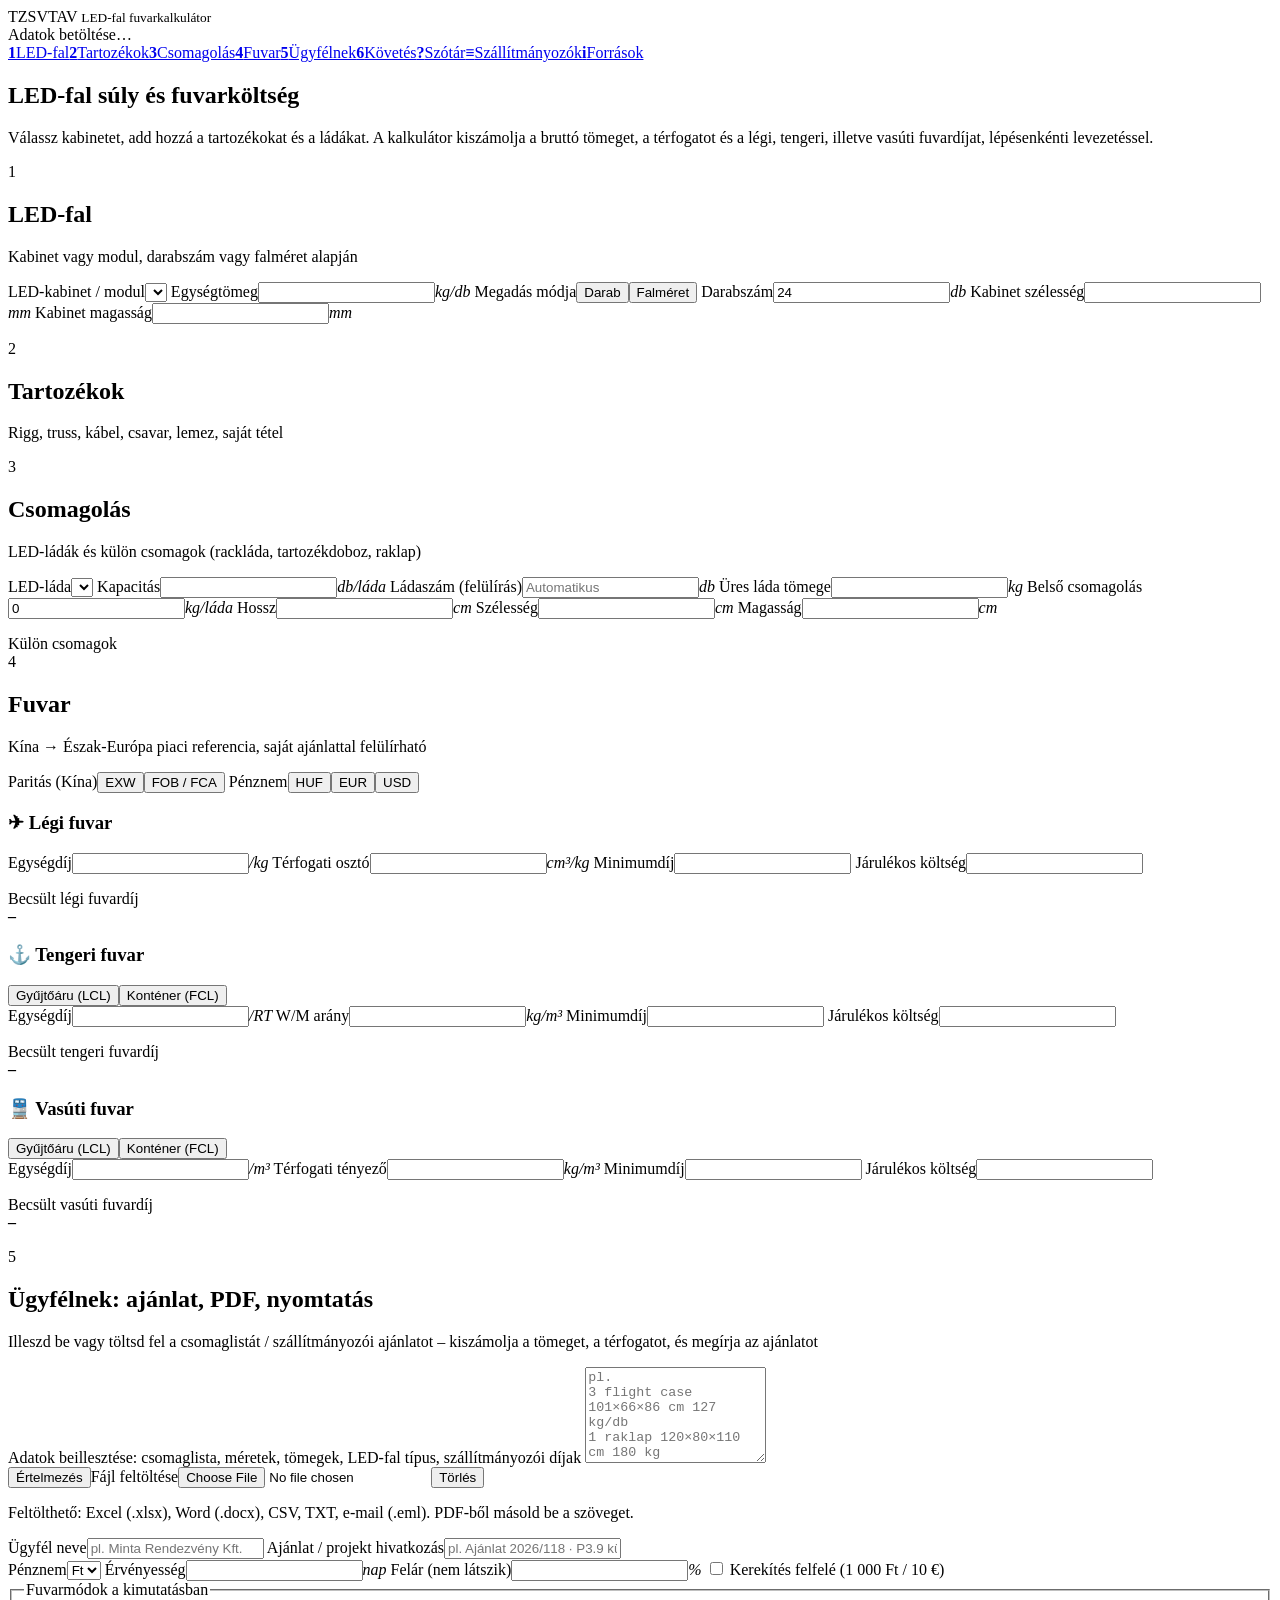
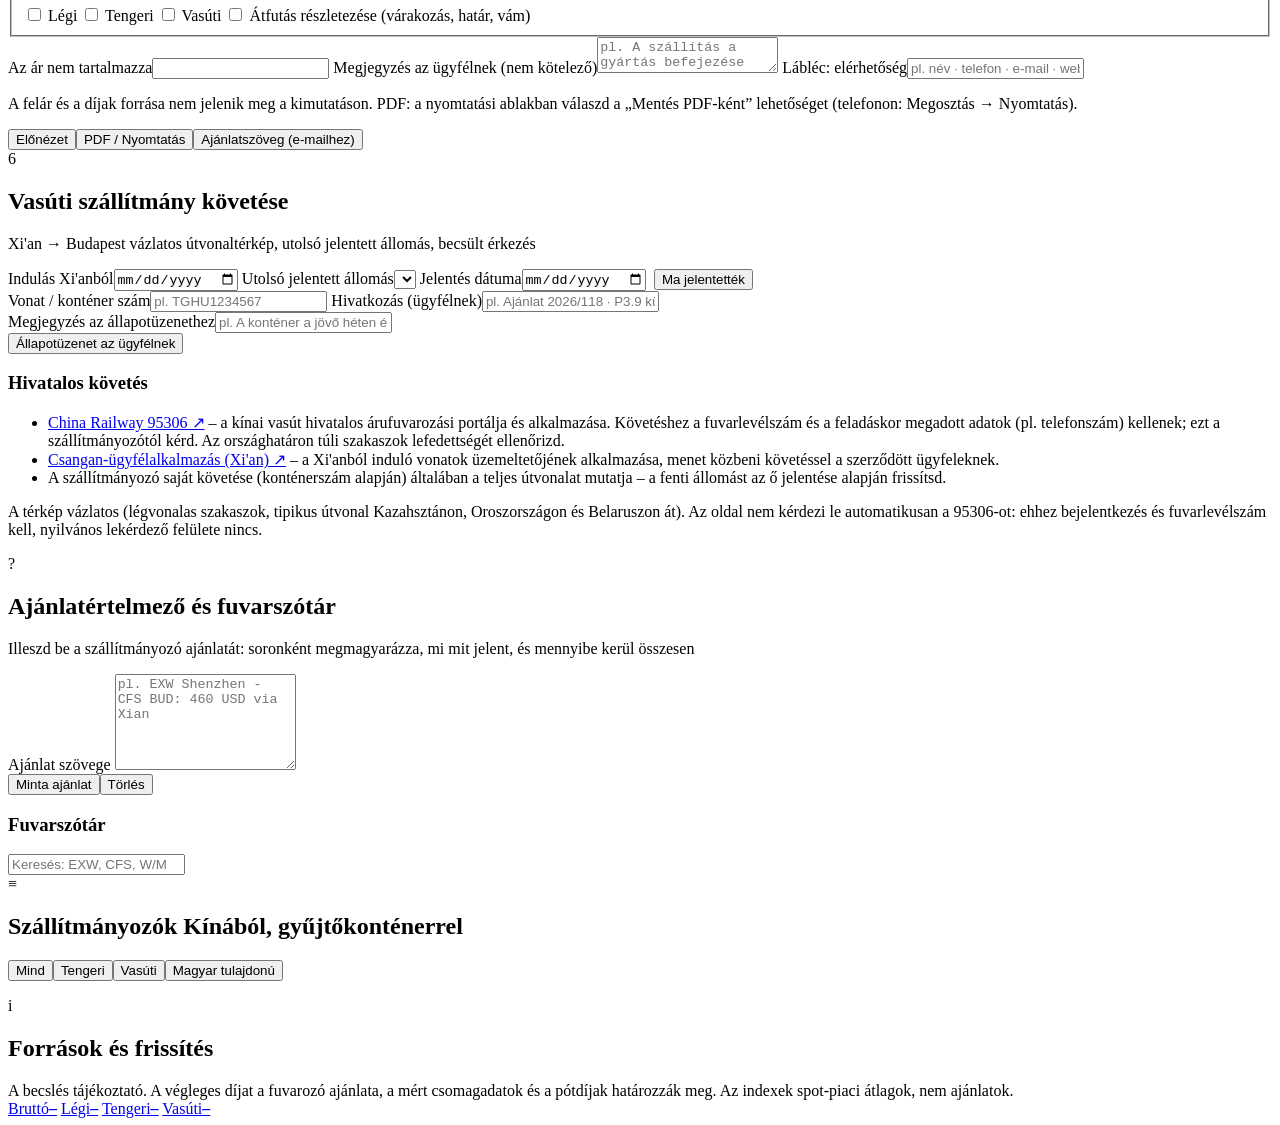
<file: led-fuvar/src/index.html>
<!doctype html>
<html lang="hu">
<head>
<meta charset="utf-8">
<meta name="viewport" content="width=device-width, initial-scale=1, viewport-fit=cover">
<meta name="theme-color" content="#080c16">
<title>LED-fal súly- és fuvarkalkulátor | TZSVTAV</title>
<meta name="description" content="LED-fal súly-, térfogat- és fuvarköltség-becslés légi, tengeri és vasúti szállításhoz, nyilvános adatokból.">
<style>/*__CSS__*/</style>
</head>
<body>
<header class="top">
  <div class="wrap">
    <div class="brand"><i aria-hidden="true"></i>TZSVTAV <small>LED-fal fuvarkalkulátor</small></div>
    <div class="status" id="status" title="Adatforrás állapota"><span class="dot" id="dataDot"></span><span id="dataText">Adatok betöltése…</span></div>
  </div>
  <div class="wrap"><nav class="steps" aria-label="Lépések">
    <a href="#s-fal"><b>1</b>LED-fal</a><a href="#s-tart"><b>2</b>Tartozékok</a><a href="#s-csom"><b>3</b>Csomagolás</a><a href="#s-fuvar"><b>4</b>Fuvar</a><a href="#s-ugyfel"><b>5</b>Ügyfélnek</a><a href="#s-kovetes"><b>6</b>Követés</a><a href="#s-szotar"><b>?</b>Szótár</a><a href="#s-szall"><b>≡</b>Szállítmányozók</a><a href="#s-forras"><b>i</b>Források</a>
  </nav></div>
</header>

<main class="wrap">
  <section class="hero" id="s-top">
    <h1>LED-fal súly és fuvarköltség</h1>
    <p>Válassz kabinetet, add hozzá a tartozékokat és a ládákat. A kalkulátor kiszámolja a bruttó tömeget, a térfogatot és a légi, tengeri, illetve vasúti fuvardíjat, lépésenkénti levezetéssel.</p>
  </section>

  <div class="summary">
    <dl class="kpis" id="kpis" aria-live="polite"></dl>
    <div class="modes" id="modes"></div>
  </div>
  <div class="warn" id="warn" role="status"></div>

  <section class="card panel" id="s-fal">
    <div class="card-h"><span class="no">1</span><div><h2>LED-fal</h2><p>Kabinet vagy modul, darabszám vagy falméret alapján</p></div></div>
    <div class="grid">
      <label class="c2">LED-kabinet / modul<select id="cab"></select></label>
      <label>Egységtömeg<span class="unit"><input id="cabKg" type="number" min="0" step="any" inputmode="decimal"><em>kg/db</em></span></label>
      <label>Megadás módja<span class="seg" role="group" aria-label="Megadás módja"><button type="button" id="byQty" aria-pressed="true">Darab</button><button type="button" id="byWall" aria-pressed="false">Falméret</button></span></label>
      <label id="qtyBox">Darabszám<span class="unit"><input id="qty" type="number" min="0" step="1" inputmode="numeric" value="24"><em>db</em></span></label>
      <label id="wBox" hidden>Fal szélessége<span class="unit"><input id="wallW" type="number" min="0" step="any" inputmode="decimal" value="6"><em>m</em></span></label>
      <label id="hBox" hidden>Fal magassága<span class="unit"><input id="wallH" type="number" min="0" step="any" inputmode="decimal" value="3"><em>m</em></span></label>
      <label id="cwBox">Kabinet szélesség<span class="unit"><input id="cabW" type="number" min="0" step="any" inputmode="decimal"><em>mm</em></span></label>
      <label id="chBox">Kabinet magasság<span class="unit"><input id="cabH" type="number" min="0" step="any" inputmode="decimal"><em>mm</em></span></label>
    </div>
    <div class="info" id="wallInfo" hidden></div>
    <p class="src" id="cabSrc"></p>
  </section>

  <section class="card panel" id="s-tart">
    <div class="card-h"><span class="no">2</span><div><h2>Tartozékok</h2><p>Rigg, truss, kábel, csavar, lemez, saját tétel</p></div></div>
    <div class="rows" id="items"></div>
    <div class="chips" id="itemChips"></div>
  </section>

  <section class="card panel" id="s-csom">
    <div class="card-h"><span class="no">3</span><div><h2>Csomagolás</h2><p>LED-ládák és külön csomagok (rackláda, tartozékdoboz, raklap)</p></div></div>
    <div class="grid">
      <label class="c2">LED-láda<select id="case"></select></label>
      <label>Kapacitás<span class="unit"><input id="caseCap" type="number" min="1" step="1" inputmode="numeric"><em>db/láda</em></span></label>
      <label>Ládaszám (felülírás)<span class="unit"><input id="caseCount" type="number" min="0" step="1" inputmode="numeric" placeholder="Automatikus"><em>db</em></span></label>
      <label>Üres láda tömege<span class="unit"><input id="caseTare" type="number" min="0" step="any" inputmode="decimal"><em>kg</em></span></label>
      <label>Belső csomagolás<span class="unit"><input id="caseFill" type="number" min="0" step="any" inputmode="decimal" value="0"><em>kg/láda</em></span></label>
      <label>Hossz<span class="unit"><input id="caseL" type="number" min="0" step="any" inputmode="decimal"><em>cm</em></span></label>
      <label>Szélesség<span class="unit"><input id="caseWd" type="number" min="0" step="any" inputmode="decimal"><em>cm</em></span></label>
      <label>Magasság<span class="unit"><input id="caseHt" type="number" min="0" step="any" inputmode="decimal"><em>cm</em></span></label>
    </div>
    <div class="info" id="caseInfo"></div>
    <p class="src" id="caseSrc"></p>
    <div class="subt">Külön csomagok</div>
    <div class="rows" id="packs"></div>
    <div class="chips" id="packChips"></div>
  </section>

  <section class="card panel" id="s-fuvar">
    <div class="card-h"><span class="no">4</span><div><h2>Fuvar</h2><p>Kína → Észak-Európa piaci referencia, saját ajánlattal felülírható</p></div></div>
    <div class="fx">
      <label style="width:auto">Paritás (Kína)<span class="seg" role="group" aria-label="Paritás"><button type="button" data-exw="exw" aria-pressed="true">EXW</button><button type="button" data-exw="fob" aria-pressed="false">FOB / FCA</button></span></label>
      <label style="width:auto">Pénznem<span class="seg" role="group" aria-label="Pénznem"><button type="button" data-cur="HUF" aria-pressed="false">HUF</button><button type="button" data-cur="EUR" aria-pressed="false">EUR</button><button type="button" data-cur="USD" aria-pressed="true">USD</button></span></label>
      <span class="fxnote" id="fxNote"></span>
    </div>
    <div class="freight">
      <article class="fcard" id="air" style="--c:var(--air)">
        <h3>✈ Légi fuvar <span id="airTransit"></span></h3>
        <div class="grid">
          <label>Egységdíj<span class="unit"><input data-money="airRate" type="number" min="0" step="any" inputmode="decimal"><em data-cur-unit>/kg</em></span></label>
          <label>Térfogati osztó<span class="unit"><input id="airDiv" type="number" min="1" step="any" inputmode="decimal"><em>cm³/kg</em></span></label>
          <label>Minimumdíj<span class="unit"><input data-money="airMin" type="number" min="0" step="any" inputmode="decimal"><em data-cur-unit></em></span></label>
          <label>Járulékos költség<span class="unit"><input data-money="airExtra" type="number" min="0" step="any" inputmode="decimal"><em data-cur-unit></em></span></label>
        </div>
        <p class="ratebadge" id="airRateSrc"></p>
        <ol class="steps-out" id="airSteps"></ol>
        <div class="total"><span>Becsült légi fuvardíj</span><div><b id="airTotal">–</b><small id="airTotalAlt"></small></div></div>
        <div class="exw" id="airExw"></div>
      </article>

      <article class="fcard" id="sea" style="--c:var(--sea)">
        <h3>⚓ Tengeri fuvar <span id="seaTransit"></span></h3>
        <div style="margin-top:10px"><span class="seg" role="group" aria-label="Tengeri mód"><button type="button" data-sea="lcl" aria-pressed="true">Gyűjtőáru (LCL)</button><button type="button" data-sea="fcl" aria-pressed="false">Konténer (FCL)</button></span></div>
        <div class="grid" id="seaLclBox">
          <label>Egységdíj<span class="unit"><input data-money="seaLclRate" type="number" min="0" step="any" inputmode="decimal"><em data-cur-unit>/RT</em></span></label>
          <label>W/M arány<span class="unit"><input id="seaWM" type="number" min="1" step="any" inputmode="decimal"><em>kg/m³</em></span></label>
          <label>Minimumdíj<span class="unit"><input data-money="seaLclMin" type="number" min="0" step="any" inputmode="decimal"><em data-cur-unit></em></span></label>
          <label>Járulékos költség<span class="unit"><input data-money="seaLclExtra" type="number" min="0" step="any" inputmode="decimal"><em data-cur-unit></em></span></label>
        </div>
        <div class="grid" id="seaFclBox" hidden>
          <label class="c2">Konténer<select id="seaCont"></select></label>
          <label>Díj / konténer<span class="unit"><input data-money="seaFclRate" type="number" min="0" step="any" inputmode="decimal"><em data-cur-unit></em></span></label>
          <label>Kihasználtság<span class="unit"><input id="seaFill" type="number" min="1" max="100" step="1" inputmode="numeric"><em>%</em></span></label>
          <label class="c2">Járulékos költség<span class="unit"><input data-money="seaFclExtra" type="number" min="0" step="any" inputmode="decimal"><em data-cur-unit></em></span></label>
        </div>
        <p class="ratebadge" id="seaRateSrc"></p>
        <ol class="steps-out" id="seaSteps"></ol>
        <div class="total"><span>Becsült tengeri fuvardíj</span><div><b id="seaTotal">–</b><small id="seaTotalAlt"></small></div></div>
        <div class="exw" id="seaExw"></div>
      </article>

      <article class="fcard" id="rail" style="--c:var(--rail)">
        <h3>🚆 Vasúti fuvar <span id="railTransit"></span></h3>
        <div style="margin-top:10px"><span class="seg" role="group" aria-label="Vasúti mód"><button type="button" data-rail="lcl" aria-pressed="true">Gyűjtőáru (LCL)</button><button type="button" data-rail="fcl" aria-pressed="false">Konténer (FCL)</button></span></div>
        <div class="grid" id="railLclBox">
          <label>Egységdíj<span class="unit"><input data-money="railLclRate" type="number" min="0" step="any" inputmode="decimal"><em data-cur-unit>/m³</em></span></label>
          <label>Térfogati tényező<span class="unit"><input id="railFactor" type="number" min="1" step="any" inputmode="decimal"><em>kg/m³</em></span></label>
          <label>Minimumdíj<span class="unit"><input data-money="railLclMin" type="number" min="0" step="any" inputmode="decimal"><em data-cur-unit></em></span></label>
          <label>Járulékos költség<span class="unit"><input data-money="railLclExtra" type="number" min="0" step="any" inputmode="decimal"><em data-cur-unit></em></span></label>
        </div>
        <div class="grid" id="railFclBox" hidden>
          <label class="c2">Konténer<select id="railCont"></select></label>
          <label>Díj / konténer<span class="unit"><input data-money="railFclRate" type="number" min="0" step="any" inputmode="decimal"><em data-cur-unit></em></span></label>
          <label>Kihasználtság<span class="unit"><input id="railFill" type="number" min="1" max="100" step="1" inputmode="numeric"><em>%</em></span></label>
          <label class="c2">Járulékos költség<span class="unit"><input data-money="railFclExtra" type="number" min="0" step="any" inputmode="decimal"><em data-cur-unit></em></span></label>
        </div>
        <p class="ratebadge" id="railRateSrc"></p>
        <ol class="steps-out" id="railSteps"></ol>
        <div class="total"><span>Becsült vasúti fuvardíj</span><div><b id="railTotal">–</b><small id="railTotalAlt"></small></div></div>
        <div class="exw" id="railExw"></div>
      </article>
    </div>
    <p class="src" id="routeNote"></p>
  </section>

  <section class="card panel" id="s-ugyfel">
    <div class="card-h"><span class="no">5</span><div><h2>Ügyfélnek: ajánlat, PDF, nyomtatás</h2><p>Illeszd be vagy töltsd fel a csomaglistát / szállítmányozói ajánlatot – kiszámolja a tömeget, a térfogatot, és megírja az ajánlatot</p></div></div>
    <div class="intake">
      <label class="qlbl" for="inText">Adatok beillesztése: csomaglista, méretek, tömegek, LED-fal típus, szállítmányozói díjak</label>
      <textarea id="inText" rows="6" spellcheck="false" placeholder="pl.&#10;3 flight case 101×66×86 cm 127 kg/db&#10;1 raklap 120×80×110 cm 180 kg&#10;Vasúti díj: EXW Shenzhen - CFS BUD 185 USD/cbm via Xian&#10;Doc ktg 75 EUR&#10;+ vámkezelés"></textarea>
      <div class="qbtns"><button type="button" class="btn primary sm" id="inParse">Értelmezés</button><label class="btn ghost sm filebtn">Fájl feltöltése<input type="file" id="inFile" accept=".txt,.csv,.tsv,.eml,.xlsx,.docx,.pdf"></label><button type="button" class="chip" id="inClear">Törlés</button></div>
      <p class="src" id="inFileMsg">Feltölthető: Excel (.xlsx), Word (.docx), CSV, TXT, e-mail (.eml). PDF-ből másold be a szöveget.</p>
      <div id="inOut" aria-live="polite"></div>
    </div>
    <div class="grid g2">
      <label>Ügyfél neve<input id="docClient" type="text" autocomplete="off" placeholder="pl. Minta Rendezvény Kft."></label>
      <label>Ajánlat / projekt hivatkozás<input id="docRef" type="text" autocomplete="off" placeholder="pl. Ajánlat 2026/118 · P3.9 kültéri fal"></label>
    </div>
    <div class="grid g4 docrow">
      <label>Pénznem<select id="docCur"><option value="HUF">Ft</option><option value="EUR">€</option></select></label>
      <label>Érvényesség<span class="unit"><input id="docValid" type="number" min="0" step="1" inputmode="numeric"><em>nap</em></span></label>
      <label>Felár (nem látszik)<span class="unit"><input id="docMarkup" type="number" min="0" step="1" inputmode="decimal"><em>%</em></span></label>
      <label class="chk"><input id="docRound" type="checkbox"> Kerekítés felfelé (1 000 Ft / 10 €)</label>
    </div>
    <fieldset class="docmodes"><legend>Fuvarmódok a kimutatásban</legend>
      <label class="chk"><input id="docM-air" type="checkbox"> Légi</label>
      <label class="chk"><input id="docM-sea" type="checkbox"> Tengeri</label>
      <label class="chk"><input id="docM-rail" type="checkbox"> Vasúti</label>
      <label class="chk"><input id="docDetail" type="checkbox"> Átfutás részletezése (várakozás, határ, vám)</label>
    </fieldset>
    <label class="full">Az ár nem tartalmazza<input id="docExcl" type="text" autocomplete="off"></label>
    <label class="full">Megjegyzés az ügyfélnek (nem kötelező)<textarea id="docNote" rows="2" placeholder="pl. A szállítás a gyártás befejezése után indul."></textarea></label>
    <label class="full">Lábléc: elérhetőség<input id="docContact" type="text" autocomplete="off" placeholder="pl. név · telefon · e-mail · weboldal"></label>
    <p class="src">A felár és a díjak forrása nem jelenik meg a kimutatáson. PDF: a nyomtatási ablakban válaszd a „Mentés PDF-ként” lehetőséget (telefonon: Megosztás → Nyomtatás).</p>
    <div class="docbtns"><button type="button" class="btn ghost" id="docPreview">Előnézet</button><button type="button" class="btn primary" id="docPrint">PDF / Nyomtatás</button><button type="button" class="btn ghost" id="docText">Ajánlatszöveg (e-mailhez)</button></div>
    <textarea id="docTextOut" class="doctext" rows="14" hidden spellcheck="true"></textarea>
    <div class="docbtns"><button type="button" class="chip" id="docCopy" hidden>Másolás</button></div>
  </section>

  <section class="card panel" id="s-kovetes">
    <div class="card-h"><span class="no">6</span><div><h2>Vasúti szállítmány követése</h2><p>Xi'an → Budapest vázlatos útvonaltérkép, utolsó jelentett állomás, becsült érkezés</p></div></div>
    <div class="tr-wrap">
      <div class="tr-mapbox" id="trMap"></div>
      <dl class="kpis tr-kpis" id="trKpi"></dl>
      <p class="warn show tr-warn" id="trWarn" hidden></p>
    </div>
    <div class="grid g4 docrow">
      <label>Indulás Xi'anból<input id="trDep" type="date"></label>
      <label>Utolsó jelentett állomás<select id="trLast"></select></label>
      <label>Jelentés dátuma<span class="unit"><input id="trLastDate" type="date"></span></label>
      <label>&nbsp;<button type="button" class="chip" id="trToday">Ma jelentették</button></label>
    </div>
    <div class="grid g2 docrow">
      <label>Vonat / konténer szám<input id="trTrain" type="text" autocomplete="off" placeholder="pl. TGHU1234567"></label>
      <label>Hivatkozás (ügyfélnek)<input id="trRef" type="text" autocomplete="off" placeholder="pl. Ajánlat 2026/118 · P3.9 kültéri fal"></label>
    </div>
    <label class="full">Megjegyzés az állapotüzenethez<input id="trNote" type="text" autocomplete="off" placeholder="pl. A konténer a jövő héten érkezik a BILK-be."></label>
    <div class="docbtns"><button type="button" class="btn ghost" id="trText">Állapotüzenet az ügyfélnek</button></div>
    <textarea id="trTextOut" class="doctext" rows="7" hidden></textarea>
    <div class="tr-links">
      <h3 class="in-h">Hivatalos követés</h3>
      <ul>
        <li><a href="https://ec.95306.cn/fwzn/" target="_blank" rel="noopener noreferrer">China Railway 95306 ↗</a> – a kínai vasút hivatalos árufuvarozási portálja és alkalmazása. Követéshez a fuvarlevélszám és a feladáskor megadott adatok (pl. telefonszám) kellenek; ezt a szállítmányozótól kérd. Az országhatáron túli szakaszok lefedettségét ellenőrizd.</li>
        <li><a href="https://apps.apple.com/cn/app/id1492883496" target="_blank" rel="noopener noreferrer">Csangan-ügyfélalkalmazás (Xi'an) ↗</a> – a Xi'anból induló vonatok üzemeltetőjének alkalmazása, menet közbeni követéssel a szerződött ügyfeleknek.</li>
        <li>A szállítmányozó saját követése (konténerszám alapján) általában a teljes útvonalat mutatja – a fenti állomást az ő jelentése alapján frissítsd.</li>
      </ul>
      <p class="src">A térkép vázlatos (légvonalas szakaszok, tipikus útvonal Kazahsztánon, Oroszországon és Belaruszon át). Az oldal nem kérdezi le automatikusan a 95306-ot: ehhez bejelentkezés és fuvarlevélszám kell, nyilvános lekérdező felülete nincs.</p>
    </div>
  </section>

  <section class="card panel" id="s-szotar">
    <div class="card-h"><span class="no">?</span><div><h2>Ajánlatértelmező és fuvarszótár</h2><p>Illeszd be a szállítmányozó ajánlatát: soronként megmagyarázza, mi mit jelent, és mennyibe kerül összesen</p></div></div>
    <div class="qwrap">
      <label class="qlbl" for="qText">Ajánlat szövege</label>
      <textarea id="qText" rows="6" spellcheck="false" placeholder="pl. EXW Shenzhen - CFS BUD: 460 USD via Xian"></textarea>
      <div class="qbtns"><button type="button" class="chip" id="qExample">Minta ajánlat</button><button type="button" class="chip" id="qClear">Törlés</button></div>
      <div id="qOut" aria-live="polite"></div>
    </div>
    <div class="gwrap">
      <h3 class="gh">Fuvarszótár</h3>
      <input type="search" id="gSearch" placeholder="Keresés: EXW, CFS, W/M, THC, vámkezelés…" autocomplete="off">
      <div id="gList"></div>
    </div>
  </section>

  <section class="card panel" id="s-szall">
    <div class="card-h"><span class="no">≡</span><div><h2>Szállítmányozók Kínából, gyűjtőkonténerrel</h2><p id="fwdMeta"></p></div></div>
    <div class="seg" id="fwdFilter" role="group" aria-label="Szűrés"><button type="button" data-f="all" aria-pressed="true">Mind</button><button type="button" data-f="Tengeri" aria-pressed="false">Tengeri</button><button type="button" data-f="Vasúti" aria-pressed="false">Vasúti</button><button type="button" data-f="hu" aria-pressed="false">Magyar tulajdonú</button></div>
    <div class="fwd-grid" id="fwdList"></div>
    <p class="src" id="fwdNote"></p>
  </section>

  <section class="card panel" id="s-forras">
    <div class="card-h"><span class="no">i</span><div><h2>Források és frissítés</h2><p id="srcMeta"></p></div></div>
    <ul class="sources" id="sources"></ul>
  </section>
  <footer>A becslés tájékoztató. A végleges díjat a fuvarozó ajánlata, a mért csomagadatok és a pótdíjak határozzák meg. Az indexek spot-piaci átlagok, nem ajánlatok.</footer>
</main>

<nav class="dock" id="dock" aria-label="Összesítő">
  <a href="#s-top"><span>Bruttó</span><b id="dGross">–</b></a>
  <a href="#air"><span>Légi</span><b id="dAir">–</b></a>
  <a href="#sea"><span>Tengeri</span><b id="dSea">–</b></a>
  <a href="#rail"><span>Vasúti</span><b id="dRail">–</b></a>
</nav>
<div id="docWrap" hidden>
  <div class="doc-bar"><b>Előnézet</b><span></span><button type="button" class="btn primary" id="docPrint2">PDF / Nyomtatás</button><button type="button" class="btn ghost" id="docClose" aria-label="Bezárás">Bezárás</button></div>
  <div class="doc-scroll"><div id="docSheet"></div></div>
</div>
<script type="module">/*__JS__*/</script>
</body>
</html>
</file>
